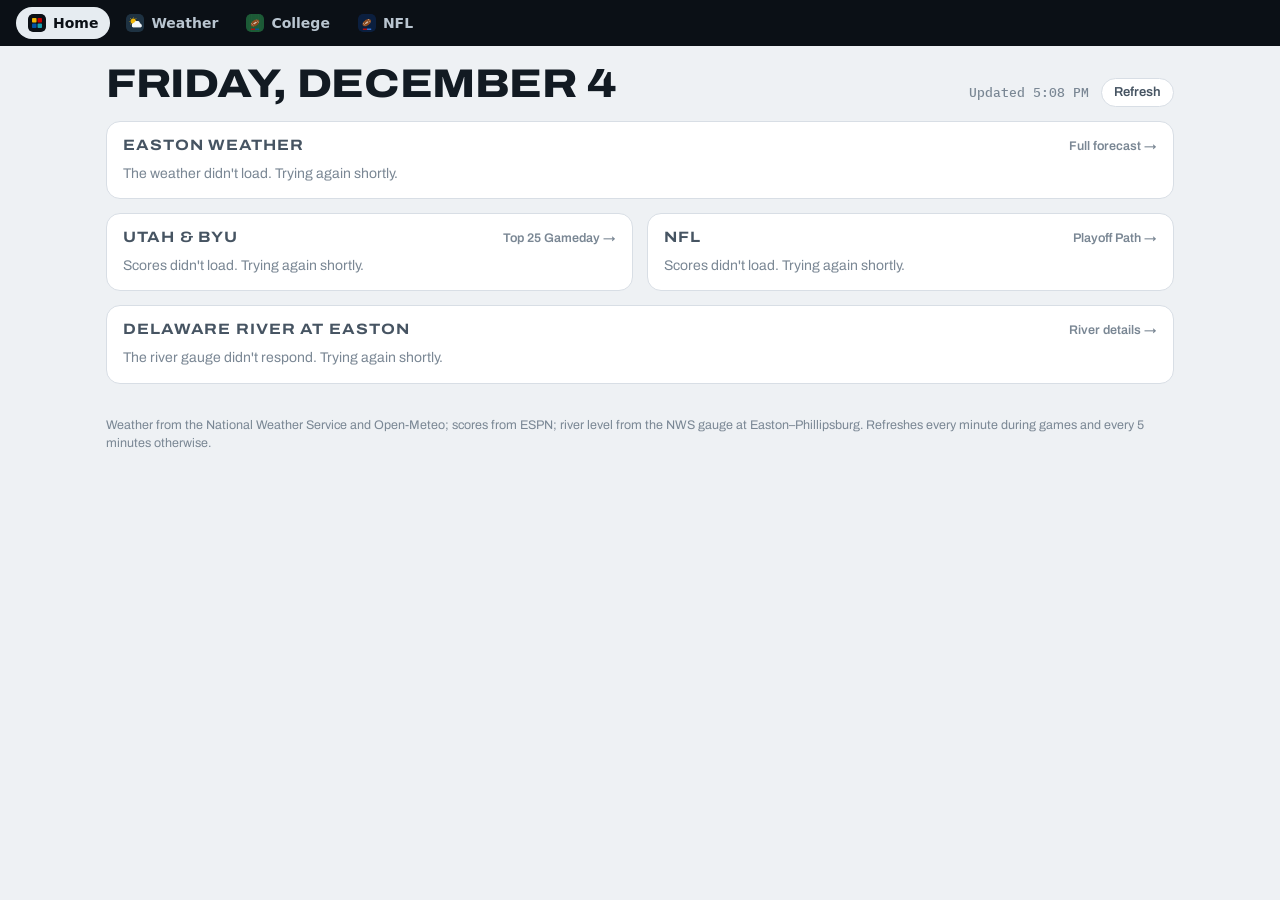
<file: index.html>
<!doctype html>
<html lang="en">
<head>
<meta charset="utf-8">
<meta name="viewport" content="width=device-width,initial-scale=1,viewport-fit=cover">
<title>Dashboards</title>
<link rel="manifest" href="index.webmanifest">
<meta name="theme-color" content="#0B1016">
<link rel="icon" type="image/png" href="icons/home-192.png">
<link rel="apple-touch-icon" href="icons/home-180.png">
<meta name="mobile-web-app-capable" content="yes">
<meta name="apple-mobile-web-app-capable" content="yes">
<meta name="apple-mobile-web-app-status-bar-style" content="black-translucent">
<meta name="apple-mobile-web-app-title" content="Dashboards">
<meta name="app-version" content="2026-11-08.3">
<link rel="stylesheet" href="assets/nav.css">
<link rel="preconnect" href="https://fonts.googleapis.com">
<link rel="preconnect" href="https://fonts.gstatic.com" crossorigin>
<link rel="stylesheet" href="https://fonts.googleapis.com/css2?family=Archivo:wdth,wght@62..125,300..800&family=IBM+Plex+Mono:wght@400;500;600&display=swap">
<style>
/* Layout: a date line, then four glance tiles (weather wide on top; college, NFL, river below).
   Each tile summarizes and links to its full page. */
:root{
  --bg:#EEF1F4; --surface:#FFFFFF; --surface-2:#F3F5F8; --ink:#121A22; --ink-2:#465462; --ink-3:#7A8794; --line:#D8DEE5;
  --warm:#D45A22; --cool:#2E6DB4; --live:#D24A0E; --live-bg:#FCE9DF; --win:#1F7A45; --loss:#B3261E; --warn:#C0392B; --river:#17707C;
  --utah:#C40000; --byu:#0054A6; --den:#E2470F; --phi:#00606B; --sf:#AA0000;
  --display:"Archivo","Helvetica Neue",Arial,sans-serif; --mono:"IBM Plex Mono",ui-monospace,Menlo,Consolas,monospace;
  color-scheme:light;
}
@media (prefers-color-scheme: dark){
  :root:not([data-theme="light"]){
    --bg:#0E141A; --surface:#151D25; --surface-2:#1B252F; --ink:#E5EBF0; --ink-2:#A5B1BC; --ink-3:#778490; --line:#25313C;
    --warm:#FF8A50; --cool:#79AEEA; --live:#FF7B42; --live-bg:#3A2117; --win:#5BCB8A; --loss:#FF7D6E; --warn:#FF6B5B; --river:#4FC1CF;
    --utah:#FF4B45; --byu:#6EA9EE; --den:#FF7A3D; --phi:#4FC1C9; --sf:#FF5A5A;
    color-scheme:dark;
  }
}
:root[data-theme="dark"]{
  --bg:#0E141A; --surface:#151D25; --surface-2:#1B252F; --ink:#E5EBF0; --ink-2:#A5B1BC; --ink-3:#778490; --line:#25313C;
  --warm:#FF8A50; --cool:#79AEEA; --live:#FF7B42; --live-bg:#3A2117; --win:#5BCB8A; --loss:#FF7D6E; --warn:#FF6B5B; --river:#4FC1CF;
  --utah:#FF4B45; --byu:#6EA9EE; --den:#FF7A3D; --phi:#4FC1C9; --sf:#FF5A5A;
  color-scheme:dark;
}
*{box-sizing:border-box}
html,body{margin:0}
body{background:var(--bg);color:var(--ink);font:15px/1.45 var(--display);font-variation-settings:"wdth" 100;-webkit-font-smoothing:antialiased;padding-bottom:env(safe-area-inset-bottom,0px)}
[hidden]{display:none!important}
a{color:inherit}
.wrap{max-width:1100px;margin:0 auto;padding-left:max(16px,env(safe-area-inset-left,0px));padding-right:max(16px,env(safe-area-inset-right,0px))}
main.wrap{padding-block:18px 32px;display:flex;flex-direction:column;gap:14px}
.dateline{display:flex;justify-content:space-between;align-items:baseline;gap:8px 16px;flex-wrap:wrap}
.dateline h1{margin:0;font:800 clamp(28px,5vw,40px)/1 var(--display);font-variation-settings:"wdth" 118;letter-spacing:-.01em;text-transform:uppercase}
.dateline .meta{font:500 12.5px/1.3 var(--mono);color:var(--ink-3);display:flex;gap:12px;align-items:center}
.dateline button{font:600 13px/1 var(--display);color:var(--ink-2);background:var(--surface);border:1px solid var(--line);border-radius:999px;padding:7px 12px;cursor:pointer}
.grid{display:grid;grid-template-columns:minmax(0,1fr);gap:14px}
@media (min-width:760px){.grid{grid-template-columns:repeat(2,minmax(0,1fr))}.tile.wide{grid-column:1/-1}}
.tile{background:var(--surface);border:1px solid var(--line);border-radius:14px;padding:14px 16px;display:flex;flex-direction:column;gap:10px;min-width:0;text-decoration:none;color:inherit;position:relative}
a.tile:hover{border-color:var(--ink-3)}
a.tile:focus-visible{outline:2px solid var(--cool);outline-offset:2px}
.th{display:flex;justify-content:space-between;align-items:baseline;gap:10px}
.th h2{margin:0;font:700 15px/1.2 var(--display);font-variation-settings:"wdth" 115;text-transform:uppercase;letter-spacing:.06em;color:var(--ink-2)}
.th .go{font:600 12.5px/1 var(--display);color:var(--ink-3);white-space:nowrap}
a.tile:hover .go{color:var(--ink)}
.fail{color:var(--ink-3);font-size:14px}
/* weather */
.wx{display:flex;flex-wrap:wrap;gap:12px 26px;align-items:center}
.wx .temp{font:200 64px/.9 var(--display);font-variation-settings:"wdth" 75;letter-spacing:-.02em}
.wx .temp sup{font-size:.35em;vertical-align:1.1em;color:var(--ink-3);font-weight:400;margin-left:2px}
.wx .cond{font:700 18px/1.2 var(--display)}
.wx .sub{color:var(--ink-2);font-size:14px}
.wx .hl{font:500 14px/1.3 var(--mono)} .wx .hl .h{color:var(--warm)} .wx .hl .l{color:var(--cool)}
.wx .next{flex:1 1 260px;min-width:0;border-left:1px solid var(--line);padding-left:18px;color:var(--ink-2);font-size:14px}
.wx .next b{color:var(--ink);display:block;font-size:13px;letter-spacing:.06em;text-transform:uppercase;margin-bottom:2px}
@media (max-width:560px){.wx .next{border-left:0;padding-left:0;border-top:1px solid var(--line);padding-top:10px}}
.alerts{display:flex;flex-direction:column;gap:6px}
.alert{border-left:5px solid var(--warn);background:var(--live-bg);border-radius:6px;padding:6px 10px;font-weight:700;font-size:14px;color:var(--ink)}
.alert span{font:500 12.5px/1.2 var(--mono);color:var(--ink-2);margin-left:6px}
.src{font:500 11.5px/1.3 var(--mono);color:var(--ink-3)}
/* games */
.rows{display:flex;flex-direction:column;gap:8px}
.row{--tc:var(--ink-3);display:grid;grid-template-columns:30px minmax(0,1fr) auto;gap:10px;align-items:center;padding:8px 10px;border-radius:10px;background:var(--surface-2);border-left:4px solid var(--tc)}
.row img{width:30px;height:30px;object-fit:contain}
.row .nm{font:700 16px/1.15 var(--display);min-width:0}
.row .nm small{display:block;font:500 12.5px/1.3 var(--mono);color:var(--ink-3);overflow:hidden;text-overflow:ellipsis;white-space:nowrap}
.row .st{text-align:right;font:500 13px/1.25 var(--mono);color:var(--ink-2);white-space:nowrap}
.row .st b{display:block;font:800 22px/1 var(--display);font-variation-settings:"wdth" 90;color:var(--ink);font-variant-numeric:tabular-nums}
.row .st.w b{color:var(--win)} .row .st.l b{color:var(--loss)}
.row .st.live{color:var(--live)}
.row.minor .nm{font-size:14.5px} .row.minor img{width:24px;height:24px} .row.minor{grid-template-columns:24px minmax(0,1fr) auto;padding:6px 10px}
.row.minor .st b{font-size:18px}
.dot{display:inline-block;width:7px;height:7px;border-radius:50%;background:var(--live);margin-right:5px;vertical-align:1px;animation:blink 1.2s infinite}
@keyframes blink{50%{opacity:.25}}
/* river */
.riv{display:flex;align-items:baseline;gap:10px;flex-wrap:wrap}
.riv .v{font:300 44px/1 var(--display);font-variation-settings:"wdth" 80;font-variant-numeric:tabular-nums}
.riv .v small{font:500 14px/1 var(--mono);color:var(--ink-3);margin-left:4px}
.riv .cat{font:600 13px/1 var(--mono)}
.bar{position:relative;height:10px;border-radius:5px;background:var(--surface-2);border:1px solid var(--line);overflow:hidden}
.bar i{position:absolute;left:0;top:0;bottom:0;background:var(--river)}
.bar s{position:absolute;top:0;bottom:0;width:2px;background:var(--warn);text-decoration:none}
footer.small{color:var(--ink-3);font-size:12.5px;padding-bottom:28px}
@media (prefers-reduced-motion:reduce){*{animation:none!important}}
</style>
</head>
<body>
<nav class="sitenav" aria-label="Dashboards"><div class="sitenav-in"><a href="./" aria-current="page"><img src="icons/home-64.png" alt="">Home</a><a href="weather.html"><img src="icons/weather-64.png" alt="">Weather</a><a href="college.html"><img src="icons/college-64.png" alt="">College</a><a href="nfl.html"><img src="icons/nfl-64.png" alt="">NFL</a></div></nav>

<main class="wrap">
  <div class="dateline">
    <h1 id="today">At a glance</h1>
    <div class="meta"><span id="updated">Loading…</span><button id="refresh" type="button">Refresh</button></div>
  </div>

  <div class="grid">
    <a class="tile wide" href="weather.html" id="t-wx">
      <div class="th"><h2>Easton weather</h2><span class="go">Full forecast →</span></div>
      <div id="wx"><div class="fail">Loading the weather…</div></div>
    </a>
    <a class="tile" href="college.html" id="t-cfb">
      <div class="th"><h2>Utah &amp; BYU</h2><span class="go">Top 25 Gameday →</span></div>
      <div class="rows" id="cfb"><div class="fail">Loading games…</div></div>
    </a>
    <a class="tile" href="nfl.html" id="t-nfl">
      <div class="th"><h2>NFL</h2><span class="go">Playoff Path →</span></div>
      <div class="rows" id="nfl"><div class="fail">Loading games…</div></div>
    </a>
    <a class="tile wide" href="weather.html#riv-h" id="t-riv">
      <div class="th"><h2>Delaware River at Easton</h2><span class="go">River details →</span></div>
      <div id="riv"><div class="fail">Loading the gauge…</div></div>
    </a>
  </div>
</main>
<footer class="wrap small">Weather from the National Weather Service and Open-Meteo; scores from ESPN; river level from the NWS gauge at Easton–Phillipsburg. Refreshes every minute during games and every 5 minutes otherwise.</footer>

<script>
(() => {
  "use strict";
  const LAT = 40.6910, LON = -75.2100, TZ = "America/New_York";
  const ESPN = "https://site.api.espn.com/apis/site/v2/sports/football";
  // ESPN team ids: Utah 254, BYU 252 (Big 12); Broncos 7, Eagles 21, 49ers 25.
  const CFB = [{ id: "254", name: "Utah", c: "--utah" }, { id: "252", name: "BYU", c: "--byu" }];
  const NFL = [{ id: "7", name: "Broncos", c: "--den", main: true }, { id: "21", name: "Eagles", c: "--phi" }, { id: "25", name: "49ers", c: "--sf" }];
  const $ = id => document.getElementById(id);
  const esc = s => String(s ?? "").replace(/[&<>"']/g, c => ({ "&": "&amp;", "<": "&lt;", ">": "&gt;", '"': "&quot;", "'": "&#39;" }[c]));
  const fmt = o => new Intl.DateTimeFormat("en-US", Object.assign({ timeZone: TZ }, o));
  const fDay = fmt({ weekday: "long", month: "long", day: "numeric" }), fTime = fmt({ hour: "numeric", minute: "2-digit" }),
        fKick = fmt({ weekday: "short", hour: "numeric", minute: "2-digit" }), fShort = fmt({ weekday: "short", month: "short", day: "numeric" });
  let anyLive = false, timer = null;

  async function getJSON(url, ms = 15000) {
    const c = new AbortController(); const t = setTimeout(() => c.abort(), ms);
    try { const r = await fetch(url, { signal: c.signal, headers: url.includes("weather.gov") ? { Accept: "application/geo+json" } : {} }); if (!r.ok) throw new Error("HTTP " + r.status); return await r.json(); }
    finally { clearTimeout(t); }
  }
  const WMO = c => c == null ? "" : c === 0 ? "Clear" : c <= 2 ? "Partly cloudy" : c === 3 ? "Cloudy" : c <= 48 ? "Fog"
    : c <= 57 ? "Drizzle" : c <= 67 ? "Rain" : c <= 77 ? "Snow" : c <= 82 ? "Rain showers" : c <= 86 ? "Snow showers" : "Thunderstorms";

  /* ---------- weather ---------- */
  let pointsP = null;
  async function loadWx() {
    const [om, fc, al] = await Promise.allSettled([
      getJSON(`https://api.open-meteo.com/v1/forecast?latitude=${LAT}&longitude=${LON}&current=temperature_2m,apparent_temperature,weather_code&daily=temperature_2m_max,temperature_2m_min&temperature_unit=fahrenheit&timezone=${encodeURIComponent(TZ)}&forecast_days=1`),
      (pointsP = pointsP || getJSON(`https://api.weather.gov/points/${LAT},${LON}`)).then(p => getJSON(p.properties.forecast)),
      getJSON(`https://api.weather.gov/alerts/active?point=${LAT},${LON}`)
    ]);
    if (fc.status === "rejected") pointsP = null;
    const cur = om.status === "fulfilled" ? om.value.current : null;
    const daily = om.status === "fulfilled" ? om.value.daily : null;
    const periods = fc.status === "fulfilled" ? fc.value.properties.periods || [] : [];
    const alerts = al.status === "fulfilled" ? (al.value.features || []).map(f => f.properties) : [];
    if (!cur && !periods.length) { $("wx").innerHTML = `<div class="fail">The weather didn't load. Trying again shortly.</div>`; return; }
    const p0 = periods[0], p1 = periods[1];
    const hi = p0?.isDaytime ? p0.temperature : daily ? Math.round(daily.temperature_2m_max[0]) : null;
    const lo = p0 && !p0.isDaytime ? p0.temperature : p1 && !p1.isDaytime ? p1.temperature : daily ? Math.round(daily.temperature_2m_min[0]) : null;
    const feels = cur && Math.abs(cur.apparent_temperature - cur.temperature_2m) >= 2 ? `Feels like ${Math.round(cur.apparent_temperature)}°` : "";
    $("wx").innerHTML = `
      ${alerts.length ? `<div class="alerts">${alerts.slice(0, 3).map(a => `<div class="alert">${esc(a.event)}${a.ends || a.expires ? `<span>until ${esc(fShort.format(new Date(a.ends || a.expires)))} ${esc(fTime.format(new Date(a.ends || a.expires)))}</span>` : ""}</div>`).join("")}</div>` : ""}
      <div class="wx">
        ${cur ? `<div class="temp">${Math.round(cur.temperature_2m)}<sup>°F</sup></div>
        <div><div class="cond">${esc(WMO(cur.weather_code))}</div><div class="sub">${esc(feels)}</div>
          <div class="hl">${hi != null ? `<span class="h">H ${hi}°</span>` : ""}${hi != null && lo != null ? " · " : ""}${lo != null ? `<span class="l">L ${lo}°</span>` : ""}</div></div>` : ""}
        ${p0 ? `<div class="next"><b>${esc(p0.name)}</b>${esc(p0.detailedForecast)}</div>` : ""}
      </div>
      ${cur ? `<div class="src">Current conditions: Open-Meteo model estimate for Easton. Forecast and alerts: National Weather Service.</div>` : ""}`;
  }

  /* ---------- games ---------- */
  function norm(ev) {
    const c = ev.competitions?.[0] || {}; const ty = (c.status || ev.status || {}).type || {};
    const cs = (c.competitors || []).map(x => ({
      id: String(x.team?.id ?? x.id), abbr: x.team?.abbreviation || "", name: x.team?.shortDisplayName || x.team?.location || "", logo: x.team?.logo || x.team?.logos?.[0]?.href || "",
      score: x.score == null ? null : typeof x.score === "object" ? (x.score.displayValue ?? x.score.value) : x.score, ha: x.homeAway, winner: x.winner === true,
      rank: x.curatedRank?.current && x.curatedRank.current <= 25 ? x.curatedRank.current : null,
      rec: (x.records || []).find(r => r.type === "total")?.summary || x.records?.[0]?.summary || ""
    }));
    return { id: ev.id, date: new Date(ev.date), state: ty.state || "pre", detail: ty.shortDetail || "", cs, neutral: !!c.neutralSite, tv: c.broadcasts?.[0]?.names?.[0] || "" };
  }
  function row(team, events, minor) {
    const g = events.find(e => e.cs.some(x => x.id === team.id));
    if (!g) return `<div class="row${minor ? " minor" : ""}" style="--tc:var(${team.c})"><span></span><span class="nm">${esc(team.name)}<small>No game this week</small></span><span class="st">Bye</span></div>`;
    const me = g.cs.find(x => x.id === team.id), op = g.cs.find(x => x.id !== team.id) || {};
    const vs = me.ha === "home" || g.neutral ? "vs" : "at";
    const opTxt = `${vs} ${op.rank ? "#" + op.rank + " " : ""}${op.name || op.abbr}`;
    let st;
    if (g.state === "in") { anyLive = true; st = `<span class="st live"><b>${esc(me.score)}–${esc(op.score)}</b><span class="dot"></span>${esc(g.detail)}</span>`; }
    else if (g.state === "post") { const w = me.winner, l = op.winner; st = `<span class="st ${w ? "w" : l ? "l" : ""}"><b>${w ? "W" : l ? "L" : "T"} ${esc(me.score)}–${esc(op.score)}</b>${esc(g.detail || "Final")}</span>`; }
    else st = `<span class="st"><b style="font-size:16px">${esc(fKick.format(g.date))}</b>${esc(g.tv)}</span>`;
    return `<div class="row${minor ? " minor" : ""}" style="--tc:var(${team.c})">${me.logo ? `<img src="${esc(me.logo)}" alt="" loading="lazy">` : "<span></span>"}
      <span class="nm">${me.rank ? `<span style="color:var(--ink-3);font-size:.8em">#${me.rank}</span> ` : ""}${esc(team.name)}<small>${esc(me.rec)} · ${esc(opTxt)}</small></span>${st}</div>`;
  }
  async function loadGames() {
    const [cf, nf] = await Promise.allSettled([
      getJSON(`${ESPN}/college-football/scoreboard?groups=4`),   // Big 12 games this week (small; covers Utah and BYU)
      getJSON(`${ESPN}/nfl/scoreboard`)
    ]);
    if (cf.status === "fulfilled") { const evs = (cf.value.events || []).map(norm); $("cfb").innerHTML = CFB.map(t => row(t, evs)).join(""); }
    else $("cfb").innerHTML = `<div class="fail">Scores didn't load. Trying again shortly.</div>`;
    if (nf.status === "fulfilled") { const evs = (nf.value.events || []).map(norm); $("nfl").innerHTML = NFL.map(t => row(t, evs, !t.main)).join(""); }
    else $("nfl").innerHTML = `<div class="fail">Scores didn't load. Trying again shortly.</div>`;
  }

  /* ---------- river ---------- */
  async function loadRiver() {
    try {
      const g = await getJSON("https://api.water.noaa.gov/nwps/v1/gauges/ESTN4");
      const o = g.status?.observed, f = g.status?.forecast, cats = g.flood?.categories || {};
      if (o?.primary == null || o.primary < -900) throw new Error("no reading");
      const minor = cats.minor?.stage ?? 22, major = cats.major?.stage ?? 30, max = Math.max(major + 2, o.primary + 1);
      const catTxt = { no_flooding: "Normal", action: "Near flood stage", minor: "Minor flooding", moderate: "Moderate flooding", major: "Major flooding" }[o.floodCategory] || "Normal";
      $("riv").innerHTML = `<div class="riv"><span class="v">${o.primary.toFixed(2)}<small>ft</small></span><span class="cat" style="color:${o.floodCategory && o.floodCategory !== "no_flooding" ? "var(--warn)" : "var(--win)"}">${catTxt}</span>
          <span class="src">Reading at ${esc(fTime.format(new Date(o.validTime)))}${f?.primary != null && f.primary > -900 ? ` · forecast ${f.primary.toFixed(1)} ft by ${esc(fShort.format(new Date(f.validTime)))}` : ""} · flood stage ${minor} ft</span></div>
        <div class="bar" aria-hidden="true"><i style="width:${Math.min(100, o.primary / max * 100).toFixed(1)}%"></i><s style="left:${(minor / max * 100).toFixed(1)}%"></s></div>`;
    } catch (e) { $("riv").innerHTML = `<div class="fail">The river gauge didn't respond. Trying again shortly.</div>`; }
  }

  async function loadAll() {
    anyLive = false;
    $("refresh").textContent = "Refreshing…";
    $("today").textContent = fDay.format(new Date());
    await Promise.allSettled([loadWx(), loadGames(), loadRiver()]);
    $("refresh").textContent = "Refresh";
    $("updated").textContent = "Updated " + fTime.format(new Date());
    clearTimeout(timer);
    timer = setTimeout(() => { if (!document.hidden) loadAll(); }, anyLive ? 60e3 : 5 * 60e3);
  }
  document.addEventListener("visibilitychange", () => { if (!document.hidden) loadAll(); });
  $("refresh").addEventListener("click", e => { e.preventDefault(); loadAll(); });
  loadAll();
})();
</script>
<script src="assets/update.js" defer></script>
</body>
</html>
</file>
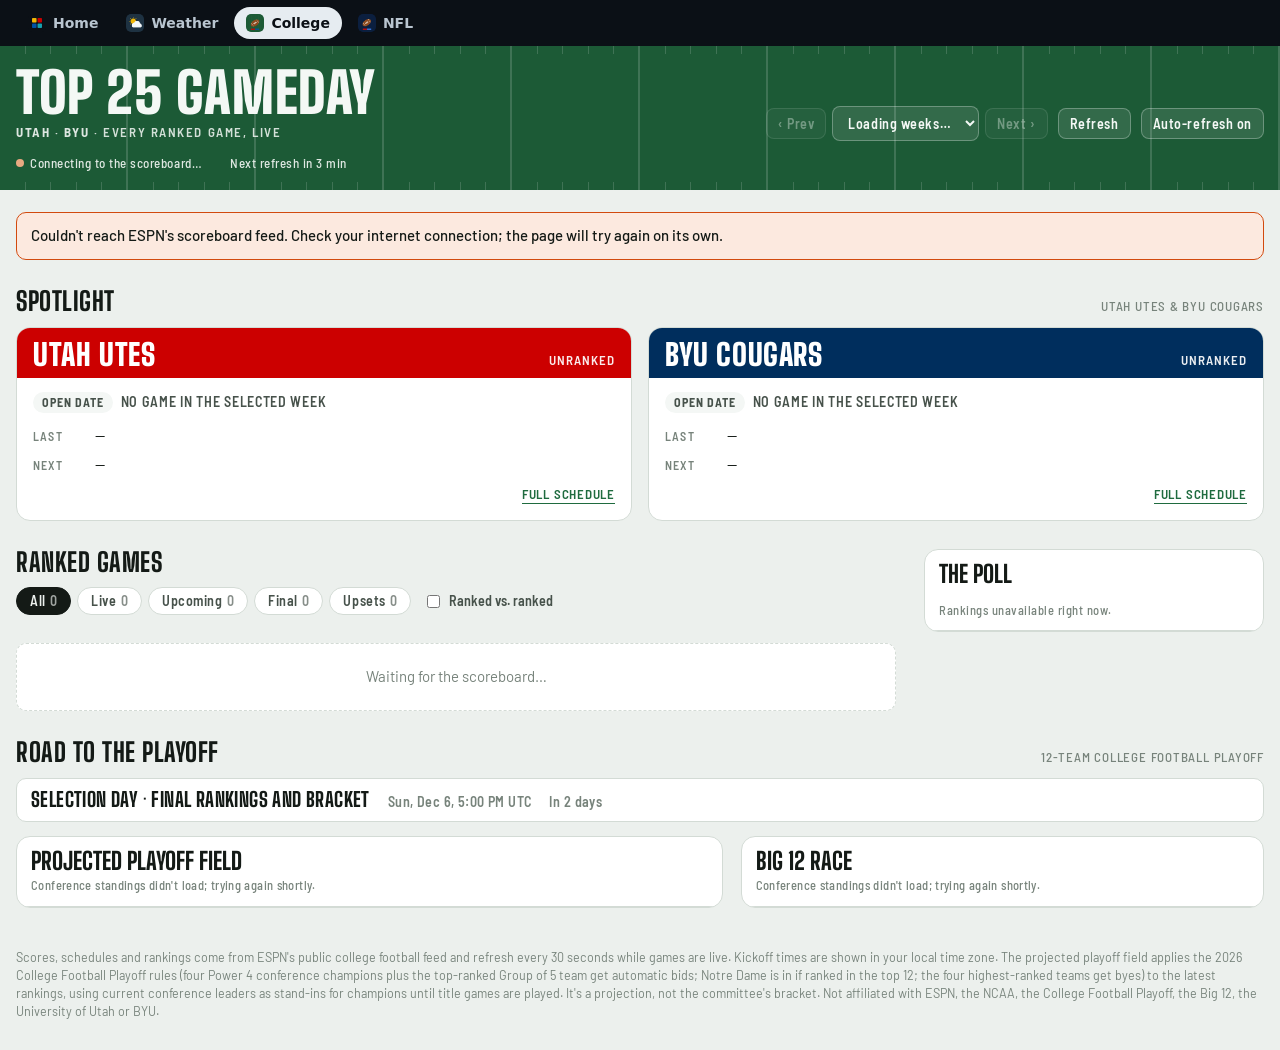
<file: college.html>
<!doctype html>
<html lang="en">
<head>
<meta charset="utf-8">
<meta name="viewport" content="width=device-width,initial-scale=1,viewport-fit=cover">
<title>Top 25 Gameday</title>
<link rel="manifest" href="college.webmanifest">
<meta name="theme-color" content="#0B1016">
<link rel="icon" type="image/png" href="icons/college-192.png">
<link rel="apple-touch-icon" href="icons/college-180.png">
<meta name="mobile-web-app-capable" content="yes">
<meta name="apple-mobile-web-app-capable" content="yes">
<meta name="apple-mobile-web-app-status-bar-style" content="black-translucent">
<meta name="apple-mobile-web-app-title" content="College">
<meta name="app-version" content="2026-11-08.3">
<link rel="stylesheet" href="assets/nav.css">
<link rel="preconnect" href="https://fonts.googleapis.com">
<link rel="preconnect" href="https://fonts.gstatic.com" crossorigin>
<link rel="stylesheet" href="https://fonts.googleapis.com/css2?family=Big+Shoulders+Display:wght@700;800;900&family=Barlow:wght@400;500;600;700&family=Barlow+Semi+Condensed:wght@500;600;700&display=swap">
<style>
/* Layout: turf-green header band with yard lines, then the Utah/BYU spotlight pair,
   then a two-column field: ranked games grid (left) and the poll (right). */
:root{
  --bg:#ECF0ED; --surface:#FFFFFF; --surface-2:#F4F7F5; --ink:#141A16; --ink-2:#47524B; --ink-3:#77837B;
  --line:#D3DBD5; --field:#1C5A36; --field-2:#174C2E; --chalk:#F4F8F5;
  --accent:#1F6B3F; --live:#D24A0E; --live-bg:#FCE9DF; --win:#1D7443; --loss:#A8281C; --gold:#9A6A00; --gold-bg:#FBF0D3;
  --utah:#C40000; --utah-band:#CC0000; --utah-soft:#FBE7E7;
  --byu:#0054A6; --byu-band:#002E5D; --byu-soft:#E3EDF8;
  --display:"Big Shoulders Display","Barlow Semi Condensed","Arial Narrow",Impact,sans-serif;
  --body:"Barlow",system-ui,-apple-system,"Segoe UI",Roboto,sans-serif;
  --label:"Barlow Semi Condensed","Barlow","Arial Narrow",system-ui,sans-serif;
  --r:10px;
  color-scheme:light;
}
@media (prefers-color-scheme: dark){
  :root:not([data-theme="light"]){
    --bg:#0D1310; --surface:#151D18; --surface-2:#1B241F; --ink:#E6ECE8; --ink-2:#A6B2AA; --ink-3:#7A877F;
    --line:#29342D; --field:#123C25; --field-2:#0E301D; --chalk:#E9F1EC;
    --accent:#56C487; --live:#FF7B42; --live-bg:#3A2117; --win:#5BCB8A; --loss:#FF7D6E; --gold:#E9B949; --gold-bg:#33290F;
    --utah:#FF4B45; --utah-band:#B30000; --utah-soft:#2E1717;
    --byu:#6EA9EE; --byu-band:#123F73; --byu-soft:#14243A;
    color-scheme:dark;
  }
}
:root[data-theme="dark"]{
  --bg:#0D1310; --surface:#151D18; --surface-2:#1B241F; --ink:#E6ECE8; --ink-2:#A6B2AA; --ink-3:#7A877F;
  --line:#29342D; --field:#123C25; --field-2:#0E301D; --chalk:#E9F1EC;
  --accent:#56C487; --live:#FF7B42; --live-bg:#3A2117; --win:#5BCB8A; --loss:#FF7D6E; --gold:#E9B949; --gold-bg:#33290F;
  --utah:#FF4B45; --utah-band:#B30000; --utah-soft:#2E1717;
  --byu:#6EA9EE; --byu-band:#123F73; --byu-soft:#14243A;
  color-scheme:dark;
}
*{box-sizing:border-box}
html,body{margin:0}
body{background:var(--bg);color:var(--ink);font:15px/1.45 var(--body);-webkit-font-smoothing:antialiased;
  padding-top:env(safe-area-inset-top,0px);padding-bottom:env(safe-area-inset-bottom,0px)}
img{max-width:100%}
[hidden]{display:none!important}
a{color:inherit}
button,select,input{font:inherit;color:inherit}
:focus-visible{outline:2px solid var(--accent);outline-offset:2px;border-radius:4px}
.wrap{max-width:1280px;margin:0 auto;padding-left:max(16px,env(safe-area-inset-left,0px));padding-right:max(16px,env(safe-area-inset-right,0px))}
.num{font-variant-numeric:tabular-nums}

/* ---------- Header band ---------- */
.band{background:var(--field);color:var(--chalk);position:relative;overflow:hidden}
.band::before{content:"";position:absolute;inset:0;pointer-events:none;opacity:.16;
  background:
   repeating-linear-gradient(90deg, transparent 0 calc(10% - 2px), var(--chalk) calc(10% - 2px) 10%),
   repeating-linear-gradient(90deg, transparent 0 calc(2% - 1px), var(--chalk) calc(2% - 1px) 2%) bottom/100% 8px no-repeat,
   repeating-linear-gradient(90deg, transparent 0 calc(2% - 1px), var(--chalk) calc(2% - 1px) 2%) top/100% 8px no-repeat}
.band .wrap{position:relative;padding-block:22px 18px;display:flex;flex-wrap:wrap;gap:14px 28px;align-items:end;justify-content:space-between}
.brand h1{margin:0;font:900 clamp(34px,6vw,56px)/.9 var(--display);letter-spacing:.01em;text-transform:uppercase;text-wrap:balance}
.brand p{margin:6px 0 0;font:600 13px/1.3 var(--label);letter-spacing:.12em;text-transform:uppercase;opacity:.85}
.brand p b{color:#fff}
.controls{display:flex;flex-wrap:wrap;gap:10px;align-items:center}
.ctl{background:rgba(255,255,255,.1);border:1px solid rgba(255,255,255,.28);color:var(--chalk);border-radius:8px;padding:7px 11px;
  font:600 14px/1.1 var(--label);letter-spacing:.04em;cursor:pointer}
.ctl:hover{background:rgba(255,255,255,.18)}
select.ctl option{color:#141A16}
.wknav{display:inline-flex;gap:6px;align-items:center;min-width:0;max-width:100%}
.wknav select{min-width:0;max-width:min(240px,48vw)}
.ctl:disabled{opacity:.4;cursor:default}
.ctl.toggle[aria-pressed="false"]{opacity:.65}
.meta{font:500 13px/1.3 var(--label);letter-spacing:.04em;opacity:.9;display:flex;gap:6px 14px;flex-wrap:wrap;width:100%}
.meta .dot{display:inline-block;width:8px;height:8px;border-radius:50%;background:#FFB28A;margin-right:6px;vertical-align:1px}
.meta .dot.on{background:#FF6A2B;box-shadow:0 0 0 0 rgba(255,106,43,.7);animation:pulse 1.6s infinite}
@keyframes pulse{0%{box-shadow:0 0 0 0 rgba(255,106,43,.6)}70%{box-shadow:0 0 0 8px rgba(255,106,43,0)}100%{box-shadow:0 0 0 0 rgba(255,106,43,0)}}

main.wrap{padding-block:22px 40px;display:flex;flex-direction:column;gap:28px}
.err{background:var(--live-bg);color:var(--ink);border:1px solid var(--live);border-radius:var(--r);padding:12px 14px;font-weight:500}
.sec-h{display:flex;align-items:baseline;justify-content:space-between;gap:10px;flex-wrap:wrap;margin:0 0 12px}
.sec-h h2{margin:0;font:800 26px/1 var(--display);text-transform:uppercase;letter-spacing:.02em}
.sec-h .sub{color:var(--ink-3);font:500 13px/1.3 var(--label);letter-spacing:.06em;text-transform:uppercase}

/* ---------- Spotlight ---------- */
.spots{display:grid;grid-template-columns:repeat(auto-fit,minmax(min(100%,460px),1fr));gap:16px}
.spot{--team:var(--ink);--team-band:var(--ink);--team-soft:var(--surface-2);background:var(--surface);border-radius:14px;overflow:hidden;
  border:1px solid var(--line);display:flex;flex-direction:column;min-width:0}
.spot.utah{--team:var(--utah);--team-band:var(--utah-band);--team-soft:var(--utah-soft)}
.spot.byu{--team:var(--byu);--team-band:var(--byu-band);--team-soft:var(--byu-soft)}
.spot.both{grid-column:1/-1}
.spot-band{background:var(--team-band);color:#fff;padding:12px 16px 10px;display:flex;justify-content:space-between;align-items:end;gap:10px;flex-wrap:wrap}
.spot.both .spot-band{background:linear-gradient(100deg,var(--utah-band) 0 49.5%,var(--byu-band) 50.5% 100%)}
.spot-band .nm{font:900 30px/.95 var(--display);text-transform:uppercase;letter-spacing:.02em}
.spot-band .tag{font:600 13px/1.2 var(--label);letter-spacing:.08em;text-transform:uppercase;opacity:.92}
.spot-body{padding:14px 16px 16px;display:flex;flex-direction:column;gap:12px;flex:1}
.spot-status{display:flex;gap:8px;align-items:center;flex-wrap:wrap;font:600 14px/1.2 var(--label);letter-spacing:.05em;text-transform:uppercase;color:var(--ink-2)}
.bug{display:flex;flex-direction:column;gap:6px}
.bug-row{display:grid;grid-template-columns:40px minmax(0,1fr) auto;gap:12px;align-items:center;padding:6px 10px;border-radius:8px}
.bug-row.fav{background:var(--team-soft)}
.spot.both .bug-row.fav.u{background:var(--utah-soft)}
.spot.both .bug-row.fav.b{background:var(--byu-soft)}
.bug-row img{width:40px;height:40px;object-fit:contain}
.bug-row .tn{font:700 19px/1.15 var(--body);min-width:0;overflow-wrap:anywhere}
.bug-row .tn small{display:block;font:500 13px/1.2 var(--label);color:var(--ink-3);letter-spacing:.03em}
.bug-row .rk{font:700 13px/1 var(--label);color:var(--ink-3);margin-right:5px}
.bug-row .big{font:800 46px/1 var(--display);font-variant-numeric:tabular-nums;min-width:2ch;text-align:right}
.bug-row.lose .big,.bug-row.lose .tn{color:var(--ink-3)}
.lines{overflow-x:auto}
.lines table{border-collapse:collapse;width:100%;font:600 14px/1 var(--label);font-variant-numeric:tabular-nums;min-width:280px}
.lines th,.lines td{padding:6px 8px;text-align:center;border-bottom:1px solid var(--line)}
.lines th{color:var(--ink-3);font-weight:600;font-size:12px;letter-spacing:.08em}
.lines td:first-child,.lines th:first-child{text-align:left}
.lines td.t{font-weight:700;color:var(--ink)}
.play{background:var(--surface-2);border-radius:8px;padding:10px 12px;font-size:14px;color:var(--ink-2)}
.play b{display:block;font:600 12px/1 var(--label);letter-spacing:.1em;text-transform:uppercase;color:var(--ink-3);margin-bottom:5px}
.spot-foot{margin-top:auto;display:flex;justify-content:space-between;gap:8px 14px;flex-wrap:wrap;font-size:13px;color:var(--ink-3);align-items:center}
.gc{font:600 13px/1 var(--label);letter-spacing:.06em;text-transform:uppercase;color:var(--accent);text-decoration:none;border-bottom:1px solid currentColor;padding-bottom:2px}
.gc:hover{color:var(--ink)}
.offweek{display:grid;gap:8px}
.offweek .ln{display:grid;grid-template-columns:52px minmax(0,1fr);gap:10px;align-items:baseline;font-size:15px}
.offweek .ln b{font:600 12px/1 var(--label);letter-spacing:.1em;text-transform:uppercase;color:var(--ink-3)}

/* mini field */
.fieldbar{position:relative;height:34px;border-radius:6px;overflow:hidden;background:var(--field);
  background-image:repeating-linear-gradient(90deg,transparent 0 calc(10% - 1px),rgba(255,255,255,.35) calc(10% - 1px) 10%);
  margin-inline:0}
.fieldbar .ez{position:absolute;top:0;bottom:0;width:8%;display:grid;place-items:center;color:#fff;font:800 11px/1 var(--label);letter-spacing:.08em;writing-mode:vertical-rl;transform:rotate(180deg)}
.fieldbar .ez.r{right:0;transform:none}
.fieldbar .play-area{position:absolute;left:8%;right:8%;top:0;bottom:0}
.fieldbar .ball{position:absolute;top:50%;width:16px;height:10px;margin:-5px 0 0 -8px;background:#8B4A1E;border:1.5px solid #fff;border-radius:50%;transition:left .6s ease}
.fieldbar .arrow{position:absolute;top:50%;height:2px;background:#FFD24A;margin-top:-1px;transition:left .6s ease,width .6s ease}
.fieldbar .rz{position:absolute;top:0;bottom:0;background:rgba(220,40,40,.28)}
.fieldcap{display:flex;justify-content:space-between;gap:8px;font:600 13px/1.2 var(--label);letter-spacing:.04em;color:var(--ink-2);margin-top:6px;flex-wrap:wrap}
.fieldcap .rzt{color:var(--loss)}

/* ---------- Pills & chips ---------- */
.pill{display:inline-flex;align-items:center;gap:6px;border-radius:999px;padding:3px 9px;font:700 12px/1.2 var(--label);letter-spacing:.08em;text-transform:uppercase;background:var(--surface-2);color:var(--ink-2);white-space:nowrap}
.pill.live{background:var(--live-bg);color:var(--live)}
.pill.live::before{content:"";width:7px;height:7px;border-radius:50%;background:currentColor;animation:blink 1.2s infinite}
@keyframes blink{50%{opacity:.25}}
.pill.final{background:transparent;border:1px solid var(--line);color:var(--ink-2)}
.chip{display:inline-block;border-radius:4px;padding:2px 6px;font:700 11px/1.2 var(--label);letter-spacing:.08em;text-transform:uppercase;background:var(--gold-bg);color:var(--gold)}
.chip.rr{background:var(--surface-2);color:var(--ink-2);border:1px solid var(--line)}

/* ---------- Main columns ---------- */
.cols{display:grid;grid-template-columns:minmax(0,1fr);gap:28px}
@media (min-width:1060px){.cols{grid-template-columns:minmax(0,1fr) 340px}}
.tabs{display:flex;flex-wrap:wrap;gap:6px;align-items:center}
.tab{background:var(--surface);border:1px solid var(--line);border-radius:999px;padding:6px 13px;cursor:pointer;font:600 14px/1 var(--label);letter-spacing:.04em;color:var(--ink-2)}
.tab[aria-pressed="true"]{background:var(--ink);color:var(--bg);border-color:var(--ink)}
.tab .c{opacity:.65;margin-left:4px;font-variant-numeric:tabular-nums}
.chk{display:inline-flex;gap:6px;align-items:center;font:600 14px/1 var(--label);color:var(--ink-2);margin-left:6px;cursor:pointer}
.games{display:grid;grid-template-columns:repeat(auto-fill,minmax(min(100%,290px),1fr));gap:12px;margin-top:14px}
.game{background:var(--surface);border:1px solid var(--line);border-radius:var(--r);padding:10px 12px 10px;display:flex;flex-direction:column;gap:6px;min-width:0}
.game.live{border-color:color-mix(in srgb,var(--live) 45%,var(--line))}
.game.utah{box-shadow:inset 4px 0 0 var(--utah)}
.game.byu{box-shadow:inset 4px 0 0 var(--byu)}
.game.utah.byu{box-shadow:inset 4px 0 0 var(--utah),inset -4px 0 0 var(--byu)}
.g-top{display:flex;justify-content:space-between;align-items:center;gap:8px;flex-wrap:wrap;min-height:22px}
.g-top .tv{font:600 12px/1 var(--label);letter-spacing:.06em;color:var(--ink-3);text-transform:uppercase}
.trow{display:grid;grid-template-columns:24px 26px minmax(0,1fr) auto;gap:8px;align-items:center}
.trow img{width:26px;height:26px;object-fit:contain}
.trow .rk{font:700 13px/1 var(--label);color:var(--ink-3);text-align:right;font-variant-numeric:tabular-nums}
.trow .tn{font-weight:600;font-size:15.5px;min-width:0;overflow:hidden;text-overflow:ellipsis;white-space:nowrap}
.trow .tn small{font:500 12.5px/1 var(--label);color:var(--ink-3);margin-left:6px;letter-spacing:.02em}
.trow .sc{font:800 26px/1 var(--display);font-variant-numeric:tabular-nums;min-width:2ch;text-align:right;display:flex;align-items:center;gap:6px}
.trow.lose .tn,.trow.lose .sc{color:var(--ink-3)}
.trow.fav-utah .tn{color:var(--utah)}
.trow.fav-byu .tn{color:var(--byu)}
.ballico{width:12px;height:8px;flex:none;color:var(--live)}
.g-foot{display:flex;justify-content:space-between;align-items:center;gap:6px 10px;flex-wrap:wrap;border-top:1px solid var(--line);padding-top:7px;margin-top:2px;font-size:13px;color:var(--ink-3)}
.g-foot .dd{color:var(--ink-2);font-weight:600}
.g-foot .dd.rz{color:var(--loss)}
.empty{background:var(--surface);border:1px dashed var(--line);border-radius:var(--r);padding:22px;color:var(--ink-3);text-align:center;margin-top:14px}

/* ---------- Poll ---------- */
.poll{background:var(--surface);border:1px solid var(--line);border-radius:14px;overflow:hidden;align-self:start}
@media (min-width:1060px){.poll{position:sticky;top:12px}}
.poll-h{padding:12px 14px;border-bottom:1px solid var(--line);display:flex;flex-direction:column;gap:8px}
.poll-h h2{margin:0;font:800 24px/1 var(--display);text-transform:uppercase}
.poll-h .sub{font:500 12.5px/1.3 var(--label);color:var(--ink-3);letter-spacing:.04em}
.poll ol{list-style:none;margin:0;padding:0}
.poll li{display:grid;grid-template-columns:26px 28px 22px minmax(0,1fr) auto;gap:8px;align-items:center;padding:7px 14px;border-bottom:1px solid var(--line);font-size:14.5px}
.poll li:last-child{border-bottom:0}
.poll li.utah{background:var(--utah-soft)}
.poll li.byu{background:var(--byu-soft)}
.poll .pr{font:800 20px/1 var(--display);text-align:right;font-variant-numeric:tabular-nums}
.poll .tr{font:600 11px/1 var(--label);text-align:center;color:var(--ink-3)}
.poll .tr.up{color:var(--win)} .poll .tr.dn{color:var(--loss)}
.poll img{width:22px;height:22px;object-fit:contain}
.poll .pt{min-width:0;font-weight:600;overflow:hidden;text-overflow:ellipsis;white-space:nowrap}
.poll .pt small{font:500 12px/1 var(--label);color:var(--ink-3);margin-left:5px}
.poll .ws{font:600 12.5px/1.15 var(--label);letter-spacing:.02em;text-align:right;white-space:nowrap;font-variant-numeric:tabular-nums;color:var(--ink-3)}
.poll .ws.w{color:var(--win)} .poll .ws.l{color:var(--loss)} .poll .ws.lv{color:var(--live)}
.rv{padding:10px 14px;border-top:1px solid var(--line);font-size:13.5px;color:var(--ink-2)}
.rv b{font:600 12px/1 var(--label);letter-spacing:.1em;text-transform:uppercase;color:var(--ink-3);display:block;margin-bottom:4px}
.pollsel{display:flex;gap:6px;flex-wrap:wrap}
.pollsel .tab{padding:4px 10px;font-size:13px}

/* ---------- Road to the Playoff ---------- */
.cfp-next{display:flex;flex-wrap:wrap;gap:6px 18px;align-items:baseline;background:var(--surface);border:1px solid var(--line);border-radius:10px;padding:10px 14px;margin-bottom:14px;font:600 14px/1.3 var(--label);letter-spacing:.03em}
.cfp-next b{font:800 20px/1 var(--display);text-transform:uppercase;letter-spacing:.02em}
.cfp-next span{color:var(--ink-3)}
.road{display:grid;grid-template-columns:minmax(0,1fr);gap:18px}
@media (min-width:1060px){.road{grid-template-columns:minmax(0,1.35fr) minmax(0,1fr)}}
.rcard{background:var(--surface);border:1px solid var(--line);border-radius:14px;overflow:hidden;min-width:0;align-self:start}
.rcard-h{padding:12px 14px;border-bottom:1px solid var(--line);display:flex;flex-direction:column;gap:4px}
.rcard-h h3{margin:0;font:800 24px/1 var(--display);text-transform:uppercase}
.rcard-h .sub{font:500 12.5px/1.35 var(--label);color:var(--ink-3);letter-spacing:.03em}
.favpath{display:grid;gap:6px;padding:10px 14px;border-bottom:1px solid var(--line)}
.favpath div{font-size:14px;color:var(--ink-2);padding:7px 10px;border-radius:8px}
.favpath .utah{background:var(--utah-soft)} .favpath .byu{background:var(--byu-soft)}
.favpath b{color:var(--ink)}
.quads{display:grid;grid-template-columns:minmax(0,1fr);gap:0}
.semi{font:600 11.5px/1 var(--label);letter-spacing:.12em;text-transform:uppercase;color:var(--ink-3);padding:10px 14px 4px}
.quad{display:grid;grid-template-columns:minmax(0,1fr) minmax(0,1.25fr);gap:10px;align-items:center;padding:8px 14px;border-bottom:1px solid var(--line)}
.quad .vs{font:600 11px/1 var(--label);color:var(--ink-3);text-transform:uppercase;letter-spacing:.08em;margin-bottom:4px}
.bt{display:grid;grid-template-columns:24px 22px minmax(0,1fr);gap:7px;align-items:center;font-size:14px;padding:3px 0}
.bt .sd{font:800 18px/1 var(--display);text-align:right;font-variant-numeric:tabular-nums}
.bt img{width:22px;height:22px;object-fit:contain}
.bt .nm{min-width:0;overflow:hidden;text-overflow:ellipsis;white-space:nowrap;font-weight:600}
.bt .nm small{font:500 11.5px/1 var(--label);color:var(--ink-3);margin-left:5px;font-weight:500;letter-spacing:.02em}
.bt.utah .nm{color:var(--utah)} .bt.byu .nm{color:var(--byu)}
.bt.bye .nm::after{content:"Bye";font:700 10.5px/1 var(--label);letter-spacing:.08em;text-transform:uppercase;color:var(--win);margin-left:6px}
.fr{border-left:2px solid var(--line);padding-left:10px}
.fr .host{font:500 11.5px/1.2 var(--label);color:var(--ink-3);letter-spacing:.02em}
.outs{padding:10px 14px 14px;display:grid;gap:4px}
.outs .bt .sd{font-size:14px;color:var(--ink-3)}
.rnote{padding:10px 14px 14px;font-size:12.5px;color:var(--ink-3);line-height:1.45}
.b12 table{width:100%;border-collapse:collapse;font-size:14px}
.b12 th{font:600 11px/1 var(--label);letter-spacing:.08em;text-transform:uppercase;color:var(--ink-3);padding:7px 10px;text-align:right}
.b12 th:first-child,.b12 td:first-child{text-align:left}
.b12 td{padding:6px 10px;border-top:1px solid var(--line);text-align:right;font-variant-numeric:tabular-nums;white-space:nowrap}
.b12 td:first-child{display:flex;gap:8px;align-items:center;font-weight:600;white-space:nowrap}
.b12 td:first-child img{width:20px;height:20px;object-fit:contain}
.b12 td:first-child .rk{font:700 12px/1 var(--label);color:var(--ink-3);min-width:18px;text-align:right}
.b12 tr.utah td{background:var(--utah-soft)} .b12 tr.byu td{background:var(--byu-soft)}
.b12 tr.line td{border-top:2px dashed var(--ink-3)}
.b12 td.tline{display:table-cell;font:600 11px/1 var(--label);letter-spacing:.1em;text-transform:uppercase;color:var(--ink-3);padding:6px 10px;text-align:center !important;background:var(--surface-2)}
.remain{padding:10px 14px 14px;display:grid;gap:10px}
.remain h4{margin:0 0 4px;font:800 17px/1 var(--display);text-transform:uppercase}
.remain h4.utah{color:var(--utah)} .remain h4.byu{color:var(--byu)}
.remain ul{list-style:none;margin:0;padding:0;display:grid;gap:3px;font-size:13.5px}
.remain li{display:flex;justify-content:space-between;gap:10px}
.remain li span:last-child{color:var(--ink-3);font:500 12.5px/1.3 var(--label);white-space:nowrap}
.remain li.hw{font-weight:700}
.rounds{display:grid;grid-template-columns:repeat(auto-fit,minmax(min(100%,260px),1fr));gap:12px;padding:12px 14px}
.rounds h4{margin:0 0 8px;font:800 18px/1 var(--display);text-transform:uppercase}
.rounds .games{margin-top:0;grid-template-columns:minmax(0,1fr)}
@media (max-width:560px){.quad{grid-template-columns:minmax(0,1fr);gap:6px}.fr{margin-left:16px}}
.chip.cfp{background:var(--surface-2);color:var(--ink);border:1px solid var(--line)}
footer.small{color:var(--ink-3);font-size:12.5px;padding-block:0 30px}
.skel{height:180px;border-radius:14px;background:linear-gradient(90deg,var(--surface) 0%,var(--surface-2) 50%,var(--surface) 100%);background-size:200% 100%;animation:sh 1.4s infinite;border:1px solid var(--line)}
@keyframes sh{to{background-position:-200% 0}}
@media (prefers-reduced-motion:reduce){*{animation:none!important;transition:none!important}}
@media (max-width:520px){
  .bug-row{grid-template-columns:32px minmax(0,1fr) auto;gap:10px}
  .bug-row img{width:32px;height:32px}
  .bug-row .big{font-size:38px}
  .spot-band .nm{font-size:26px}
}
</style>
</head>
<body>
<nav class="sitenav" aria-label="Dashboards"><div class="sitenav-in"><a href="./"><img src="icons/home-64.png" alt="">Home</a><a href="weather.html"><img src="icons/weather-64.png" alt="">Weather</a><a href="college.html" aria-current="page"><img src="icons/college-64.png" alt="">College</a><a href="nfl.html"><img src="icons/nfl-64.png" alt="">NFL</a></div></nav>

<div class="band">
  <div class="wrap">
    <div class="brand">
      <h1>Top 25 Gameday</h1>
      <p><b>Utah</b> · <b>BYU</b> · every ranked game, live</p>
    </div>
    <div class="controls">
      <span class="wknav">
        <button id="prevwk" class="ctl" type="button" aria-label="Previous week" disabled>‹ Prev</button>
        <select id="week" class="ctl" aria-label="Week"><option>Loading weeks…</option></select>
        <button id="nextwk" class="ctl" type="button" aria-label="Next week" disabled>Next ›</button>
      </span>
      <button id="refresh" class="ctl" type="button">Refresh</button>
      <button id="auto" class="ctl toggle" type="button" aria-pressed="true">Auto-refresh on</button>
    </div>
    <div class="meta" aria-live="polite">
      <span><span id="dot" class="dot"></span><span id="livecount">Connecting to the scoreboard…</span></span>
      <span id="updated"></span>
      <span id="next"></span>
    </div>
  </div>
</div>

<main class="wrap">
  <div id="err" class="err" hidden></div>

  <section aria-labelledby="spot-h">
    <div class="sec-h"><h2 id="spot-h">Spotlight</h2><span class="sub" id="spot-sub">Utah Utes &amp; BYU Cougars</span></div>
    <div id="spots" class="spots"><div class="skel"></div><div class="skel"></div></div>
  </section>

  <div class="cols">
    <section aria-labelledby="games-h">
      <div class="sec-h"><h2 id="games-h">Ranked games</h2><span class="sub" id="games-sub"></span></div>
      <div class="tabs" role="group" aria-label="Filter games">
        <button class="tab" type="button" data-f="all" aria-pressed="true">All<span class="c" id="c-all"></span></button>
        <button class="tab" type="button" data-f="in" aria-pressed="false">Live<span class="c" id="c-in"></span></button>
        <button class="tab" type="button" data-f="pre" aria-pressed="false">Upcoming<span class="c" id="c-pre"></span></button>
        <button class="tab" type="button" data-f="post" aria-pressed="false">Final<span class="c" id="c-post"></span></button>
        <button class="tab" type="button" data-f="upset" aria-pressed="false">Upsets<span class="c" id="c-upset"></span></button>
        <label class="chk"><input type="checkbox" id="rr"> Ranked vs. ranked</label>
      </div>
      <div id="games" class="games"></div>
    </section>

    <aside class="poll" aria-labelledby="poll-h">
      <div class="poll-h">
        <h2 id="poll-h">The Poll</h2>
        <div class="pollsel" id="pollsel" role="group" aria-label="Choose poll"></div>
        <div class="sub" id="poll-sub">Loading rankings…</div>
      </div>
      <ol id="poll"></ol>
      <div class="rv" id="rv" hidden></div>
    </aside>
  </div>

  <section aria-labelledby="road-h" id="roadsec">
    <div class="sec-h"><h2 id="road-h">Road to the Playoff</h2><span class="sub" id="road-sub">12-team College Football Playoff</span></div>
    <div class="cfp-next" id="cfp-next" hidden></div>
    <div class="road">
      <div class="rcard" id="bracket"><div class="skel" style="border:0"></div></div>
      <div class="rcard b12" id="b12"><div class="skel" style="border:0"></div></div>
    </div>
  </section>
</main>

<footer class="wrap small">
  Scores, schedules and rankings come from ESPN's public college football feed and refresh every 30 seconds while games are live.
  Kickoff times are shown in your local time zone. The projected playoff field applies the 2026 College Football Playoff rules (four Power 4 conference champions plus the top-ranked Group of 5 team get automatic bids; Notre Dame is in if ranked in the top 12; the four highest-ranked teams get byes) to the latest rankings, using current conference leaders as stand-ins for champions until title games are played. It's a projection, not the committee's bracket. Not affiliated with ESPN, the NCAA, the College Football Playoff, the Big 12, the University of Utah or BYU.
</footer>

<script>
(() => {
  "use strict";
  const API = "https://site.api.espn.com/apis/site/v2/sports/football/college-football";
  // Teams pinned to the spotlight. ESPN team ids: Utah 254, BYU 252.
  const FAVS = [
    { id: "254", abbr: "UTAH", key: "utah", name: "Utah Utes", short: "Utah" },
    { id: "252", abbr: "BYU",  key: "byu",  name: "BYU Cougars", short: "BYU" }
  ];
  const favById = Object.fromEntries(FAVS.map(f => [f.id, f]));

  const S = {
    week: null,            // {type, week} or null for current
    current: null,         // {type, week} reported by ESPN for the default call
    calendar: [],
    events: [],
    polls: [],
    pollKey: null,
    filter: "all",
    rrOnly: false,
    auto: true,
    sched: {},             // favId -> {at, last, next, record}
    lastOk: null,
    nextAt: null,
    timer: null,
    loading: false
  };
  try {
    const saved = JSON.parse(localStorage.getItem("t25g") || "{}");
    if (saved.filter) S.filter = saved.filter;
    if (typeof saved.rrOnly === "boolean") S.rrOnly = saved.rrOnly;
    if (typeof saved.auto === "boolean") S.auto = saved.auto;
    // Only a poll the viewer actually clicked is remembered; cfpSeen marks that CFP was already offered.
    if (saved.pollPick) S.pollPick = saved.pollPick;
    if (saved.cfpSeen) S.cfpSeen = true;
  } catch (e) {}
  const save = () => { try { localStorage.setItem("t25g", JSON.stringify({ filter: S.filter, rrOnly: S.rrOnly, auto: S.auto, pollPick: S.pollPick || null, cfpSeen: !!S.cfpSeen })); } catch (e) {} };

  const $ = id => document.getElementById(id);
  const esc = s => String(s ?? "").replace(/[&<>"']/g, c => ({ "&": "&amp;", "<": "&lt;", ">": "&gt;", '"': "&quot;", "'": "&#39;" }[c]));
  const fmtKick = new Intl.DateTimeFormat(undefined, { weekday: "short", hour: "numeric", minute: "2-digit" });
  const fmtDate = new Intl.DateTimeFormat(undefined, { weekday: "short", month: "short", day: "numeric" });
  const fmtClock = new Intl.DateTimeFormat(undefined, { hour: "numeric", minute: "2-digit", second: "2-digit" });
  const BALL = '<svg class="ballico" viewBox="0 0 16 10" aria-label="Has the ball" role="img"><ellipse cx="8" cy="5" rx="7.5" ry="4.5" fill="currentColor"/><path d="M5 5h6M6.5 3.8v2.4M8 3.8v2.4M9.5 3.8v2.4" stroke="#fff" stroke-width="1"/></svg>';

  async function getJSON(url, ms = 12000) {
    const ctrl = new AbortController();
    const t = setTimeout(() => ctrl.abort(), ms);
    try {
      const r = await fetch(url, { signal: ctrl.signal, cache: "no-store" });
      if (!r.ok) throw new Error("HTTP " + r.status);
      return await r.json();
    } finally { clearTimeout(t); }
  }

  /* ---------- Normalizing ESPN shapes ---------- */
  function scoreOf(x) {
    const s = x.score;
    if (s == null) return null;
    if (typeof s === "object") return s.displayValue ?? (s.value != null ? String(s.value) : null);
    return String(s);
  }
  function normTeam(x) {
    const t = x.team || {};
    const rank = x.curatedRank?.current ?? x.rank;
    const recs = x.records || x.record || [];
    const rec = (recs.find?.(r => r.type === "total" || r.name === "overall") || recs[0] || {});
    return {
      id: String(t.id ?? x.id ?? ""),
      homeAway: x.homeAway,
      abbr: t.abbreviation || "",
      name: t.shortDisplayName || t.location || t.displayName || t.abbreviation || "TBD",
      full: t.displayName || t.name || "",
      logo: t.logo || t.logos?.[0]?.href || "",
      score: scoreOf(x),
      rank: rank && rank >= 1 && rank <= 25 ? rank : null,
      record: rec.summary || rec.displayValue || "",
      lines: (x.linescores || []).map(l => l.displayValue ?? l.value),
      winner: x.winner === true
    };
  }
  function norm(ev) {
    const c = ev.competitions?.[0] || {};
    const st = (c.status || ev.status || {});
    const type = st.type || {};
    const comps = (c.competitors || []).map(normTeam);
    const away = comps.find(t => t.homeAway === "away") || comps[0] || normTeam({});
    const home = comps.find(t => t.homeAway === "home") || comps[1] || normTeam({});
    const bc = c.broadcasts?.[0]?.names?.join(" / ") || c.broadcast || c.geoBroadcasts?.[0]?.media?.shortName || "";
    const addr = c.venue?.address || {};
    const link = (ev.links || []).find(l => (l.rel || []).includes("summary") || (l.rel || []).includes("gamecast"))?.href
      || `https://www.espn.com/college-football/game/_/gameId/${ev.id}`;
    return {
      id: String(ev.id),
      date: new Date(ev.date),
      tbd: ev.timeValid === false || /TBD/i.test(type.shortDetail || ""),
      state: type.state || "pre",
      detail: type.shortDetail || type.detail || "",
      longDetail: type.detail || "",
      period: st.period || 0,
      away, home,
      sit: c.situation || null,
      tv: bc,
      venue: c.venue?.fullName || "",
      city: [addr.city, addr.state].filter(Boolean).join(", "),
      neutral: !!c.neutralSite,
      note: c.notes?.[0]?.headline || "",
      link
    };
  }
  const isFav = t => !!favById[t.id] || FAVS.some(f => f.abbr === t.abbr);
  const favOf = t => favById[t.id] || FAVS.find(f => f.abbr === t.abbr) || null;
  const bestRank = g => Math.min(g.away.rank || 99, g.home.rank || 99);
  const hasFav = g => isFav(g.away) || isFav(g.home);
  const ranked = g => g.away.rank || g.home.rank || hasFav(g);
  const rr = g => g.away.rank && g.home.rank;

  function upset(g) {
    if (g.state === "pre") return null;
    const a = +g.away.score, h = +g.home.score;
    if (isNaN(a) || isNaN(h) || a === h) return null;
    const lead = a > h ? g.away : g.home, trail = a > h ? g.home : g.away;
    if (!trail.rank) return null;
    if (lead.rank && lead.rank < trail.rank) return null;
    return g.state === "post" ? "Upset" : "Upset watch";
  }

  function statusPill(g) {
    if (g.state === "in") return `<span class="pill live">${esc(g.detail || "Live")}</span>`;
    if (g.state === "post") return `<span class="pill final">${esc(g.detail || "Final")}</span>`;
    if (/postponed|canceled|cancelled|delayed/i.test(g.detail)) return `<span class="pill">${esc(g.detail)}</span>`;
    return `<span class="pill">${esc(g.tbd ? fmtDate.format(g.date) + " · TBD" : fmtKick.format(g.date))}</span>`;
  }

  /* ---------- Field position from the down-and-distance text ---------- */
  function fieldPos(g) {
    const s = g.sit;
    if (!s || g.state !== "in") return null;
    const txt = s.downDistanceText || s.shortDownDistanceText || "";
    const posTxt = s.possessionText || "";
    let m = txt.match(/at\s+([A-Z&]{2,6})\s+(\d{1,2})\b/) || posTxt.match(/^([A-Z&]{2,6})\s+(\d{1,2})$/);
    let x = null;
    if (m) {
      const side = m[1], yd = +m[2];
      if (side === g.away.abbr) x = yd; else if (side === g.home.abbr) x = 100 - yd;
    } else if (/at\s+50\b/.test(txt) || /^50$/.test(posTxt)) x = 50;
    if (x == null && typeof s.yardLine === "number") return null;
    if (x == null) return null;
    const poss = s.possession ? String(s.possession) : null;
    const dir = poss === g.away.id ? 1 : poss === g.home.id ? -1 : 0;
    const dist = (txt.match(/&\s*(\d+|Goal)/i) || [])[1];
    const toGo = dist && /goal/i.test(dist) ? (dir === 1 ? 100 - x : x) : +dist || 0;
    return { x, dir, toGo, txt, red: !!s.isRedZone };
  }
  function fieldBar(g) {
    const f = fieldPos(g);
    if (!f) return "";
    const left = f.x, arrowFrom = f.dir === -1 ? Math.max(0, f.x - f.toGo) : f.x;
    const arrowW = f.dir ? Math.min(f.toGo, f.dir === 1 ? 100 - f.x : f.x) : 0;
    const rz = f.dir === 1 ? `<div class="rz" style="left:80%;right:0"></div>` : f.dir === -1 ? `<div class="rz" style="left:0;width:20%"></div>` : "";
    return `<div>
      <div class="fieldbar" role="img" aria-label="Ball on the field: ${esc(f.txt)}">
        <div class="ez" style="background:${'var(--surface-2)'};color:var(--ink-2)">${esc(g.away.abbr)}</div>
        <div class="play-area">${f.red ? rz : ""}
          ${arrowW ? `<div class="arrow" style="left:${arrowFrom}%;width:${arrowW}%"></div>` : ""}
          <div class="ball" style="left:${left}%"></div>
        </div>
        <div class="ez r" style="background:${'var(--surface-2)'};color:var(--ink-2)">${esc(g.home.abbr)}</div>
      </div>
      <div class="fieldcap"><span>${esc(f.txt)}</span>${f.red ? '<span class="rzt">Red zone</span>' : ""}</div>
    </div>`;
  }

  /* ---------- Game card ---------- */
  function teamRow(g, t, other) {
    const fav = favOf(t);
    const lose = g.state === "post" && other.winner && !t.winner;
    const poss = g.state === "in" && g.sit?.possession && String(g.sit.possession) === t.id;
    const sc = g.state === "pre" ? "" : esc(t.score ?? "");
    return `<div class="trow${lose ? " lose" : ""}${fav ? " fav-" + fav.key : ""}">
      <span class="rk">${t.rank || ""}</span>
      ${t.logo ? `<img src="${esc(t.logo)}" alt="" loading="lazy" onerror="this.style.visibility='hidden'">` : "<span></span>"}
      <span class="tn" title="${esc(t.full)}">${esc(t.name)}<small>${esc(t.record)}</small></span>
      <span class="sc">${poss ? BALL : ""}${sc}</span>
    </div>`;
  }
  function gameCard(g) {
    const favKeys = [g.away, g.home].map(favOf).filter(Boolean).map(f => f.key);
    const up = upset(g);
    const rnd = cfpRound(g);
    const chips = [rnd ? `<span class="chip cfp">CFP · ${rnd}</span>` : "", rr(g) && !rnd ? '<span class="chip rr">Ranked vs. ranked</span>' : "", up ? `<span class="chip">${up}</span>` : ""].join("");
    const dd = g.state === "in" ? (g.sit?.downDistanceText || g.sit?.shortDownDistanceText || "") : "";
    const where = g.note || (g.venue ? g.venue : "");
    return `<article class="game${g.state === "in" ? " live" : ""} ${favKeys.join(" ")}">
      <div class="g-top">${statusPill(g)}<span>${chips}</span><span class="tv">${esc(g.tv)}</span></div>
      ${teamRow(g, g.away, g.home)}
      ${teamRow(g, g.home, g.away)}
      <div class="g-foot">
        ${dd ? `<span class="dd${g.sit?.isRedZone ? " rz" : ""}">${esc(dd)}</span>` : `<span>${esc(where)}</span>`}
        <a class="gc" href="${esc(g.link)}" target="_blank" rel="noopener">Gamecast</a>
      </div>
    </article>`;
  }

  /* ---------- Spotlight ---------- */
  function bugRow(g, t, other, favCls) {
    const fav = favOf(t);
    const lose = g.state === "post" && other.winner && !t.winner;
    const poss = g.state === "in" && g.sit?.possession && String(g.sit.possession) === t.id;
    const extra = fav ? (fav.key === "utah" ? " u" : " b") : "";
    return `<div class="bug-row${fav ? " fav" + extra : ""}${lose ? " lose" : ""}">
      ${t.logo ? `<img src="${esc(t.logo)}" alt="" onerror="this.style.visibility='hidden'">` : "<span></span>"}
      <div class="tn">${t.rank ? `<span class="rk">#${t.rank}</span>` : ""}${esc(t.full || t.name)}<small>${esc(t.record)}${t.homeAway === "home" && !g.neutral ? " · Home" : ""}</small></div>
      <div class="big">${poss ? BALL : ""}${g.state === "pre" ? "" : esc(t.score ?? "0")}</div>
    </div>`;
  }
  function lineTable(g) {
    if (g.state === "pre") return "";
    const n = Math.max(4, g.away.lines.length, g.home.lines.length);
    if (!g.away.lines.length && !g.home.lines.length) return "";
    const hd = Array.from({ length: n }, (_, i) => `<th>${i < 4 ? i + 1 : (n - 4 > 1 ? i - 3 + "OT" : "OT")}</th>`).join("");
    const row = t => `<tr><td>${esc(t.abbr || t.name)}</td>${Array.from({ length: n }, (_, i) => `<td>${t.lines[i] ?? (i < g.period ? "0" : "–")}</td>`).join("")}<td class="t">${esc(t.score ?? "")}</td></tr>`;
    return `<div class="lines"><table><thead><tr><th>Team</th>${hd}<th>T</th></tr></thead><tbody>${row(g.away)}${row(g.home)}</tbody></table></div>`;
  }
  function spotGame(g) {
    const lp = g.state === "in" && g.sit?.lastPlay?.text ? `<div class="play"><b>Last play</b>${esc(g.sit.lastPlay.text)}</div>` : "";
    const up = upset(g);
    return `<div class="spot-status">${statusPill(g)}${g.tv ? `<span>${esc(g.tv)}</span>` : ""}${up ? `<span class="chip">${up}</span>` : ""}${g.note ? `<span>${esc(g.note)}</span>` : ""}</div>
      <div class="bug">${bugRow(g, g.away, g.home)}${bugRow(g, g.home, g.away)}</div>
      ${fieldBar(g)}
      ${lineTable(g)}
      ${lp}
      <div class="spot-foot"><span>${esc([g.venue, g.city].filter(Boolean).join(" · "))}</span><a class="gc" href="${esc(g.link)}" target="_blank" rel="noopener">Open Gamecast</a></div>`;
  }
  function describeSched(fav, g) {
    if (!g) return "—";
    const me = g.away.id === fav.id || favOf(g.away) === fav ? g.away : g.home;
    const opp = me === g.away ? g.home : g.away;
    const vs = me.homeAway === "home" && !g.neutral ? "vs" : g.neutral ? "vs" : "at";
    const oppTxt = `${vs} ${opp.rank ? "#" + opp.rank + " " : ""}${opp.name}`;
    if (g.state === "post") {
      const res = me.winner ? "W" : opp.winner ? "L" : "";
      return `<strong>${res} ${esc(me.score)}–${esc(opp.score)}</strong> ${esc(oppTxt)} <span style="color:var(--ink-3)">· ${fmtDate.format(g.date)}</span>`;
    }
    return `${esc(oppTxt)} <span style="color:var(--ink-3)">· ${g.tbd ? fmtDate.format(g.date) + ", time TBD" : fmtDate.format(g.date) + ", " + new Intl.DateTimeFormat(undefined, { hour: "numeric", minute: "2-digit" }).format(g.date)}${g.tv ? " · " + esc(g.tv) : ""}</span>`;
  }
  function favMeta(fav, g) {
    const pollRank = currentPoll()?.ranks?.find(r => String(r.team?.id) === fav.id);
    let rec = "", rk = "";
    if (g) { const me = favOf(g.away) === fav ? g.away : g.home; rec = me.record; rk = me.rank ? "#" + me.rank : ""; }
    if (!rec) rec = S.sched[fav.id]?.record || pollRank?.recordSummary || "";
    if (!rk && pollRank) rk = "#" + pollRank.current;
    const poll = currentPoll();
    return [rk ? `${rk} ${poll?.shortName || "AP"}` : "Unranked", rec].filter(Boolean).join(" · ");
  }
  function renderSpots() {
    const el = $("spots");
    const found = FAVS.map(f => S.events.find(g => favOf(g.away) === f || favOf(g.home) === f) || null);
    let html = "";
    if (found[0] && found[1] && found[0].id === found[1].id) {
      const g = found[0];
      html = `<section class="spot both">
        <div class="spot-band"><span class="nm">The Holy War</span><span class="tag">Utah ${esc(favMeta(FAVS[0], g))} &nbsp;|&nbsp; BYU ${esc(favMeta(FAVS[1], g))}</span></div>
        <div class="spot-body">${spotGame(g)}</div></section>`;
    } else {
      html = FAVS.map((f, i) => {
        const g = found[i];
        let body;
        if (g) body = spotGame(g);
        else {
          const sc = S.sched[f.id];
          body = `<div class="spot-status"><span class="pill">Open date</span><span>No game in the selected week</span></div>
            <div class="offweek">
              <div class="ln"><b>Last</b><span>${sc && !sc.pending ? describeSched(f, sc.last) : "Loading…"}</span></div>
              <div class="ln"><b>Next</b><span>${sc && !sc.pending ? describeSched(f, sc.next) : "Loading…"}</span></div>
            </div>
            <div class="spot-foot"><span></span><a class="gc" href="https://www.espn.com/college-football/team/schedule/_/id/${f.id}" target="_blank" rel="noopener">Full schedule</a></div>`;
          ensureSched(f);
        }
        return `<section class="spot ${f.key}">
          <div class="spot-band"><span class="nm">${esc(f.name)}</span><span class="tag">${esc(favMeta(f, g))}</span></div>
          <div class="spot-body">${body}</div></section>`;
      }).join("");
    }
    el.innerHTML = html;
  }

  async function ensureSched(f, force) {
    const cur = S.sched[f.id];
    if (cur && !force && Date.now() - cur.at < 10 * 60 * 1000) return;
    if (cur?.pending) return;
    S.sched[f.id] = Object.assign(cur || {}, { pending: true, at: cur?.at || 0 });
    try {
      const d = await getJSON(`${API}/teams/${f.id}/schedule`);
      const evs = (d.events || []).map(norm).sort((a, b) => a.date - b.date);
      const now = Date.now();
      const last = [...evs].reverse().find(g => g.state === "post") || null;
      const next = evs.find(g => g.state !== "post" && g.date.getTime() > now - 6 * 3600e3) || null;
      S.sched[f.id] = { at: Date.now(), last, next, events: evs, record: d.team?.recordSummary || "" };
    } catch (e) {
      S.sched[f.id] = { at: Date.now() - 9 * 60 * 1000, last: null, next: null, record: "" };
    }
    applyPollRanks();
    renderSpots();
    renderB12();
  }

  /* ---------- Games grid ---------- */
  function sorted(list) {
    const order = { in: 0, pre: 1, post: 2 };
    return list.slice().sort((a, b) => {
      const fa = hasFav(a) ? 0 : 1, fb = hasFav(b) ? 0 : 1;
      if (order[a.state] !== order[b.state]) return (order[a.state] ?? 3) - (order[b.state] ?? 3);
      if (fa !== fb) return fa - fb;
      if (a.state === "pre") return (a.date - b.date) || (bestRank(a) - bestRank(b));
      return bestRank(a) - bestRank(b);
    });
  }
  const isPost = () => String((S.week || S.current)?.type) === "3";
  function renderGames() {
    const post = isPost();
    $("games-h").textContent = post ? "Bowl games" : "Ranked games";
    const base = (post ? S.events : S.events.filter(ranked)).filter(g => !S.rrOnly || rr(g));
    const counts = { all: base.length, in: 0, pre: 0, post: 0, upset: 0 };
    base.forEach(g => { counts[g.state] = (counts[g.state] || 0) + 1; if (upset(g)) counts.upset++; });
    ["all", "in", "pre", "post", "upset"].forEach(k => $("c-" + k).textContent = counts[k] || 0);
    document.querySelectorAll(".tab[data-f]").forEach(b => b.setAttribute("aria-pressed", String(b.dataset.f === S.filter)));
    $("rr").checked = S.rrOnly;
    const list = sorted(base.filter(g => S.filter === "all" || (S.filter === "upset" ? !!upset(g) : g.state === S.filter)));
    const sub = S.events.length ? (post ? `${S.events.length} postseason games` : `${S.events.filter(ranked).length} games with a ranked team, Utah or BYU`) : "";
    $("games-sub").textContent = sub;
    $("games").innerHTML = list.length ? list.map(gameCard).join("")
      : `<div class="empty" style="grid-column:1/-1">${S.events.length ? (S.filter === "in" ? "No ranked games are in progress right now." : S.filter === "upset" ? "No upsets or upset scares in the selected week so far." : "No games match this filter.") : "Waiting for the scoreboard…"}</div>`;
  }

  /* ---------- Poll ---------- */
  function currentPoll() {
    if (!S.polls.length) return null;
    return S.polls.find(p => p.key === S.pollKey) || S.polls[0];
  }
  function weekStatus(teamId) {
    const g = S.events.find(e => e.away.id === teamId || e.home.id === teamId);
    if (!g) return { cls: "", txt: "Open date" };
    const me = g.away.id === teamId ? g.away : g.home, opp = me === g.away ? g.home : g.away;
    const pre = me.homeAway === "home" && !g.neutral ? "vs" : g.neutral ? "vs" : "at";
    if (g.state === "post") {
      const w = me.winner, l = opp.winner;
      return { cls: w ? "w" : l ? "l" : "", txt: `${w ? "W" : l ? "L" : "T"} ${me.score}–${opp.score} ${pre} ${opp.abbr}` };
    }
    if (g.state === "in") return { cls: "lv", txt: `${me.score}–${opp.score} ${pre} ${opp.abbr} · ${g.detail}` };
    return { cls: "", txt: `${pre} ${opp.abbr} · ${g.tbd ? "TBD" : fmtKick.format(g.date)}` };
  }
  function renderPoll() {
    const p = currentPoll();
    $("pollsel").innerHTML = S.polls.length > 1 ? S.polls.map(x => `<button class="tab" type="button" data-poll="${esc(x.key)}" aria-pressed="${x === p}">${esc(x.shortName)}</button>`).join("") : "";
    if (!p) { $("poll-sub").textContent = "Rankings unavailable right now."; $("poll").innerHTML = ""; $("rv").hidden = true; return; }
    const sel = S.week || S.current;
    const latestWk = pollWeek(S.latestPolls || []);
    const newer = sel && sel.type === "2" && latestWk && p.week && +latestWk > +p.week;
    if (p.carried) {
      const nx = CFP_DATES.find(d => d.t > new Date());
      const fmtD = d => new Intl.DateTimeFormat(undefined, { weekday: "short", month: "short", day: "numeric" }).format(d);
      $("poll-sub").innerHTML = `${esc(p.headline || p.name)} · <span style="color:var(--ink-2)">the committee's most recent rankings${p.date ? `, released ${esc(fmtD(p.date))}` : ""}${nx ? `; next release ${esc(fmtD(nx.t))}` : ""}</span>`;
    } else {
      $("poll-sub").innerHTML = `${esc(p.headline || p.name)}${p.week && sel?.type === "2" && !S.pollNote ? ` · <span style="color:var(--ink-2)">the rankings going into these games</span>` : ""}${S.pollNote ? `<br><span style="color:var(--live)">${esc(S.pollNote)}</span>` : ""}${newer && !S.pollNote ? `<br>Newer poll out: Week ${esc(latestWk)}. Use Next › to see it with that week's games.` : ""}`;
    }
    // ESPN scores an unranked team as if it were #26, so new entries look like big jumps. Show "NEW" instead,
    // and no movement at all on a first-ever release (the first CFP rankings).
    const firstRelease = (p.ranks || []).every(r => !r.previous);
    $("poll").innerHTML = (p.ranks || []).slice(0, 25).map(r => {
      const t = r.team || {};
      const id = String(t.id);
      const fav = favById[id];
      const tr = String(r.trend ?? "-");
      const trCls = tr.startsWith("+") ? "up" : tr.startsWith("-") && tr !== "-" ? "dn" : "";
      const isNew = !r.previous;
      const trTxt = isNew ? (firstRelease ? "—" : "NEW") : tr.startsWith("+") ? "▲" + tr.slice(1) : tr !== "-" && tr.startsWith("-") ? "▼" + tr.slice(1) : "—";
      const ws = weekStatus(id);
      const logo = t.logo || t.logos?.[0]?.href || "";
      const nm = t.nickname || t.location || t.shortDisplayName || t.name || t.abbreviation;
      return `<li class="${fav ? fav.key : ""}">
        <span class="pr">${r.current}</span>
        <span class="tr ${isNew ? (firstRelease ? "" : "up") : trCls}" title="${firstRelease ? "First rankings of the season" : `Previous: ${esc(r.previous || "unranked")}`}">${trTxt}</span>
        ${logo ? `<img src="${esc(logo)}" alt="" loading="lazy" onerror="this.style.visibility='hidden'">` : "<span></span>"}
        <span class="pt" title="${esc(r.firstPlaceVotes ? r.firstPlaceVotes + " first-place votes" : "")}">${esc(nm)}<small>${esc(r.recordSummary || "")}</small></span>
        <span class="ws ${ws.cls}">${esc(ws.txt)}</span>
      </li>`;
    }).join("");
    const inPoll = new Set((p.ranks || []).map(r => String(r.team?.id)));
    const others = (p.others || []);
    const favNotes = FAVS.filter(f => !inPoll.has(f.id)).map(f => {
      const o = others.find(x => String(x.team?.id) === f.id);
      return o ? `${f.short}: receiving votes (${o.points} pts)` : `${f.short}: unranked`;
    });
    $("rv").hidden = !favNotes.length;
    $("rv").innerHTML = favNotes.length ? `<b>Outside the Top 25</b>${favNotes.map(esc).join("<br>")}` : "";
  }

  /* ---------- Road to the Playoff ---------- */
  const STANDINGS = "https://site.api.espn.com/apis/v2/sports/football/college-football/standings?group=80";
  const P4 = [["ACC", /atlantic coast|^acc$/i], ["Big Ten", /big ten/i], ["Big 12", /big 12/i], ["SEC", /southeastern|^sec$/i]];
  const G5 = /american|conference usa|c-usa|mid-american|^mac$|mountain west|pac-12|pac 12|sun belt/i;
  const ND = "87";
  // CFP ranking releases for the 2026 season (Eastern time). First and final dates are announced;
  // the weekly Tuesday releases in between follow the usual pattern.
  const CFP_DATES = [
    ["2026-11-04T00:00:00Z", "First CFP rankings", true], ["2026-11-11T00:00:00Z", "CFP rankings", false],
    ["2026-11-18T00:00:00Z", "CFP rankings", false], ["2026-11-25T00:00:00Z", "CFP rankings", false],
    ["2026-12-02T00:00:00Z", "CFP rankings", false], ["2026-12-06T17:00:00Z", "Selection Day · final rankings and bracket", true]
  ].map(([d, l, firm]) => ({ t: new Date(d), label: l, firm }));
  const B12_TITLE = "Big 12 Championship · Fri, Dec. 4 · AT&T Stadium, Arlington · top two in the conference standings";

  function cfpRound(g) {
    const n = g.note || "";
    if (!/playoff|cfp/i.test(n)) return "";
    if (/first round/i.test(n)) return "First Round";
    if (/quarter/i.test(n)) return "Quarterfinal";
    if (/semi/i.test(n)) return "Semifinal";
    if (/championship/i.test(n)) return "National Championship";
    return "Playoff";
  }

  function parseConfs(d) {
    const confs = [];
    const walk = (node, conf) => {
      const isConf = node.isConference || (!conf && node.standings);
      const c = isConf ? { id: String(node.id), name: node.name || "", abbr: node.abbreviation || node.shortName || "", teams: [] } : conf;
      if (isConf) confs.push(c);
      for (const e of node.standings?.entries || []) {
        const st = e.stats || [];
        const recOf = test => { const x = st.find(test); const v = x && (x.summary || x.displayValue); return v && /^\d+-\d+(-\d+)?$/.test(v) ? v : ""; };
        const confRec = recOf(x => (x.type || "").toLowerCase() === "vsconf" || /vs\.?\s*conf/i.test(x.name || "") || /vs\.?\s*conf/i.test(x.displayName || ""));
        const overall = recOf(x => (x.type || "").toLowerCase() === "total" || (x.name || "").toLowerCase() === "overall");
        const [cw, cl] = (confRec || "0-0").split("-").map(Number);
        const t = e.team || {};
        c && c.teams.push({ id: String(t.id), name: t.shortDisplayName || t.location || t.displayName, full: t.displayName, abbr: t.abbreviation, logo: t.logos?.[0]?.href || "", confRec, overall, cw, cl, cpct: cw + cl ? cw / (cw + cl) : 0, order: c.teams.length });
      }
      (node.children || []).forEach(ch => walk(ch, isConf ? c : conf));
    };
    walk(d, null);
    // Merge any division-level nodes back into their conference, keep standings order.
    return confs.filter(c => c.teams.length);
  }
  async function loadConfs(force) {
    // The conference standings file is large (~2.5 MB) and only changes when games finish,
    // so refresh it every 20 minutes while games are live and hourly otherwise.
    const ttl = S.events.some(g => g.state === "in") ? 20 * 60e3 : 60 * 60e3;
    if (!force && S.confs && Date.now() - S.confsAt < ttl) return;
    try { S.confs = parseConfs(await getJSON(STANDINGS, 20000)); S.confsAt = Date.now(); }
    catch (e) { if (!S.confs) S.confs = null; S.confsAt = Date.now() - ttl + 5 * 60e3; }
    renderRoad();
  }
  const confOfTeam = id => (S.confs || []).find(c => c.teams.some(t => t.id === id));
  const leaderOf = c => c.teams.slice().sort((a, b) => b.cpct - a.cpct || (b.cw - a.cw) || a.order - b.order)[0];
  const teamInfo = id => { for (const c of S.confs || []) { const t = c.teams.find(x => x.id === id); if (t) return t; } return null; };

  function rankingSource() {
    const L = S.latestPolls && S.latestPolls.length ? S.latestPolls : S.polls;
    const cfp = L.find(p => /cfp|playoff/i.test(p.key + p.name)) || S.lastCfp;
    const ap = L.find(p => /^ap$/i.test(p.key) || /AP/.test(p.name));
    return cfp ? { poll: cfp, isCfp: true } : ap ? { poll: ap, isCfp: false } : null;
  }

  function project() {
    const src = rankingSource();
    if (!src || !S.confs) return null;
    const ranks = (src.poll.ranks || []).map(r => ({ id: String(r.team?.id), rank: r.current, team: r.team, rec: r.recordSummary }));
    const rankOf = id => ranks.find(r => r.id === id)?.rank ?? null;
    const auto = [];
    for (const [label, re] of P4) {
      const c = S.confs.find(x => re.test(x.name) || re.test(x.abbr));
      if (!c) continue;
      const l = leaderOf(c);
      auto.push({ id: l.id, why: `${label} champion*`, conf: label });
    }
    const g5ids = new Set((S.confs || []).filter(c => G5.test(c.name) || G5.test(c.abbr)).flatMap(c => c.teams.map(t => t.id)));
    let g5 = ranks.find(r => g5ids.has(r.id));
    if (g5) auto.push({ id: g5.id, why: "Top-ranked Group of 5", conf: confOfTeam(g5.id)?.abbr || "" });
    else {
      const others = (src.poll.others || []).map(o => String(o.team?.id));
      const oid = others.find(id => g5ids.has(id));
      if (oid) auto.push({ id: oid, why: "Top Group of 5 (receiving votes)", conf: confOfTeam(oid)?.abbr || "" });
    }
    if ((rankOf(ND) ?? 99) <= 12) auto.push({ id: ND, why: "Notre Dame (top 12)", conf: "Independent" });
    const field = [];
    for (const a of auto) if (!field.some(f => f.id === a.id)) field.push(a);
    for (const r of ranks) { if (field.length >= 12) break; if (!field.some(f => f.id === r.id)) field.push({ id: r.id, why: "At-large" }); }
    // If automatic bids pushed the field past 12, drop the lowest-ranked at-large teams.
    while (field.length > 12) {
      const idx = field.map((f, i) => [f, i]).filter(([f]) => f.why === "At-large").sort((a, b) => (rankOf(b[0].id) ?? 99) - (rankOf(a[0].id) ?? 99))[0]?.[1];
      if (idx == null) break; field.splice(idx, 1);
    }
    field.forEach(f => { f.rank = rankOf(f.id); const r = ranks.find(x => x.id === f.id); const ti = teamInfo(f.id);
      f.name = r?.team?.nickname || r?.team?.location || ti?.name || "TBD"; f.logo = r?.team?.logos?.[0]?.href || r?.team?.logo || ti?.logo || ""; f.rec = r?.rec || ti?.overall || ""; });
    field.sort((a, b) => (a.rank ?? 99) - (b.rank ?? 99));
    field.forEach((f, i) => f.seed = i + 1);
    const out = ranks.filter(r => !field.some(f => f.id === r.id)).slice(0, 4).map(r => ({ id: r.id, rank: r.rank, name: r.team?.nickname || r.team?.location, logo: r.team?.logos?.[0]?.href || r.team?.logo || "", rec: r.rec }));
    return { field, out, src, rankOf };
  }

  function bt(f, extra = "", note = "") {
    const fav = favById[f.id];
    return `<div class="bt ${fav ? fav.key : ""} ${extra}"><span class="sd">${f.seed ?? (f.rank ? "#" + f.rank : "")}</span>${f.logo ? `<img src="${esc(f.logo)}" alt="" loading="lazy" onerror="this.style.visibility='hidden'">` : "<span></span>"}<span class="nm">${esc(f.name)}<small>${f.rank ? "#" + f.rank : "NR"}${note ? " · " + esc(note) : f.rec ? " · " + esc(f.rec) : ""}</small></span></div>`;
  }

  function favPathLine(f, P, b12) {
    const inF = P.field.find(x => x.id === f.id);
    const rk = P.rankOf(f.id);
    const me = b12?.teams.find(t => t.id === f.id);
    const pos = me ? b12.sorted.indexOf(me) + 1 : null;
    const second = b12?.sorted[1];
    const parts = [];
    if (inF) {
      const how = inF.why.startsWith("Big 12") ? "as the projected Big 12 champion" : inF.why === "At-large" ? "as an at-large team" : "via " + inF.why.toLowerCase();
      parts.push(`<b>${f.short}: in the field</b> ${how}, <b>#${inF.seed} seed</b>${inF.seed <= 4 ? " with a first-round bye" : ""}.`);
    } else {
      const fo = P.out.findIndex(o => o.id === f.id);
      parts.push(`<b>${f.short}: ${fo >= 0 ? ["first", "second", "third", "fourth"][fo] + " team out" : rk ? `#${rk}, outside the field` : "unranked, outside the field"}.</b>`);
    }
    if (me) {
      const ord = pos ? `${pos}${["st", "nd", "rd"][pos - 1] || "th"}` : "";
      let line = `${me.confRec || "0-0"} in the Big 12${ord ? `, ${ord} in the standings` : ""}`;
      if (!inF || !inF.why.startsWith("Big 12")) {
        if (pos && pos <= 2) line += "; in position for the Big 12 title game, and winning it brings an automatic bid";
        else if (second) { const g = ((me.cl - second.cl) + (second.cw - me.cw)) / 2; line += `; ${g > 0 ? fmtG(g) + " game" + (g === 1 ? "" : "s") + " behind" : "tied with"} ${esc(second.name)} for a title-game spot, the surest path in`; }
      }
      parts.push(line + ".");
    }
    return parts.join(" ");
  }
  const fmtG = g => g % 1 ? g.toFixed(1) : String(g);

  function b12Data() {
    const c = (S.confs || []).find(x => /big 12/i.test(x.name) || /big 12/i.test(x.abbr));
    if (!c) return null;
    const sorted = c.teams.slice().sort((a, b) => b.cpct - a.cpct || (b.cw - a.cw) || a.order - b.order);
    return { conf: c, teams: c.teams, sorted };
  }

  function renderBracket() {
    const el = $("bracket");
    // Live bracket once playoff games exist
    const cfpGames = (S.post || []).filter(g => cfpRound(g));
    if (cfpGames.length) {
      const order = ["First Round", "Quarterfinal", "Semifinal", "National Championship"];
      const by = order.map(r => [r, cfpGames.filter(g => cfpRound(g) === r).sort((a, b) => a.date - b.date)]).filter(x => x[1].length);
      el.innerHTML = `<div class="rcard-h"><h3>Playoff bracket</h3><span class="sub">Live results as games are played</span></div>
        <div class="rounds">${by.map(([r, gs]) => `<div><h4>${r}</h4><div class="games">${gs.map(gameCard).join("")}</div></div>`).join("")}</div>`;
      return;
    }
    const P = project();
    if (!P) { el.innerHTML = `<div class="rcard-h"><h3>Projected playoff field</h3><span class="sub">${S.confs === null ? "Conference standings didn't load; trying again shortly." : "Waiting for rankings and conference standings…"}</span></div>`; return; }
    const b12 = b12Data();
    const seed = n => P.field.find(f => f.seed === n);
    const host = (a, b) => a && b ? `<div class="host">First round at ${esc(a.name)}</div>` : "";
    const quad = (top, a, b) => `<div class="quad"><div>${top ? bt(top, "bye") : ""}</div><div class="fr"><div class="vs">Winner of</div>${a ? bt(a) : ""}${b ? bt(b) : ""}${host(a, b)}</div></div>`;
    const autos = P.field.filter(f => f.why !== "At-large");
    el.innerHTML = `<div class="rcard-h"><h3>Projected playoff field</h3>
        <span class="sub">${P.src.isCfp ? `Built from the latest CFP rankings` : `Built from the AP poll until the first CFP rankings come out`} · *conference leaders stand in for champions until title games are played</span></div>
      <div class="favpath">${FAVS.map(f => `<div class="${f.key}">${favPathLine(f, P, b12)}</div>`).join("")}</div>
      <div class="semi">Semifinal side A</div>
      ${quad(seed(1), seed(8), seed(9))}${quad(seed(4), seed(5), seed(12))}
      <div class="semi">Semifinal side B</div>
      ${quad(seed(2), seed(7), seed(10))}${quad(seed(3), seed(6), seed(11))}
      <div class="semi">Automatic bids</div>
      <div class="outs">${autos.map(f => bt(f, "", f.why)).join("")}</div>
      <div class="semi">First four out</div>
      <div class="outs">${P.out.map(o => bt({ ...o, seed: null })).join("") || '<span class="rnote" style="padding:0">—</span>'}</div>
      <div class="rnote">First round Dec. 18–19 at the higher seed. Quarterfinals: Fiesta (Dec. 30), Cotton, Rose and Peach (Jan. 1); the committee assigns bowls on Selection Day. Semifinals: Orange (Jan. 14) and Sugar (Jan. 15). National championship: Jan. 25 in Las Vegas.</div>`;
  }

  function renderB12() {
    const el = $("b12");
    const d = b12Data();
    if (!d) { el.innerHTML = `<div class="rcard-h"><h3>Big 12 race</h3><span class="sub">${S.confs === null ? "Conference standings didn't load; trying again shortly." : "Loading conference standings…"}</span></div>`; return; }
    const src = rankingSource();
    const rk = id => src?.poll.ranks?.find(r => String(r.team?.id) === id)?.current;
    const second = d.sorted[1];
    const rows = d.sorted.map((t, i) => {
      const fav = favById[t.id];
      const gb = i < 2 ? "—" : (() => { const g = ((t.cl - second.cl) + (second.cw - t.cw)) / 2; return g <= 0 ? "Tied" : fmtG(g); })();
      return `${i === 2 ? `<tr><td colspan="4" class="tline">Title game line</td></tr>` : ""}<tr class="${fav ? fav.key : ""}">
        <td><span class="rk">${rk(t.id) ? rk(t.id) : ""}</span>${t.logo ? `<img src="${esc(t.logo)}" alt="" loading="lazy" onerror="this.style.visibility='hidden'">` : ""}${esc(t.name)}</td>
        <td>${esc(t.confRec || "0-0")}</td><td>${esc(t.overall || "–")}</td><td>${gb}</td></tr>`;
    }).join("");
    const ids = new Set(d.teams.map(t => t.id));
    const remain = FAVS.map(f => {
      const sc = S.sched[f.id];
      if (!sc?.events) { ensureSched(f); return `<div><h4 class="${f.key}">${f.short}</h4><p class="rnote" style="padding:0">Loading schedule…</p></div>`; }
      const left = sc.events.filter(g => g.state !== "post" && [g.away, g.home].some(t => t.id !== f.id && ids.has(t.id)));
      return `<div><h4 class="${f.key}">${f.short} · ${left.length} Big 12 game${left.length === 1 ? "" : "s"} left</h4><ul>${left.map(g => {
        const home = g.home.id === f.id; const opp = home ? g.away : g.home; const ot = d.teams.find(t => t.id === opp.id);
        const hw = FAVS.some(x => x.id === opp.id);
        return `<li class="${hw ? "hw" : ""}"><span>${home ? "vs" : "at"} ${esc(ot?.name || opp.name)}${ot?.confRec ? ` (${esc(ot.confRec)})` : ""}${hw ? " · Holy War" : ""}</span><span>${fmtDate.format(g.date)}</span></li>`;
      }).join("") || "<li><span>Big 12 schedule complete</span><span></span></li>"}</ul></div>`;
    }).join("");
    el.innerHTML = `<div class="rcard-h"><h3>Big 12 race</h3><span class="sub">${esc(B12_TITLE)}. The champion gets an automatic playoff bid.</span></div>
      <table><thead><tr><th>Team</th><th>Big 12</th><th>Overall</th><th>GB of #2</th></tr></thead><tbody>${rows}</tbody></table>
      <div class="remain">${remain}</div>
      <div class="rnote">Order follows ESPN's conference standings; the Big 12's tiebreakers start with head-to-head, then record against common opponents.</div>`;
  }

  function renderCfpNext() {
    const el = $("cfp-next");
    const now = Date.now();
    const nxt = CFP_DATES.find(d => d.t.getTime() > now - 2 * 3600e3);
    if (!nxt || (S.seasonYear && S.seasonYear !== 2026)) { el.hidden = true; return; }
    const days = Math.ceil((nxt.t.getTime() - now) / 86400e3);
    const when = new Intl.DateTimeFormat(undefined, { weekday: "short", month: "short", day: "numeric", hour: "numeric", minute: "2-digit", timeZoneName: "short" }).format(nxt.t);
    el.hidden = false;
    el.innerHTML = `<b>${esc(nxt.label)}</b><span>${esc(when)}${nxt.firm ? "" : " (expected)"}</span><span>${nxt.t.getTime() <= now ? "Out now" : days <= 1 ? "Within a day" : `In ${days} days`}</span>`;
  }

  async function loadPost() {
    // Pull the full postseason slate once bowl season is near, so the live bracket can fill in.
    const now = new Date();
    if (!(String(S.current?.type) === "3" || now >= new Date("2026-12-06T17:00:00Z"))) return;
    if (S.postAt && Date.now() - S.postAt < (S.post?.some(g => g.state === "in") ? 30e3 : 5 * 60e3)) return;
    try { const d = await getJSON(`${API}/scoreboard?groups=80&limit=400&seasontype=3&week=1`); S.post = (d.events || []).map(norm); S.postAt = Date.now(); applyPollRanks(); renderBracket(); }
    catch (e) { S.postAt = Date.now(); }
  }

  function renderRoad() { renderCfpNext(); renderBracket(); renderB12(); }

  /* ---------- Week selector ---------- */
  function renderWeeks() {
    const sel = $("week");
    if (!S.calendar.length) return;
    const cur = S.week || S.current;
    sel.innerHTML = S.calendar.map(grp => `<optgroup label="${esc(grp.label)}">${grp.entries.map(e => {
      const v = grp.type + ":" + e.value;
      const isCur = S.current && S.current.type === grp.type && String(S.current.week) === String(e.value);
      return `<option value="${esc(v)}"${cur && cur.type === grp.type && String(cur.week) === String(e.value) ? " selected" : ""}>${esc(e.label)}${e.detail ? " · " + esc(e.detail) : ""}${isCur ? " (this week)" : ""}</option>`;
    }).join("")}</optgroup>`).join("");
    const opts = [...sel.options], i = sel.selectedIndex;
    $("prevwk").disabled = i <= 0;
    $("nextwk").disabled = i < 0 || i >= opts.length - 1;
  }

  /* ---------- Rankings by week ---------- */
  // ESPN's "Week N" poll is the one released before Week N's games, so it lines up with that week's scoreboard.
  function parsePolls(d) {
    return (d?.rankings || []).filter(r => Array.isArray(r.ranks) && r.ranks.length).map(r => ({
      key: r.type || r.shortName || r.name, name: r.name, shortName: r.shortName || r.name,
      headline: r.headline || r.name, ranks: r.ranks, others: r.others || [],
      week: r.occurrence?.number != null ? String(r.occurrence.number) : null,
      stype: String(r.season?.type?.type ?? r.season?.type ?? ""), final: !!r.occurrence?.last,
      label: r.occurrence?.displayValue || "", date: r.date ? new Date(r.date) : null
    }));
  }
  const pollWeek = list => list.find(p => p.week)?.week || null;
  const isCfpPoll = p => /cfp|playoff/i.test((p.key || "") + (p.name || ""));
  // ESPN's "latest" feed drops the CFP rankings from Sunday (new AP poll) until the committee's next Tuesday release.
  // Keep the committee's most recent rankings on hand so the CFP tab and the projected bracket don't disappear.
  async function ensureLastCfp() {
    const inLatest = (S.latestPolls || []).find(isCfpPoll);
    if (inLatest) { S.lastCfp = inLatest; return; }
    const lw = +pollWeek(S.latestPolls || []);
    if (!lw || new Date() < new Date("2026-11-03T00:00:00Z")) return;
    if (S.lastCfp && +S.lastCfp.week >= lw - 1) return;
    for (let w = lw - 1; w >= Math.max(1, lw - 2); w--) {
      try {
        const list = parsePolls(await getJSON(`${API}/rankings?${S.seasonYear ? `seasons=${S.seasonYear}&` : ""}weeks=${w}&types=2`));
        const c = list.find(isCfpPoll);
        if (c) { S.lastCfp = c; return; }
      } catch (e) { return; }
    }
  }
  function withCfp(list, sel) {
    if (!sel || sel.type !== "2" || list.some(isCfpPoll) || !S.lastCfp) return list;
    if (+S.lastCfp.week > +sel.week) return list;
    return list.concat([{ ...S.lastCfp, carried: true }]);
  }
  function choosePoll() {
    // The first time CFP rankings appear, switch to them even if AP was picked earlier.
    const cfpNow = S.polls.find(p => /cfp|playoff/i.test(p.key + p.name)) || (S.latestPolls || []).find(p => /cfp|playoff/i.test(p.key + p.name));
    if (cfpNow && !S.cfpSeen) { S.cfpSeen = true; S.pollPick = null; save(); }
    if (S.pollPick && S.polls.some(p => p.key === S.pollPick)) S.pollKey = S.pollPick;
    else {
      const cfp = S.polls.find(p => /cfp|playoff/i.test(p.key + p.name));
      const ap = S.polls.find(p => /^ap$/i.test(p.key) || /AP/.test(p.name));
      S.pollKey = (cfp || ap || S.polls[0] || {}).key || null;
    }
  }
  async function pollsForWeek(sel) {
    // Postseason: show the latest (final) rankings.
    if (!sel || sel.type !== "2") return { polls: S.latestPolls || [], asked: null };
    const latestWk = pollWeek(S.latestPolls || []);
    if (latestWk === String(sel.week)) return { polls: withCfp(S.latestPolls, sel), asked: sel.week };
    const key = `${S.seasonYear || ""}:${sel.type}:${sel.week}`;
    S.pollCache = S.pollCache || {};
    if (!S.pollCache[key]) {
      try {
        const d = await getJSON(`${API}/rankings?${S.seasonYear ? `seasons=${S.seasonYear}&` : ""}weeks=${sel.week}&types=2`);
        const list = parsePolls(d);
        // Past weeks never change, so keep them; recheck future weeks later.
        if (list.length && pollWeek(list) === String(sel.week)) {
          if (latestWk && +sel.week < +latestWk) S.pollCache[key] = list;   // older weeks never change
          else return { polls: withCfp(list, sel), asked: sel.week };
        }
        else return { polls: withCfp(list.length ? list : (S.latestPolls || []), sel), asked: sel.week, missing: true };
      } catch (e) { return { polls: S.latestPolls || [], asked: sel.week, missing: true, failed: true }; }
    }
    return { polls: withCfp(S.pollCache[key], sel), asked: sel.week };
  }

  /* ---------- Loading & refresh ---------- */
  async function load() {
    const req = (S.req = (S.req || 0) + 1);
    S.loading = true;
    $("refresh").textContent = "Refreshing…";
    const wk = S.week ? `&week=${S.week.week}&seasontype=${S.week.type}` : "";
    const [sb, rk] = await Promise.allSettled([
      getJSON(`${API}/scoreboard?groups=80&limit=400${wk}`),
      getJSON(`${API}/rankings`)
    ]);
    if (req !== S.req) return;   // a newer load (e.g. another week) superseded this one
    S.loading = false;
    $("refresh").textContent = "Refresh";
    let problems = [];
    if (sb.status === "fulfilled") {
      const d = sb.value;
      S.events = (d.events || []).map(norm);
      if (d.season?.year) S.seasonYear = +d.season.year;
      if (!S.week && d.week?.number) S.current = { type: String(d.season?.type ?? 2), week: String(d.week.number) };
      const cal = d.leagues?.[0]?.calendar;
      if (Array.isArray(cal) && cal.length && typeof cal[0] === "object") {
        S.calendar = cal.filter(g => Array.isArray(g.entries) && g.entries.length).map(g => ({
          type: String(g.value), label: g.label,
          entries: g.entries.map(e => ({ value: e.value, label: e.label, detail: e.detail || "" }))
        }));
      }
      S.lastOk = new Date();
    } else problems.push("scores");
    if (rk.status === "fulfilled") S.latestPolls = parsePolls(rk.value);
    else if (!S.latestPolls) problems.push("rankings");
    await ensureLastCfp();
    // Line the poll up with the week being viewed.
    const sel = S.week || S.current;
    const pw = await pollsForWeek(sel);
    if (req !== S.req) return;
    S.polls = pw.polls || [];
    S.pollNote = pw.missing ? `The Week ${pw.asked} poll ${pw.failed ? "didn't load" : "isn't out yet"}; showing ${S.polls[0]?.label || "the latest"} instead.` : "";
    choosePoll();

    const err = $("err");
    if (problems.length === 2) {
      err.hidden = false;
      err.textContent = `Couldn't reach ESPN's scoreboard feed. Check your internet connection; the page will try again on its own${S.auto ? "" : " when you press Refresh"}.`;
    } else if (problems.length) {
      err.hidden = false;
      err.textContent = `Couldn't load the latest ${problems[0]} just now. Showing what loaded; trying again shortly.`;
    } else err.hidden = true;

    renderAll();
    plan();
    loadConfs();
    loadPost();
    FAVS.forEach(f => ensureSched(f));
  }
  // Game data from ESPN carries the CFP ranking once it exists (AP before that). Re-stamp every team's rank
  // from the poll selected in the panel so cards, spotlight and poll always agree.
  function applyPollRanks() {
    const p = currentPoll();
    const map = p ? new Map((p.ranks || []).map(r => [String(r.team?.id), r.current])) : null;
    const lists = [S.events, S.post || [], ...Object.values(S.sched || {}).map(x => x?.events || [])];
    for (const evs of lists) for (const g of evs) for (const t of [g.away, g.home]) {
      if (!t) continue;
      if (!("gameRank" in t)) t.gameRank = t.rank;
      t.rank = map ? (map.get(t.id) ?? null) : t.gameRank;
    }
  }
  function renderAll() {
    applyPollRanks();
    renderWeeks();
    renderSpots();
    renderGames();
    renderPoll();
    renderRoad();
    const live = S.events.filter(g => g.state === "in" && ranked(g)).length;
    const liveAll = S.events.filter(g => g.state === "in").length;
    $("dot").classList.toggle("on", liveAll > 0);
    const wkLabel = (() => {
      const w = S.week || S.current;
      if (!w) return "";
      const grp = S.calendar.find(g => g.type === w.type);
      return grp?.entries.find(e => String(e.value) === String(w.week))?.label || `Week ${w.week}`;
    })();
    $("livecount").textContent = S.events.length
      ? `${wkLabel ? wkLabel + " · " : ""}${live} ranked game${live === 1 ? "" : "s"} live${liveAll > live ? ` (${liveAll} FBS total)` : ""}`
      : (S.lastOk ? `${wkLabel || "This week"} · no FBS games scheduled` : "Connecting to the scoreboard…");
    $("updated").textContent = S.lastOk ? "Updated " + fmtClock.format(S.lastOk) : "";
  }
  function plan() {
    clearTimeout(S.timer);
    S.nextAt = null;
    if (!S.auto) { tick(); return; }
    const now = Date.now();
    const live = S.events.some(g => g.state === "in");
    const soon = S.events.some(g => g.state === "pre" && g.date - now < 45 * 60e3 && g.date - now > -3 * 3600e3);
    const ms = live || soon ? 30e3 : 3 * 60e3;
    S.nextAt = now + ms;
    S.timer = setTimeout(() => { if (!document.hidden) load(); else S.nextAt = null; }, ms);
    tick();
  }
  function tick() {
    const el = $("next");
    if (!S.auto) { el.textContent = "Auto-refresh paused"; return; }
    if (!S.nextAt) { el.textContent = ""; return; }
    const s = Math.max(0, Math.round((S.nextAt - Date.now()) / 1000));
    el.textContent = `Next refresh in ${s >= 60 ? Math.round(s / 60) + " min" : s + "s"}`;
  }
  setInterval(tick, 1000);
  document.addEventListener("visibilitychange", () => {
    if (!document.hidden && S.auto && (!S.nextAt || Date.now() >= S.nextAt)) load();
  });

  /* ---------- Controls ---------- */
  $("refresh").addEventListener("click", () => { FAVS.forEach(f => { if (S.sched[f.id]) S.sched[f.id].at = 0; }); load(); });
  const autoBtn = $("auto");
  const paintAuto = () => { autoBtn.setAttribute("aria-pressed", String(S.auto)); autoBtn.textContent = S.auto ? "Auto-refresh on" : "Auto-refresh off"; };
  paintAuto();
  autoBtn.addEventListener("click", () => { S.auto = !S.auto; save(); paintAuto(); plan(); });
  function setWeek(v) {
    const [type, week] = v.split(":");
    S.week = S.current && S.current.type === type && String(S.current.week) === week ? null : { type, week };
    S.events = [];
    renderWeeks();
    renderGames();
    renderSpots();
    load();
  }
  $("week").addEventListener("change", e => setWeek(e.target.value));
  const stepWeek = d => {
    const sel = $("week"), i = sel.selectedIndex + d;
    if (i < 0 || i >= sel.options.length) return;
    sel.selectedIndex = i;
    setWeek(sel.value);
  };
  $("prevwk").addEventListener("click", () => stepWeek(-1));
  $("nextwk").addEventListener("click", () => stepWeek(1));
  document.querySelectorAll(".tab[data-f]").forEach(b => b.addEventListener("click", () => { S.filter = b.dataset.f; save(); renderGames(); }));
  $("rr").addEventListener("change", e => { S.rrOnly = e.target.checked; save(); renderGames(); });
  $("pollsel").addEventListener("click", e => {
    const b = e.target.closest("[data-poll]"); if (!b) return;
    S.pollKey = S.pollPick = b.dataset.poll; save(); renderAll();
  });

  load();
})();
</script>
<script src="assets/update.js" defer></script>
</body>
</html>
</file>
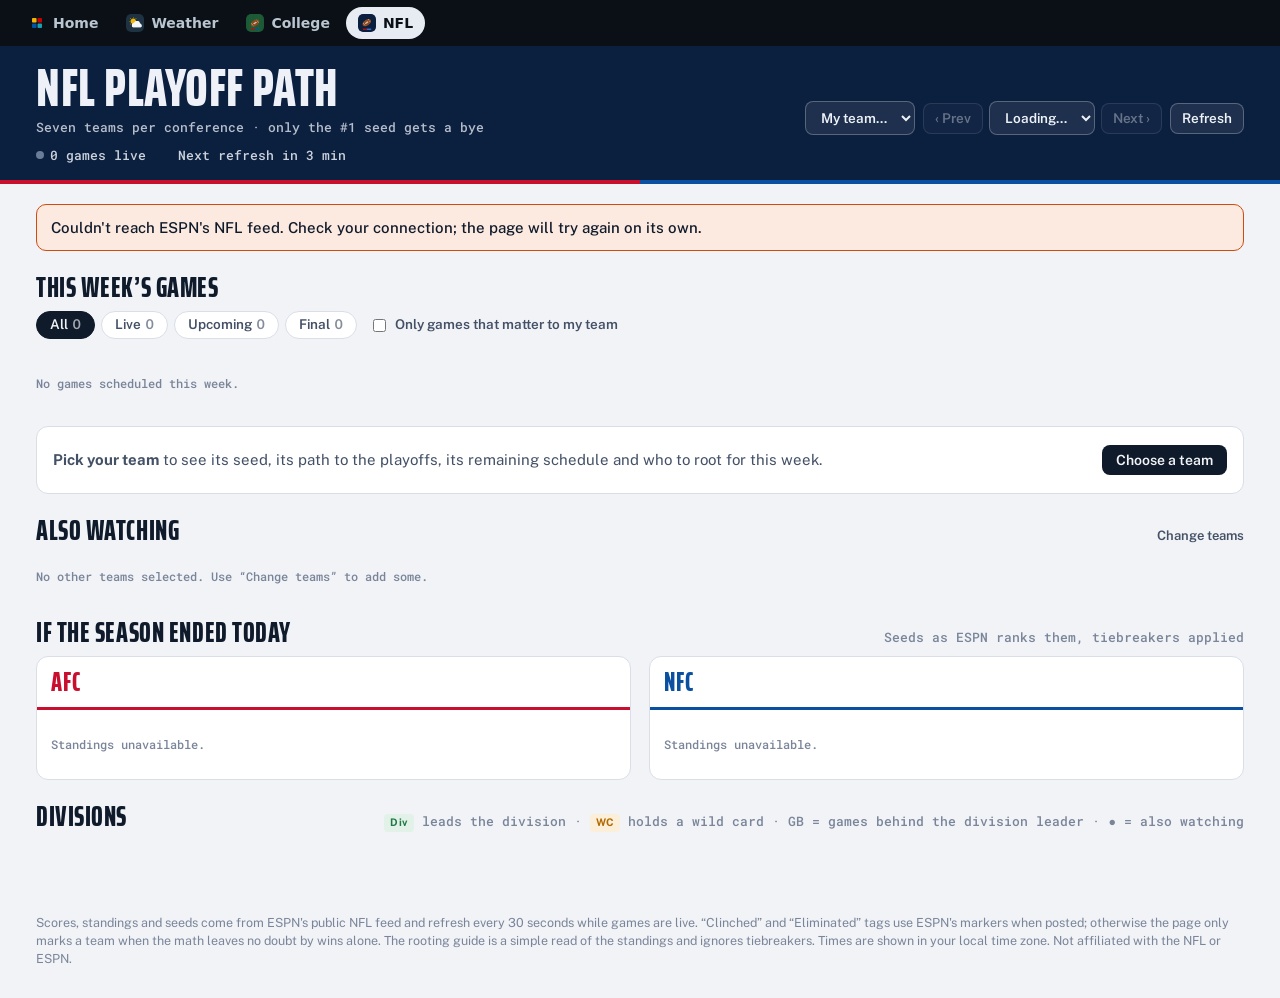
<file: nfl.html>
<!doctype html>
<html lang="en">
<head>
<meta charset="utf-8">
<meta name="viewport" content="width=device-width,initial-scale=1,viewport-fit=cover">
<title>NFL Playoff Path</title>
<link rel="manifest" href="nfl.webmanifest">
<meta name="theme-color" content="#0B1016">
<link rel="icon" type="image/png" href="icons/nfl-192.png">
<link rel="apple-touch-icon" href="icons/nfl-180.png">
<meta name="mobile-web-app-capable" content="yes">
<meta name="apple-mobile-web-app-capable" content="yes">
<meta name="apple-mobile-web-app-status-bar-style" content="black-translucent">
<meta name="apple-mobile-web-app-title" content="NFL">
<meta name="app-version" content="2026-11-11.1">
<link rel="stylesheet" href="assets/nav.css">
<link rel="preconnect" href="https://fonts.googleapis.com">
<link rel="preconnect" href="https://fonts.gstatic.com" crossorigin>
<link rel="stylesheet" href="https://fonts.googleapis.com/css2?family=Saira+Extra+Condensed:wght@600;700;800&family=Public+Sans:wght@400;500;600;700&family=Roboto+Mono:wght@400;500;600&display=swap">
<style>
/* Layout: navy header with team picker; "my team" path card; AFC | NFC playoff picture
   (seeds 1–7, the bubble, wild-card matchups); this week's games; division tables. */
:root{
  --bg:#F1F3F7; --surface:#FFFFFF; --surface-2:#F5F7FA; --ink:#0F1A2B; --ink-2:#435066; --ink-3:#7A8599; --line:#D9DEE7;
  --head:#0B1F3F; --head-ink:#EEF2F8;
  --afc:#C8102E; --afc-soft:#FBE6E9; --nfc:#0B4FA0; --nfc-soft:#E3ECF8;
  --in:#1F7A45; --in-soft:#E2F2E8; --bubble:#B26A00; --bubble-soft:#FBEFD9; --out:#8A93A3;
  --live:#D24A0E; --live-bg:#FCE9DF;
  --good:#1F7A45; --good-bg:#E2F2E8; --bad:#C0292B; --bad-bg:#FBE5E5;
  --display:"Saira Extra Condensed","Arial Narrow",Impact,sans-serif;
  --body:"Public Sans",system-ui,-apple-system,"Segoe UI",Roboto,sans-serif;
  --mono:"Roboto Mono",ui-monospace,"SF Mono",Menlo,Consolas,monospace;
  color-scheme:light;
}
@media (prefers-color-scheme: dark){
  :root:not([data-theme="light"]){
    --bg:#0B111B; --surface:#121A27; --surface-2:#182233; --ink:#E6EBF3; --ink-2:#A6B1C3; --ink-3:#77839A; --line:#243045;
    --head:#060D19; --head-ink:#E6EBF3;
    --afc:#FF5A6E; --afc-soft:#311820; --nfc:#6FA5F0; --nfc-soft:#15243A;
    --in:#5CC98A; --in-soft:#13291D; --bubble:#F0B048; --bubble-soft:#30250F; --out:#6C778B;
    --live:#FF7B42; --live-bg:#3A2117;
    --good:#5CC98A; --good-bg:#13291D; --bad:#FF6B6B; --bad-bg:#371719;
    color-scheme:dark;
  }
}
:root[data-theme="dark"]{
  --bg:#0B111B; --surface:#121A27; --surface-2:#182233; --ink:#E6EBF3; --ink-2:#A6B1C3; --ink-3:#77839A; --line:#243045;
  --head:#060D19; --head-ink:#E6EBF3;
  --afc:#FF5A6E; --afc-soft:#311820; --nfc:#6FA5F0; --nfc-soft:#15243A;
  --in:#5CC98A; --in-soft:#13291D; --bubble:#F0B048; --bubble-soft:#30250F; --out:#6C778B;
  --live:#FF7B42; --live-bg:#3A2117;
  --good:#5CC98A; --good-bg:#13291D; --bad:#FF6B6B; --bad-bg:#371719;
  color-scheme:dark;
}
*{box-sizing:border-box}
html,body{margin:0}
body{background:var(--bg);color:var(--ink);font:15px/1.45 var(--body);-webkit-font-smoothing:antialiased;
  padding-top:env(safe-area-inset-top,0px);padding-bottom:env(safe-area-inset-bottom,0px)}
[hidden]{display:none!important}
a{color:inherit}
button,select{font:inherit;color:inherit}
:focus-visible{outline:2px solid var(--nfc);outline-offset:2px;border-radius:4px}
.wrap{max-width:1240px;margin:0 auto;padding-left:max(16px,env(safe-area-inset-left,0px));padding-right:max(16px,env(safe-area-inset-right,0px))}
.num{font-family:var(--mono);font-variant-numeric:tabular-nums}
.lbl{font:600 11px/1.2 var(--body);letter-spacing:.12em;text-transform:uppercase;color:var(--ink-3)}

/* header */
.head{background:var(--head);color:var(--head-ink);border-bottom:4px solid;border-image:linear-gradient(90deg,var(--afc) 0 50%,var(--nfc) 50% 100%) 1}
.head .wrap{padding-block:18px 16px;display:flex;flex-wrap:wrap;gap:12px 28px;align-items:end;justify-content:space-between}
.head h1{margin:0;font:800 clamp(36px,6vw,54px)/.9 var(--display);text-transform:uppercase;letter-spacing:.01em}
.head .sub{margin-top:6px;font:500 13px/1.3 var(--mono);opacity:.75}
.ctls{display:flex;flex-wrap:wrap;gap:8px;align-items:center}
.ctl{background:rgba(255,255,255,.08);border:1px solid rgba(255,255,255,.26);color:var(--head-ink);border-radius:8px;padding:7px 11px;font:600 13.5px/1.1 var(--body);cursor:pointer}
.ctl:hover{background:rgba(255,255,255,.15)}
.ctl:disabled{opacity:.4;cursor:default}
select.ctl option,select.ctl optgroup{color:#0F1A2B}
.wknav{display:inline-flex;gap:6px;align-items:center;max-width:100%}
.wknav select{max-width:min(220px,46vw)}
.meta{width:100%;display:flex;flex-wrap:wrap;gap:4px 16px;font:500 12.5px/1.3 var(--mono);opacity:.85}
.dot{display:inline-block;width:8px;height:8px;border-radius:50%;background:#7B8DA8;margin-right:6px;vertical-align:1px}
.dot.on{background:#FF6A2B;animation:pulse 1.6s infinite}
@keyframes pulse{0%{box-shadow:0 0 0 0 rgba(255,106,43,.6)}70%{box-shadow:0 0 0 8px rgba(255,106,43,0)}100%{box-shadow:0 0 0 0 rgba(255,106,43,0)}}

main.wrap{padding-block:20px 36px;display:flex;flex-direction:column;gap:22px}
.err{background:var(--live-bg);border:1px solid var(--live);border-radius:10px;padding:12px 14px;font-weight:500}
.card{background:var(--surface);border:1px solid var(--line);border-radius:12px;min-width:0}
.sec-h{display:flex;justify-content:space-between;align-items:baseline;gap:8px 14px;flex-wrap:wrap;margin:0 0 10px}
.sec-h h2{margin:0;font:800 28px/1 var(--display);text-transform:uppercase;letter-spacing:.02em}
.sec-h .sub{font:500 12.5px/1.3 var(--mono);color:var(--ink-3)}

/* my team */
.mine{overflow:hidden}
.mine-band{--tc:#333;--tt:#fff;background:var(--tc);color:var(--tt);padding:14px 16px;display:flex;align-items:center;gap:14px;flex-wrap:wrap}
.mine-band img{width:56px;height:56px;object-fit:contain;filter:drop-shadow(0 1px 1px rgba(0,0,0,.25))}
.mine-band .nm{font:800 34px/.95 var(--display);text-transform:uppercase;letter-spacing:.01em}
.mine-band .rec{font:500 14px/1.3 var(--mono);opacity:.9}
.mine-band .status{margin-left:auto;text-align:right}
.mine-band .status b{display:block;font:800 26px/1 var(--display);text-transform:uppercase}
.mine-band .status span{font:500 12.5px/1.2 var(--mono);opacity:.9}
.mine-body{display:grid;grid-template-columns:minmax(0,1fr);gap:0}
@media (min-width:900px){.mine-body{grid-template-columns:minmax(0,1.1fr) minmax(0,1fr)}}
.mine-col{padding:14px 16px;display:flex;flex-direction:column;gap:12px;min-width:0}
.mine-col + .mine-col{border-top:1px solid var(--line)}
@media (min-width:900px){.mine-col + .mine-col{border-top:0;border-left:1px solid var(--line)}}
.path{margin:0;font-size:15.5px;max-width:62ch}
.path b{font-weight:700}
.stats{display:grid;grid-template-columns:repeat(4,minmax(0,1fr));gap:1px;background:var(--line);border:1px solid var(--line);border-radius:10px;overflow:hidden}
.stats div{background:var(--surface);padding:9px 10px;display:flex;flex-direction:column;gap:3px}
.stats .v{font:600 17px/1.1 var(--mono);font-variant-numeric:tabular-nums}
@media (max-width:520px){.stats{grid-template-columns:repeat(2,minmax(0,1fr))}}
.h3{margin:0;font:700 19px/1 var(--display);text-transform:uppercase;letter-spacing:.03em}
.sched{list-style:none;margin:0;padding:0;font-size:14px}
.sched li{display:grid;grid-template-columns:62px 22px minmax(0,1fr) auto;gap:8px;align-items:center;padding:6px 0;border-bottom:1px solid var(--line)}
.sched li:last-child{border-bottom:0}
.sched img{width:22px;height:22px;object-fit:contain}
.sched .wk{font:500 12px/1.2 var(--mono);color:var(--ink-3)}
.sched .r{font:600 13px/1 var(--mono);text-align:right;white-space:nowrap}
.sched .r.w{color:var(--in)} .sched .r.l{color:var(--afc)}
.sched .op{min-width:0;overflow:hidden;text-overflow:ellipsis;white-space:nowrap}
.sched .op small{color:var(--ink-3);font:500 12px/1 var(--mono);margin-left:4px}
.root{list-style:none;margin:0;padding:0;display:flex;flex-direction:column;gap:6px}
.root li{display:grid;grid-template-columns:minmax(0,1fr) auto;gap:4px 10px;align-items:center;padding:8px 10px;background:var(--surface-2);border-radius:8px;font-size:14px}
.root .why{grid-column:1/-1;font-size:12.5px;color:var(--ink-3)}
.pick{font:700 12px/1 var(--body);letter-spacing:.06em;text-transform:uppercase;padding:5px 8px;border-radius:999px;background:var(--in-soft);color:var(--in);white-space:nowrap}
.note{font:500 12px/1.4 var(--mono);color:var(--ink-3)}
.pickprompt{padding:18px 16px;display:flex;flex-wrap:wrap;gap:10px;align-items:center;justify-content:space-between}
.pickprompt p{margin:0;color:var(--ink-2)}
.btn{background:var(--ink);color:var(--bg);border:0;border-radius:8px;padding:8px 14px;font:600 14px/1 var(--body);cursor:pointer}

/* also watching */
.watch{display:grid;grid-template-columns:repeat(auto-fill,minmax(min(100%,300px),1fr));gap:12px}
.wcard{--tc:#333;background:var(--surface);border:1px solid var(--line);border-top:5px solid var(--tc);border-radius:12px;padding:12px 14px;display:flex;flex-direction:column;gap:8px;min-width:0}
.wcard .top{display:grid;grid-template-columns:36px minmax(0,1fr) auto;gap:10px;align-items:center}
.wcard img{width:36px;height:36px;object-fit:contain}
.wcard .nm{font:800 22px/1 var(--display);text-transform:uppercase}
.wcard .nm small{display:block;font:500 12px/1.3 var(--mono);color:var(--ink-3);text-transform:none;margin-top:2px}
.wcard .st{font:800 20px/1 var(--display);text-transform:uppercase;text-align:right}
.wcard .st small{display:block;font:500 11.5px/1.2 var(--mono);color:var(--ink-3);text-transform:none}
.wcard p{margin:0;font-size:14px;color:var(--ink-2)}
.wcard .gl{display:flex;justify-content:space-between;gap:8px;flex-wrap:wrap;font:500 13px/1.3 var(--mono);color:var(--ink-2);border-top:1px solid var(--line);padding-top:8px}
.wcard .gl a{font-family:var(--body);font-weight:600}
.wedit{position:relative;font-size:13px}
.wedit summary{cursor:pointer;color:var(--ink-2);font-weight:600;list-style:none}
.wedit summary::-webkit-details-marker{display:none}
.wgrid{position:absolute;right:0;top:26px;z-index:5;background:var(--surface);border:1px solid var(--line);border-radius:10px;padding:10px;display:grid;grid-template-columns:repeat(4,minmax(64px,1fr));gap:4px 10px;width:min(92vw,420px);box-shadow:0 10px 30px rgba(0,0,0,.18)}
.wgrid label{display:flex;gap:5px;align-items:center;font:500 12.5px/1.3 var(--mono);cursor:pointer}
.seed.watching .tn::after{content:"watching";font:600 9.5px/1 var(--body);letter-spacing:.06em;text-transform:uppercase;color:var(--ink-3);border:1px solid var(--line);border-radius:3px;padding:2px 4px;margin-left:6px;vertical-align:2px}
.div tr.watching td:first-child::after{content:"";width:7px;height:7px;border-radius:50%;background:var(--ink-3);flex:none;margin-left:2px}

/* playoff picture */
.confs{display:grid;grid-template-columns:minmax(0,1fr);gap:18px}
@media (min-width:980px){.confs{grid-template-columns:repeat(2,minmax(0,1fr))}}
.conf{--cc:var(--afc);--cs:var(--afc-soft);overflow:hidden}
.conf.nfc{--cc:var(--nfc);--cs:var(--nfc-soft)}
.conf-h{display:flex;justify-content:space-between;align-items:baseline;padding:12px 14px;border-bottom:3px solid var(--cc)}
.conf-h h3{margin:0;font:800 26px/1 var(--display);color:var(--cc);letter-spacing:.04em}
.seeds{list-style:none;margin:0;padding:0}
.seed{display:grid;grid-template-columns:30px 26px minmax(0,1fr) auto auto;gap:8px;align-items:center;padding:7px 14px;border-bottom:1px solid var(--line);font-size:14.5px}
.seed.me{background:var(--cs)}
.seed .sn{font:800 22px/1 var(--display);text-align:center;color:var(--cc)}
.seed img{width:26px;height:26px;object-fit:contain}
.seed .tn{min-width:0;overflow:hidden;text-overflow:ellipsis;white-space:nowrap;font-weight:600}
.seed .tn small{font:500 12px/1 var(--mono);color:var(--ink-3);margin-left:6px;font-weight:400}
.seed .wl{font:600 14px/1 var(--mono);font-variant-numeric:tabular-nums}
.seed .tag{font:600 11px/1.1 var(--body);letter-spacing:.05em;text-transform:uppercase;color:var(--ink-3);text-align:right;min-width:74px}
.seed .tag.bye{color:var(--in)}
.cut{display:flex;align-items:center;gap:8px;padding:5px 14px;background:var(--surface-2);font:600 11px/1 var(--body);letter-spacing:.1em;text-transform:uppercase;color:var(--ink-3)}
.cut::before,.cut::after{content:"";flex:1;height:1px;background:var(--line)}
.seed.hunt .sn{color:var(--ink-3);font-size:18px}
.seed.out{opacity:.55}
.mark{display:inline-block;font:700 10px/1.3 var(--body);letter-spacing:.05em;border-radius:3px;padding:1px 4px;margin-left:6px;vertical-align:1px}
.mark.cl{background:var(--in-soft);color:var(--in)}
.mark.el{background:var(--surface-2);color:var(--out);border:1px solid var(--line)}
.wc{padding:10px 14px 14px;display:flex;flex-direction:column;gap:6px}
.wc .lbl{margin-bottom:2px}
.mu{display:grid;grid-template-columns:minmax(0,1fr) auto minmax(0,1fr);gap:8px;align-items:center;font-size:13.5px;padding:6px 10px;border-radius:8px;background:var(--surface-2)}
.mu .vs{font:600 11px/1 var(--mono);color:var(--ink-3)}
.mu span:last-child{text-align:right}
.mu b{font:800 15px/1 var(--display);color:var(--cc);margin-right:4px}
.mu span:last-child b{margin:0 0 0 4px}
.toggle-hunt{background:none;border:0;color:var(--ink-2);font:600 12.5px/1 var(--body);cursor:pointer;padding:8px 14px;text-align:left;width:100%;border-bottom:1px solid var(--line)}

/* games */
.games{display:grid;grid-template-columns:repeat(auto-fill,minmax(min(100%,280px),1fr));gap:10px}
.game{background:var(--surface);border:1px solid var(--line);border-radius:10px;padding:9px 12px;display:flex;flex-direction:column;gap:5px;min-width:0}
.game.live{border-color:color-mix(in srgb,var(--live) 50%,var(--line))}
.game.mine-g{box-shadow:inset 4px 0 0 var(--ink)}
.g-top{display:flex;justify-content:space-between;align-items:center;gap:6px;flex-wrap:nowrap;min-width:0}
.g-top .tv{min-width:0;overflow:hidden;text-overflow:ellipsis;white-space:nowrap}
.pill{display:inline-flex;align-items:center;gap:6px;border-radius:999px;padding:3px 9px;font:700 11.5px/1.2 var(--body);letter-spacing:.06em;text-transform:uppercase;background:var(--surface-2);color:var(--ink-2);white-space:nowrap}
.pill.live{background:var(--live-bg);color:var(--live)}
.pill.live::before{content:"";width:7px;height:7px;border-radius:50%;background:currentColor;animation:blink 1.2s infinite}
@keyframes blink{50%{opacity:.25}}
.pill.final{background:transparent;border:1px solid var(--line)}
.tv{font:500 11.5px/1 var(--mono);color:var(--ink-3)}
.trow{display:grid;grid-template-columns:18px 24px minmax(0,1fr) auto;gap:8px;align-items:center}
.thumb{width:18px;height:18px;display:block}
.thumb.up{color:var(--good)} .thumb.down{color:var(--bad)} .thumb.watch{color:var(--ink-3)}
.verdict{font:700 10.5px/1.3 var(--body);letter-spacing:.06em;text-transform:uppercase;border-radius:4px;padding:2px 6px;display:inline-flex;gap:4px;align-items:center}
.verdict.good{color:var(--good);background:var(--good-bg)} .verdict.bad{color:var(--bad);background:var(--bad-bg)}
.why{font-size:12.5px;color:var(--ink-2);line-height:1.35}
.legend{display:flex;flex-wrap:wrap;gap:4px 16px;font:500 12.5px/1.3 var(--body);color:var(--ink-2);align-items:center}
.legend span{display:inline-flex;gap:5px;align-items:center}
.legend .thumb{width:16px;height:16px}
.ftabs{display:flex;flex-wrap:wrap;gap:6px;align-items:center;margin:0 0 12px}
.ftab{background:var(--surface);border:1px solid var(--line);border-radius:999px;padding:6px 13px;cursor:pointer;font:600 13.5px/1 var(--body);color:var(--ink-2)}
.ftab[aria-pressed="true"]{background:var(--ink);color:var(--bg);border-color:var(--ink)}
.ftab .c{opacity:.65;margin-left:4px;font-variant-numeric:tabular-nums}
.fchk{display:inline-flex;gap:6px;align-items:center;font:600 13.5px/1 var(--body);color:var(--ink-2);margin-left:6px;cursor:pointer}
.trow img{width:24px;height:24px;object-fit:contain}
.trow .tn{font-weight:600;min-width:0;overflow:hidden;text-overflow:ellipsis;white-space:nowrap}
.trow .tn small{font:500 12px/1 var(--mono);color:var(--ink-3);margin-left:6px;font-weight:400}
.trow .sc{font:800 24px/1 var(--display);font-variant-numeric:tabular-nums;display:flex;align-items:center;gap:6px}
.trow.lose .tn,.trow.lose .sc{color:var(--ink-3)}
.ballico{width:12px;height:8px;color:var(--live)}
.g-foot{display:flex;justify-content:space-between;gap:6px 10px;flex-wrap:wrap;border-top:1px solid var(--line);padding-top:6px;font-size:12.5px;color:var(--ink-3)}
.g-foot .dd{color:var(--ink-2);font-weight:600}
.g-foot a{font-weight:600;color:var(--ink-2)}
.impact{font:700 10.5px/1.3 var(--body);letter-spacing:.06em;text-transform:uppercase;color:var(--bubble);background:var(--bubble-soft);border-radius:4px;padding:2px 6px}

/* divisions */
.divs{display:grid;grid-template-columns:minmax(0,1fr);gap:12px}
@media (min-width:600px){.divs{grid-template-columns:repeat(2,minmax(0,1fr));grid-template-rows:repeat(4,auto);grid-auto-flow:column}}
.spot{display:inline-block;font:700 10.5px/1.3 var(--body);letter-spacing:.04em;border-radius:4px;padding:2px 6px;white-space:nowrap}
.spot.dv{background:var(--in-soft);color:var(--in)}
.spot.wc{background:var(--bubble-soft);color:var(--bubble)}
.spot.out{background:var(--surface-2);color:var(--out);border:1px solid var(--line)}
.div td.sp{text-align:left}
@media (max-width:520px){.div th:last-child,.div td:last-child{display:none}}
.div{overflow:hidden}
.div h4{margin:0;padding:9px 12px;font:800 18px/1 var(--display);text-transform:uppercase;letter-spacing:.04em;border-bottom:2px solid var(--cc,var(--line))}
.div.afc{--cc:var(--afc)} .div.nfc{--cc:var(--nfc)}
.div .tw{overflow-x:auto}
.div table{width:100%;border-collapse:collapse;font-size:13.5px}
.div th{font:600 10.5px/1 var(--body);letter-spacing:.08em;text-transform:uppercase;color:var(--ink-3);text-align:right;padding:6px 7px}
.div th:first-child{text-align:left}
.div td{padding:6px 7px;border-top:1px solid var(--line);text-align:right;font-family:var(--mono);font-variant-numeric:tabular-nums;white-space:nowrap}
.div td:first-child{text-align:left;font-family:var(--body);font-weight:600;display:flex;gap:7px;align-items:center}
.div td img{width:18px;height:18px;object-fit:contain}
.div tr.me td{background:var(--cs,var(--surface-2))}
.div.afc tr.me td{background:var(--afc-soft)} .div.nfc tr.me td{background:var(--nfc-soft)}

footer.small{color:var(--ink-3);font-size:12.5px;padding-block:0 30px}
.skel{height:160px;border-radius:12px;background:linear-gradient(90deg,var(--surface) 0%,var(--surface-2) 50%,var(--surface) 100%);background-size:200% 100%;animation:sh 1.4s infinite;border:1px solid var(--line)}
@keyframes sh{to{background-position:-200% 0}}
@media (prefers-reduced-motion:reduce){*{animation:none!important}}
@media (max-width:520px){
  .mine-band .status{margin-left:0;text-align:left;width:100%}
  .seed{grid-template-columns:26px 22px minmax(0,1fr) auto;padding:7px 10px}
  .seed .tag{grid-column:3/-1;text-align:left;min-width:0;margin-top:-2px}
  .seed img{width:22px;height:22px}
}
</style>
</head>
<body>
<nav class="sitenav" aria-label="Dashboards"><div class="sitenav-in"><a href="./"><img src="icons/home-64.png" alt="">Home</a><a href="weather.html"><img src="icons/weather-64.png" alt="">Weather</a><a href="college.html"><img src="icons/college-64.png" alt="">College</a><a href="nfl.html" aria-current="page"><img src="icons/nfl-64.png" alt="">NFL</a></div></nav>

<div class="head">
  <div class="wrap">
    <div>
      <h1>NFL Playoff Path</h1>
      <div class="sub" id="season">Seven teams per conference · only the #1 seed gets a bye</div>
    </div>
    <div class="ctls">
      <select id="team" class="ctl" aria-label="My team"><option value="">My team…</option></select>
      <span class="wknav">
        <button id="prevwk" class="ctl" type="button" aria-label="Previous week" disabled>‹ Prev</button>
        <select id="week" class="ctl" aria-label="Week"><option>Loading…</option></select>
        <button id="nextwk" class="ctl" type="button" aria-label="Next week" disabled>Next ›</button>
      </span>
      <button id="refresh" class="ctl" type="button">Refresh</button>
    </div>
    <div class="meta" aria-live="polite"><span><span id="dot" class="dot"></span><span id="livecount">Connecting…</span></span><span id="updated"></span><span id="next"></span></div>
  </div>
</div>

<main class="wrap">
  <div id="err" class="err" hidden></div>

  <section aria-labelledby="gm-h">
    <div class="sec-h"><h2 id="gm-h">This week’s games</h2><span class="sub" id="gm-sub"></span></div>
    <div class="ftabs" role="group" aria-label="Filter games">
      <button class="ftab" type="button" data-gf="all" aria-pressed="true">All<span class="c" id="gc-all"></span></button>
      <button class="ftab" type="button" data-gf="in" aria-pressed="false">Live<span class="c" id="gc-in"></span></button>
      <button class="ftab" type="button" data-gf="pre" aria-pressed="false">Upcoming<span class="c" id="gc-pre"></span></button>
      <button class="ftab" type="button" data-gf="post" aria-pressed="false">Final<span class="c" id="gc-post"></span></button>
      <label class="fchk"><input type="checkbox" id="raceonly"> <span id="raceonly-l">Only games that matter to my team</span></label>
    </div>
    <div class="legend" id="legend" style="margin-bottom:12px"></div>
    <div class="games" id="games"><div class="skel"></div></div>
  </section>

  <section id="mine" class="card mine"><div class="skel" style="border:0"></div></section>
  <section aria-labelledby="w-h" id="watchsec">
    <div class="sec-h"><h2 id="w-h">Also watching</h2>
      <details class="wedit" id="wedit"><summary>Change teams</summary><div class="wgrid" id="wgrid"></div></details>
    </div>
    <div class="watch" id="watch"></div>
  </section>

  <section aria-labelledby="pic-h">
    <div class="sec-h"><h2 id="pic-h">If the season ended today</h2><span class="sub">Seeds as ESPN ranks them, tiebreakers applied</span></div>
    <div class="confs" id="confs"><div class="skel"></div><div class="skel"></div></div>
  </section>


  <section aria-labelledby="dv-h">
    <div class="sec-h"><h2 id="dv-h">Divisions</h2><span class="sub"><span class="spot dv">Div</span> leads the division · <span class="spot wc">WC</span> holds a wild card · GB = games behind the division leader · ● = also watching</span></div>
    <div class="divs" id="divs"></div>
  </section>
</main>

<footer class="wrap small">
  Scores, standings and seeds come from ESPN's public NFL feed and refresh every 30 seconds while games are live. “Clinched” and “Eliminated” tags use ESPN's markers when posted; otherwise the page only marks a team when the math leaves no doubt by wins alone. The rooting guide is a simple read of the standings and ignores tiebreakers. Times are shown in your local time zone. Not affiliated with the NFL or ESPN.
</footer>

<script>
(() => {
  "use strict";
  const API = "https://site.api.espn.com/apis/site/v2/sports/football/nfl";
  const STAND = "https://site.api.espn.com/apis/v2/sports/football/nfl/standings";
  const GAMES = 17, SPOTS = 7;
  const DIVS = {
    "AFC East": ["BUF", "MIA", "NE", "NYJ"], "AFC North": ["BAL", "CIN", "CLE", "PIT"],
    "AFC South": ["HOU", "IND", "JAX", "TEN"], "AFC West": ["DEN", "KC", "LV", "LAC"],
    "NFC East": ["DAL", "NYG", "PHI", "WSH"], "NFC North": ["CHI", "DET", "GB", "MIN"],
    "NFC South": ["ATL", "CAR", "NO", "TB"], "NFC West": ["ARI", "LAR", "SF", "SEA"]
  };
  const ALIAS = { WAS: "WSH", LA: "LAR", JAC: "JAX", OAK: "LV", SD: "LAC", STL: "LAR" };
  const DIV_OF = {}; Object.entries(DIVS).forEach(([d, ts]) => ts.forEach(t => DIV_OF[t] = d));
  const ab = a => ALIAS[a] || a;

  // Defaults: Broncos as "my team", Eagles and 49ers as "also watching". Both are changeable on the page.
  const DEFAULT_MY = "DEN", DEFAULT_WATCH = ["PHI", "SF"];
  const S = { teams: [], byId: {}, colors: {}, events: [], week: null, current: null, calendar: [], my: "", myChosen: false, watch: DEFAULT_WATCH.slice(), sched: null, auto: true, timer: null, nextAt: null, showHunt: { AFC: false, NFC: false } };
  try {
    const v = JSON.parse(localStorage.getItem("nflpath") || "{}");
    if ("my" in v) { S.my = v.my || ""; S.myChosen = true; }
    if (Array.isArray(v.watch)) S.watch = v.watch;
    if (v.showHunt) S.showHunt = v.showHunt;
    if (v.gFilter) S.gFilter = v.gFilter;
    if (typeof v.raceOnly === "boolean") S.raceOnly = v.raceOnly;
  } catch (e) {}
  const save = () => { try { localStorage.setItem("nflpath", JSON.stringify({ my: S.my, watch: S.watch, showHunt: S.showHunt, gFilter: S.gFilter, raceOnly: S.raceOnly })); } catch (e) {} };
  const watched = t => !!t && S.watch.includes(t.abbr) && t.id !== S.my;

  const $ = id => document.getElementById(id);
  const esc = s => String(s ?? "").replace(/[&<>"']/g, c => ({ "&": "&amp;", "<": "&lt;", ">": "&gt;", '"': "&quot;", "'": "&#39;" }[c]));
  const fKick = new Intl.DateTimeFormat(undefined, { weekday: "short", hour: "numeric", minute: "2-digit" });
  const fDate = new Intl.DateTimeFormat(undefined, { month: "short", day: "numeric" });
  const fClock = new Intl.DateTimeFormat(undefined, { hour: "numeric", minute: "2-digit", second: "2-digit" });
  const BALL = '<svg class="ballico" viewBox="0 0 16 10" aria-label="Has the ball" role="img"><ellipse cx="8" cy="5" rx="7.5" ry="4.5" fill="currentColor"/><path d="M5 5h6M6.5 3.8v2.4M8 3.8v2.4M9.5 3.8v2.4" stroke="#fff" stroke-width="1"/></svg>';

  async function getJSON(url, ms = 12000) {
    const c = new AbortController(); const t = setTimeout(() => c.abort(), ms);
    try { const r = await fetch(url, { signal: c.signal, cache: "no-store" }); if (!r.ok) throw new Error("HTTP " + r.status); return await r.json(); }
    finally { clearTimeout(t); }
  }

  /* ---------- standings ---------- */
  function parseStandings(d) {
    const out = [];
    const walk = node => {
      if (node.standings?.entries?.length) {
        for (const e of node.standings.entries) {
          const st = e.stats || [];
          const get = k => st.find(s => s.name === k || s.type === k);
          const num = k => { const s = get(k); if (!s) return null; const v = s.value ?? parseFloat(s.displayValue); return isNaN(v) ? null : v; };
          const rec = re => { const s = st.find(x => re.test(x.name || "") || re.test(x.displayName || "") || re.test(x.type || "") || re.test(x.shortDisplayName || "")); return s && /^\d+-\d+(-\d+)?$/.test(s.displayValue || s.summary || "") ? (s.displayValue || s.summary) : ""; };
          const t = e.team || {};
          const a = ab(t.abbreviation);
          const w = num("wins") || 0, l = num("losses") || 0, ti = num("ties") || 0;
          out.push({
            id: String(t.id), abbr: a, name: t.shortDisplayName || t.name, full: t.displayName, loc: t.location,
            logo: t.logos?.[0]?.href || "", div: DIV_OF[a] || "", conf: (DIV_OF[a] || "").slice(0, 3),
            w, l, t: ti, gp: w + l + ti, pct: w + l + ti ? (w + ti / 2) / (w + l + ti) : 0,
            seed: num("playoffSeed"), pf: num("pointsFor"), pa: num("pointsAgainst"),
            diff: num("pointDifferential") ?? num("differential"), streak: get("streak")?.displayValue || "",
            clincher: (get("clincher")?.displayValue || "").trim(),
            divRec: get("divisionRecord")?.displayValue || rec(/vs\.?\s*div|division/i), confRec: rec(/vs\.?\s*conf|conference/i)
          });
        }
      }
      (node.children || []).forEach(walk);
    };
    walk(d);
    return out;
  }
  const W = t => t.w + t.t / 2, L = t => t.l + t.t / 2;
  const gb = (a, b) => ((W(b) - W(a)) + (L(a) - L(b))) / 2;   // games a is behind b
  const rec = t => `${t.w}-${t.l}${t.t ? "-" + t.t : ""}`;
  const fmtGB = g => g === 0 ? "—" : (g % 1 ? g.toFixed(1) : String(g));

  function seedsFor(conf) {
    const ts = S.teams.filter(t => t.conf === conf);
    if (ts.every(t => t.seed)) return ts.slice().sort((a, b) => a.seed - b.seed);
    // Fallback if seeds are missing: division leaders by record, then the rest.
    const leaders = Object.keys(DIVS).filter(d => d.startsWith(conf)).map(d => ts.filter(t => t.div === d).sort((a, b) => b.pct - a.pct)[0]).filter(Boolean);
    const rest = ts.filter(t => !leaders.includes(t)).sort((a, b) => b.pct - a.pct);
    return leaders.sort((a, b) => b.pct - a.pct).concat(rest);
  }
  function divTable(d) {
    // Order by record; break ties the way ESPN's playoff seeding does (it applies the NFL tiebreakers).
    const sd = S.teams.length ? seedsFor(d.slice(0, 3)) : [];
    return S.teams.filter(t => t.div === d).sort((a, b) => b.pct - a.pct || (sd.indexOf(a) - sd.indexOf(b)));
  }
  const leaderOf = d => { const sd = seedsFor(d.slice(0, 3)); return sd.find(t => t.div === d) || divTable(d)[0]; };

  // Conservative status: ESPN's clincher marker first, otherwise only certain-by-wins cases.
  function status(t) {
    const c = t.clincher.toLowerCase();
    if (c === "e") return "out";
    if (["x", "y", "z", "*"].includes(c)) return c === "z" ? "bye" : c === "y" || c === "*" ? "div" : "in";
    const conf = S.teams.filter(o => o.conf === t.conf && o !== t);
    const maxW = o => W(o) + (GAMES - o.gp);
    const myMax = maxW(t);
    const rivalAbove = conf.some(o => o.div === t.div && W(o) > myMax);
    if (rivalAbove && conf.filter(o => W(o) > myMax).length >= SPOTS) return "out";
    if (conf.filter(o => o.div === t.div).every(o => maxW(o) < W(t))) return "div";
    if (conf.filter(o => maxW(o) >= W(t)).length <= SPOTS - 1) return "in";
    return "";
  }
  const markHTML = st => st === "out" ? '<span class="mark el">Out</span>' : st === "bye" ? '<span class="mark cl">Bye</span>' : st === "div" ? '<span class="mark cl">Div</span>' : st === "in" ? '<span class="mark cl">In</span>' : "";

  /* ---------- games ---------- */
  function normTeam(x) {
    const t = x.team || {};
    const s = x.score;
    return {
      id: String(t.id ?? x.id ?? ""), abbr: ab(t.abbreviation || ""), homeAway: x.homeAway,
      name: t.shortDisplayName || t.name || t.abbreviation || "TBD", logo: t.logo || t.logos?.[0]?.href || "",
      score: s == null ? null : typeof s === "object" ? (s.displayValue ?? s.value) : s,
      record: (x.records || x.record || []).find?.(r => r.type === "total")?.summary || (x.records || [])[0]?.summary || "",
      winner: x.winner === true
    };
  }
  function norm(ev) {
    const c = ev.competitions?.[0] || {}; const st = c.status || ev.status || {}; const ty = st.type || {};
    const cs = (c.competitors || []).map(normTeam);
    const away = cs.find(t => t.homeAway === "away") || cs[0], home = cs.find(t => t.homeAway === "home") || cs[1];
    return {
      id: String(ev.id), date: new Date(ev.date), state: ty.state || "pre", detail: ty.shortDetail || ty.detail || "",
      away, home, sit: c.situation || null, tv: c.broadcasts?.[0]?.names?.join(" / ") || c.broadcast || "",
      week: ev.week?.number, link: (ev.links || []).find(l => (l.rel || []).includes("summary"))?.href || `https://www.espn.com/nfl/game/_/gameId/${ev.id}`,
      note: c.notes?.[0]?.headline || ""
    };
  }
  const team = id => S.byId[id];
  function pill(g) {
    if (g.state === "in") return `<span class="pill live">${esc(g.detail || "Live")}</span>`;
    if (g.state === "post") return `<span class="pill final">${esc(g.detail || "Final")}</span>`;
    if (/postponed|canceled|delayed/i.test(g.detail)) return `<span class="pill">${esc(g.detail)}</span>`;
    return `<span class="pill">${esc(fKick.format(g.date))}</span>`;
  }

  /* ---------- rooting guide (simple, ignores tiebreakers) ---------- */
  // Who matters to "my team": the two ways into the playoffs.
  //  - div: rivals still within reach of the division lead (either direction)
  //  - wild: teams near the wild-card line. For a division leader this is the fallback if it loses the
  //    division, so only teams close in record count.
  function raceInfo(me) {
    const sd = seedsFor(me.conf);
    const seed7 = sd[SPOTS - 1], seed8 = sd[SPOTS];
    const myIdx = sd.indexOf(me);
    const lead = leaderOf(me.div);
    const isLeader = lead === me;
    const divGB = isLeader ? 0 : gb(me, lead);
    const left = GAMES - me.gp;
    const reach = Math.max(1.5, Math.min(3, left / 4 + 1));     // games of separation that can still change hands
    const wildReach = isLeader ? Math.min(2, reach) : reach;
    const roles = new Map();
    sd.forEach((t, i) => {
      if (t === me) return;
      const sep = Math.abs(gb(me, t));
      if (t.div === me.div) { if (sep <= reach) roles.set(t.id, "div"); return; }
      if (i >= 4 && i <= SPOTS + 3 && sep <= wildReach) roles.set(t.id, "wild");
    });
    return { sd, seed7, seed8, myIdx, lead, isLeader, divGB, left, roles, comps: new Set(roles.keys()) };
  }
  function threatLine(t, me, R) {
    const role = R.roles.get(t.id), ts = R.sd.indexOf(t) + 1, ms = R.myIdx + 1;
    const g = gb(me, t);                     // > 0: t is ahead of me; < 0: t is behind
    const games = x => { const v = Math.abs(x), w = Math.floor(v), h = v % 1 ? "½" : "";
      return v === 0.5 ? "half a game" : `${w}${h} game${v === 1 ? "" : "s"}`; };
    if (role === "div") {
      if (g > 0) return `The ${t.name} (${rec(t)}) lead the ${me.div}, ${games(g)} ahead of the ${me.name}.`;
      if (g < 0) return `The ${t.name} (${rec(t)}) are ${games(g)} behind the ${me.name} in the ${me.div}.`;
      return `The ${t.name} (${rec(t)}) are level with the ${me.name} in the ${me.div}.`;
    }
    if (R.isLeader) {
      return ts <= SPOTS
        ? `The ${t.name} (${rec(t)}) hold a wild card (#${ts}). That's the ${me.name}' fallback if they lose the ${me.div} lead.`
        : `The ${t.name} (${rec(t)}) are chasing a wild card, the ${me.name}' fallback if they lose the ${me.div} lead.`;
    }
    if (ts <= SPOTS && ts < ms) return `The ${t.name} (${rec(t)}) hold the #${ts} seed, a wild-card spot the ${me.name} are chasing.`;
    return `The ${t.name} (${rec(t)}) are chasing the ${me.name} for a wild-card spot.`;
  }
  function rootFor(g, me, R, includeFinal) {
    if (!me || (g.state === "post" && !includeFinal)) return null;
    const a = team(g.away.id), h = team(g.home.id);
    if (!a || !h || a === me || h === me) return null;
    const ra = R.roles.get(a.id), rh = R.roles.get(h.id);
    if (!ra && !rh) return null;
    let against;
    if (ra && rh) {
      // a division rival matters most; otherwise the team with the better record is the bigger threat
      if (ra === "div" && rh !== "div") against = a;
      else if (rh === "div" && ra !== "div") against = h;
      else against = a.pct > h.pct ? a : h.pct > a.pct ? h : (R.sd.indexOf(a) < R.sd.indexOf(h) ? a : h);
    } else against = ra ? a : h;
    const pick = against === a ? h : a;
    let why = threatLine(against, me, R);
    if (ra && rh) why += ` Both teams matter to the ${me.name}, but the ${against.name} are the bigger threat.`;
    return { pick, why };
  }

  /* ---------- rendering ---------- */
  function lum(hex) { const h = (hex || "").replace("#", ""); if (h.length !== 6) return 0; const [r, g, b] = [0, 2, 4].map(i => parseInt(h.slice(i, i + 2), 16) / 255).map(v => v <= .03928 ? v / 12.92 : Math.pow((v + .055) / 1.055, 2.4)); return .2126 * r + .7152 * g + .0722 * b; }

  function renderMine() {
    const el = $("mine");
    const me = team(S.my);
    if (!me) {
      el.innerHTML = `<div class="pickprompt"><p><b>Pick your team</b> to see its seed, its path to the playoffs, its remaining schedule and who to root for this week.</p><button class="btn" type="button" id="pickbtn">Choose a team</button></div>`;
      $("pickbtn").onclick = () => $("team").focus();
      return;
    }
    const R = raceInfo(me);
    const col = S.colors[me.id] || {};
    let tc = col.color ? "#" + col.color : "#333333";
    const tt = lum(tc) > .45 ? "#0F1A2B" : "#FFFFFF";
    const st = status(me);
    const seedNo = R.myIdx + 1;
    let headline, sub, path;
    const lead = R.lead, s7 = R.seed7, s8 = R.seed8;
    if (st === "out") { headline = "Eliminated"; sub = `${me.conf} · out of playoff contention`; }
    else if (seedNo <= SPOTS) { headline = `#${seedNo} seed`; sub = seedNo === 1 ? "First-round bye" : seedNo <= 4 ? `${me.div} leader` : "Wild card"; }
    else { headline = "In the hunt"; sub = gb(me, s7) ? `${fmtGB(gb(me, s7))} GB of the #7 seed` : "Tied with the #7 seed, behind on tiebreakers"; }

    if (st === "out") path = `The ${me.name} can no longer reach the playoffs.`;
    else if (lead === me) {
      const second = divTable(me.div).find(t => t !== me);
      const magic = second ? Math.max(0, GAMES + 1 - Math.round(W(me)) - Math.round(L(second))) : null;
      const lg = gb(second, me);
      path = `<b>${lg ? `Leads the ${me.div}` : `Tied for the ${me.div} lead`}</b> ${lg ? `by ${fmtGB(lg)} over` : "with"} the ${esc(second.name)}${lg ? "" : ", holding the tiebreaker for now"}. ${magic != null && magic > 0 ? `Magic number to clinch the division: <b>${magic}</b> (any combination of ${me.name} wins and ${second.name} losses).` : ""} ${s8 ? `Even without the division, they're ${gb(s8, me) > 0 ? `${fmtGB(gb(s8, me))} game${gb(s8, me) === 1 ? "" : "s"} clear of` : "level on record with"} the first team out of the playoffs (${esc(s8.name)}, ${rec(s8)}).` : ""}`;
    } else if (seedNo <= SPOTS) {
      path = `<b>Holds wild-card spot #${seedNo - 4}</b>, ${gb(s8, me) ? `${fmtGB(gb(s8, me))} game${gb(s8, me) === 1 ? "" : "s"} ahead of` : "tied on record with, but ahead on tiebreakers of,"} the first team out (${esc(s8.name)}, ${rec(s8)}). ${R.divGB ? `Trails the ${esc(lead.name)} by ${fmtGB(R.divGB)} in the ${me.div}.` : ""}`;
    } else {
      path = `<b>${gb(me, s7) ? `${fmtGB(gb(me, s7))} game${gb(me, s7) === 1 ? "" : "s"} behind` : "Tied on record (but behind on tiebreakers) with"}</b> the ${esc(s7.name)} (${rec(s7)}) for the last wild card, and ${fmtGB(R.divGB)} behind the ${esc(lead.name)} in the ${me.div}. ${R.left} game${R.left === 1 ? "" : "s"} left.`;
    }

    // remaining schedule from team schedule
    let schedHTML = `<p class="note">Loading schedule…</p>`, sosTxt = "";
    if (S.sched && S.sched.id === me.id) {
      const evs = S.sched.events;
      const remaining = evs.filter(g => g.state !== "post");
      const opps = remaining.map(g => team(g.away.id === me.id ? g.home.id : g.away.id)).filter(Boolean);
      if (opps.length) {
        const ow = opps.reduce((s, o) => s + W(o), 0), ol = opps.reduce((s, o) => s + L(o), 0);
        sosTxt = `Remaining opponents: ${Math.round(ow)}-${Math.round(ol)} combined (${(ow / Math.max(1, ow + ol)).toFixed(3).replace(/^0/, "")}).`;
      }
      const recent = evs.filter(g => g.state === "post").slice(-2);
      schedHTML = `<ul class="sched">${recent.concat(remaining).map(g => {
        const home = g.home.id === me.id; const opp = home ? g.away : g.home; const ot = team(opp.id); const mine = home ? g.home : g.away;
        let r = "";
        if (g.state === "post") { const won = +mine.score > +opp.score, tie = +mine.score === +opp.score; r = `<span class="r ${won ? "w" : tie ? "" : "l"}">${won ? "W" : tie ? "T" : "L"} ${esc(mine.score)}-${esc(opp.score)}</span>`; }
        else if (g.state === "in") r = `<span class="r" style="color:var(--live)">${esc(mine.score)}-${esc(opp.score)} live</span>`;
        else r = `<span class="r" style="color:var(--ink-3)">${fDate.format(g.date)}</span>`;
        return `<li><span class="wk">${g.week ? "Wk " + g.week : fDate.format(g.date)}</span>${opp.logo ? `<img src="${esc(opp.logo)}" alt="" loading="lazy">` : "<span></span>"}<span class="op">${home ? "vs" : "at"} ${esc(ot?.name || opp.name)}<small>${ot ? rec(ot) : ""}${ot && ot.div === me.div ? " · div" : ""}</small></span>${r}</li>`;
      }).join("")}</ul>`;
    } else if (S.sched && S.sched.error) schedHTML = `<p class="note">The schedule didn't load.</p>`;

    // rooting guide for this week
    const guide = S.events.map(g => ({ g, r: rootFor(g, me, R) })).filter(x => x.r);
    const myGame = S.events.find(g => g.away.id === me.id || g.home.id === me.id);
    const guideHTML = guide.length ? `<ul class="root">${guide.map(({ g, r }) => {
      const other = r.pick.id === g.away.id ? team(g.home.id) : team(g.away.id);
      return `<li><span>${esc(team(g.away.id).name)} at ${esc(team(g.home.id).name)} <span class="note">· ${g.state === "in" ? "live " + esc(g.away.score) + "-" + esc(g.home.score) : esc(fKick.format(g.date))}</span></span><span class="pick">Root for ${esc(r.pick.abbr)}</span><span class="why">${esc(r.why)}</span></li>`;
    }).join("")}</ul>` : `<p class="note">${S.events.every(g => g.state === "post") && S.events.length ? "This week's games are finished." : "No games this week directly involve teams in your race."}</p>`;

    el.innerHTML = `
      <div class="mine-band" style="--tc:${esc(tc)};--tt:${tt}">
        ${me.logo ? `<img src="${esc(me.logo)}" alt="">` : ""}
        <div><div class="nm">${esc(me.full)}</div><div class="rec">${rec(me)} · ${esc(me.div)}${me.streak ? " · " + esc(me.streak) : ""}</div></div>
        <div class="status"><b>${esc(headline)}</b><span>${esc(sub)}</span></div>
      </div>
      <div class="mine-body">
        <div class="mine-col">
          <p class="path">${path}</p>
          <div class="stats">
            <div><span class="lbl">Division</span><span class="v">${esc(me.divRec || "–")}</span></div>
            <div><span class="lbl">Conference</span><span class="v">${esc(me.confRec || "–")}</span></div>
            <div><span class="lbl">Point diff</span><span class="v">${me.diff != null ? (me.diff > 0 ? "+" : "") + me.diff : "–"}</span></div>
            <div><span class="lbl">Games left</span><span class="v">${R.left}</span></div>
          </div>
          <h3 class="h3">Schedule</h3>
          ${schedHTML}
          ${sosTxt ? `<p class="note">${sosTxt}</p>` : ""}
        </div>
        <div class="mine-col">
          <h3 class="h3">This week</h3>
          ${myGame ? gameCard(myGame) : `<p class="note">${S.events.length ? "Bye week." : "Loading…"}</p>`}
          <h3 class="h3">Rooting guide</h3>
          ${guideHTML}
          <p class="note">Based on current standings only; tiebreakers can change who matters most.</p>
        </div>
      </div>`;
  }

  function renderConfs() {
    const me = team(S.my);
    $("confs").innerHTML = ["AFC", "NFC"].map(conf => {
      const sd = seedsFor(conf);
      if (!sd.length) return `<div class="card conf ${conf.toLowerCase()}"><div class="conf-h"><h3>${conf}</h3></div><p class="note" style="padding:14px">Standings unavailable.</p></div>`;
      const s7 = sd[SPOTS - 1], s8 = sd[SPOTS];
      const row = (t, i) => {
        const st = status(t);
        const n = i + 1;
        let tag;
        if (n === 1) tag = '<span class="tag bye">Bye</span>';
        else if (n <= 4) tag = `<span class="tag">${esc(t.div.replace(conf + " ", ""))} leader</span>`;
        else if (n <= SPOTS) { const c = gb(s8, t); tag = `<span class="tag">${c ? "+" + fmtGB(c) + " on #8" : "Tied with #8"}</span>`; }
        else { const g = gb(t, s7); tag = `<span class="tag">${st === "out" ? "Eliminated" : g ? fmtGB(g) + " GB" : "Tied with #7"}</span>`; }
        return `<li class="seed${n > SPOTS ? " hunt" : ""}${st === "out" ? " out" : ""}${me === t ? " me" : ""}${watched(t) ? " watching" : ""}">
          <span class="sn">${n}</span>${t.logo ? `<img src="${esc(t.logo)}" alt="" loading="lazy">` : "<span></span>"}
          <span class="tn">${esc(t.name)}${markHTML(st === "out" ? "" : st)}<small>${esc(t.streak)}</small></span>
          <span class="wl">${rec(t)}</span>${tag}</li>`;
      };
      const huntAll = sd.slice(SPOTS);
      const hunt = S.showHunt[conf] ? huntAll : huntAll.filter((t, i) => i < 3 || t === me || watched(t));
      const mu = (a, b) => `<div class="mu"><span><b>${sd.indexOf(a) + 1}</b>${esc(a.name)}</span><span class="vs">vs</span><span>${esc(b.name)}<b>${sd.indexOf(b) + 1}</b></span></div>`;
      return `<div class="card conf ${conf.toLowerCase()}">
        <div class="conf-h"><h3>${conf}</h3><span class="note">${sd.length} teams</span></div>
        <ol class="seeds">${sd.slice(0, SPOTS).map(row).join("")}</ol>
        <div class="cut">Outside looking in</div>
        <ol class="seeds">${hunt.map(t => row(t, sd.indexOf(t))).join("")}</ol>
        ${huntAll.length > 3 ? `<button class="toggle-hunt" type="button" data-conf="${conf}">${S.showHunt[conf] ? "Show fewer" : `Show all ${huntAll.length} teams outside`}</button>` : ""}
        <div class="wc"><span class="lbl">Wild Card round, if it started today · #1 ${esc(sd[0].name)} rests</span>
          ${mu(sd[1], sd[6])}${mu(sd[2], sd[5])}${mu(sd[3], sd[4])}
        </div>
      </div>`;
    }).join("");
    document.querySelectorAll(".toggle-hunt").forEach(b => b.onclick = () => { S.showHunt[b.dataset.conf] = !S.showHunt[b.dataset.conf]; save(); renderConfs(); });
  }

  const THUMB = '<path fill="currentColor" d="M1 21h4V9H1v12zm22-11c0-1.1-.9-2-2-2h-6.31l.95-4.57.03-.32c0-.41-.17-.79-.44-1.06L14.17 1 7.59 7.59C7.22 7.95 7 8.45 7 9v10c0 1.1.9 2 2 2h9c.83 0 1.54-.5 1.84-1.22l3.02-7.05c.09-.23.14-.47.14-.73v-2z"/>';
  const thumb = (kind, label) => `<svg class="thumb ${kind}" viewBox="0 0 24 24" role="img" aria-label="${esc(label)}"${kind === "down" ? ' style="transform:rotate(180deg)"' : ""}><title>${esc(label)}</title>${THUMB}</svg>`;
  // Who to root for in a game: your team's own game, then your playoff race, then teams you watch.
  function rooting(g) {
    const me = team(S.my);
    if (me && (g.away.id === me.id || g.home.id === me.id)) return { pick: me, kind: "mine" };
    if (me) { const r = rootFor(g, me, raceInfo(me), true); if (r) return { ...r, kind: "race" }; }
    const w = [team(g.away.id), team(g.home.id)].filter(watched);
    if (w.length === 1) return { pick: w[0], kind: "watch" };
    return null;
  }
  function teamRow(g, t, o, root) {
    const T = team(t.id);
    const me = team(S.my);
    let icon = "<span></span>";
    if (root) {
      // Only the team to root for gets an icon; the reason shows on hover / long-press.
      if (root.pick.id === t.id) icon = root.kind === "watch" ? thumb("watch", `You're watching the ${root.pick.name}`)
        : thumb("up", root.kind === "mine" ? `Your team` : `Root for the ${T?.name || t.name}. ${root.why || ""}`.trim());
    }
    const lose = g.state === "post" && o.winner && !t.winner;
    const poss = g.state === "in" && g.sit?.possession && String(g.sit.possession) === t.id;
    const seedNo = T ? seedsFor(T.conf).indexOf(T) + 1 : 0;
    return `<div class="trow${lose ? " lose" : ""}">${icon}${t.logo ? `<img src="${esc(t.logo)}" alt="" loading="lazy">` : "<span></span>"}
      <span class="tn">${esc(T?.name || t.name)}<small>${T ? rec(T) : esc(t.record)}${seedNo && seedNo <= SPOTS ? " · #" + seedNo : ""}</small></span>
      <span class="sc">${poss ? BALL : ""}${g.state === "pre" ? "" : esc(t.score ?? "")}</span></div>`;
  }
  function verdict(g, root) {
    if (!root || root.kind === "watch") return "";
    const pk = root.pick.id === g.away.id ? g.away : g.home, ot = pk === g.away ? g.home : g.away;
    const a = +pk.score, b = +ot.score;
    if (g.state === "post") return a > b ? '<span class="verdict good">Went your way</span>' : a < b ? '<span class="verdict bad">Didn’t go your way</span>' : '<span class="verdict">Tie</span>';
    if (g.state === "in" && a !== b) return a > b ? '<span class="verdict good">Going your way</span>' : '<span class="verdict bad">Not going your way</span>';
    return root.kind === "race" ? `<span class="impact">${esc(team(S.my)?.name || "Your")} race</span>` : "";
  }
  function gameCard(g) {
    const me = team(S.my);
    const mine = me && (g.away.id === me.id || g.home.id === me.id);
    const root = rooting(g);
    const dd = g.state === "in" ? (g.sit?.downDistanceText || "") : "";
    const watching = !mine && (watched(team(g.away.id)) || watched(team(g.home.id)));
    return `<article class="game${g.state === "in" ? " live" : ""}${mine ? " mine-g" : ""}">
      <div class="g-top">${pill(g)}${verdict(g, root) || (watching ? '<span class="impact" style="color:var(--ink-2);background:var(--surface-2)">Watching</span>' : "")}<span class="tv">${esc(g.tv)}</span></div>
      ${teamRow(g, g.away, g.home, root)}${teamRow(g, g.home, g.away, root)}

      <div class="g-foot"><span class="${dd ? "dd" : ""}">${esc(dd || g.note || "")}</span><a href="${esc(g.link)}" target="_blank" rel="noopener">Gamecast</a></div>
    </article>`;
  }
  function renderGames() {
    const me = team(S.my);
    const order = { in: 0, pre: 1, post: 2 };
    const list = S.events.slice().sort((a, b) => {
      const ma = me && (a.away.id === me.id || a.home.id === me.id) ? 0 : 1, mb = me && (b.away.id === me.id || b.home.id === me.id) ? 0 : 1;
      const wa = watched(team(a.away.id)) || watched(team(a.home.id)) ? 0 : 1, wb = watched(team(b.away.id)) || watched(team(b.home.id)) ? 0 : 1;
      return ma - mb || (order[a.state] - order[b.state]) || wa - wb || (a.date - b.date);
    });
    const matters = g => { const r = rooting(g); return !!r && r.kind !== "watch"; };
    const base = S.raceOnly && me ? list.filter(matters) : list;
    const counts = { all: base.length, in: 0, pre: 0, post: 0 };
    base.forEach(g => counts[g.state] = (counts[g.state] || 0) + 1);
    ["all", "in", "pre", "post"].forEach(k => $("gc-" + k).textContent = counts[k] || 0);
    const f = S.gFilter || "all";
    document.querySelectorAll(".ftab[data-gf]").forEach(b => b.setAttribute("aria-pressed", String(b.dataset.gf === f)));
    $("raceonly").checked = !!S.raceOnly;
    $("raceonly-l").textContent = me ? `Only games that matter to the ${me.name}` : "Only games that matter to my team";
    const shown = base.filter(g => f === "all" || g.state === f);
    $("legend").innerHTML = me ? `<span>${thumb("up", "Root for")}Root for: a win helps the ${esc(me.name)}</span>${S.watch.length ? `<span>${thumb("watch", "Watching")}A team you watch</span>` : ""}` : "";
    $("games").innerHTML = shown.length ? shown.map(gameCard).join("")
      : `<p class="note">${!list.length ? "No games scheduled this week." : f === "in" ? "No games are being played right now." : f === "pre" ? "No games left to play this week." : f === "post" ? "No games have finished yet this week." : "No games match this filter."}</p>`;
    const live = S.events.filter(g => g.state === "in").length;
    $("gm-sub").textContent = S.events.length ? `${S.events.length} games${live ? ` · ${live} live` : ""}` : "";
  }
  function spotChip(t) {
    const n = seedsFor(t.conf).indexOf(t) + 1;
    if (n >= 1 && n <= 4) return `<span class="spot dv" title="Leads the ${esc(t.div)} · #${n} seed">Div · #${n}</span>`;
    if (n >= 5 && n <= SPOTS) return `<span class="spot wc" title="Holds a wild card · #${n} seed">WC · #${n}</span>`;
    return status(t) === "out" ? '<span class="spot out" title="Eliminated from playoff contention">Out</span>' : "";
  }
  function renderDivs() {
    const me = team(S.my);
    $("divs").innerHTML = Object.keys(DIVS).map(d => {
      const rows = divTable(d); if (!rows.length) return "";
      const lead = rows[0];
      return `<div class="card div ${d.slice(0, 3).toLowerCase()}"><h4>${d}</h4><div class="tw"><table>
        <thead><tr><th>Team</th><th style="text-align:left">Playoffs</th><th>W-L</th><th>GB</th><th>Div</th><th>Strk</th></tr></thead>
        <tbody>${rows.map(t => `<tr class="${t === me ? "me" : watched(t) ? "watching" : ""}"><td>${t.logo ? `<img src="${esc(t.logo)}" alt="" loading="lazy">` : ""}${esc(t.name)}</td><td class="sp">${spotChip(t)}</td><td>${rec(t)}</td><td>${fmtGB(gb(t, lead))}</td><td>${esc(t.divRec || "–")}</td><td>${esc(t.streak || "–")}</td></tr>`).join("")}</tbody></table></div></div>`;
    }).join("");
  }
  function renderTeamSelect() {
    const sel = $("team");
    const opts = ["AFC", "NFC"].map(c => `<optgroup label="${c}">${S.teams.filter(t => t.conf === c).sort((a, b) => a.full.localeCompare(b.full)).map(t => `<option value="${t.id}"${t.id === S.my ? " selected" : ""}>${esc(t.full)}</option>`).join("")}</optgroup>`).join("");
    sel.innerHTML = `<option value="">My team…</option>${opts}`;
  }
  function renderWeeks() {
    const sel = $("week"); if (!S.calendar.length) return;
    const cur = S.week || S.current;
    sel.innerHTML = S.calendar.map(gp => `<optgroup label="${esc(gp.label)}">${gp.entries.map(e => {
      const isCur = S.current && S.current.type === gp.type && String(S.current.week) === String(e.value);
      const seld = cur && cur.type === gp.type && String(cur.week) === String(e.value);
      return `<option value="${gp.type}:${esc(e.value)}"${seld ? " selected" : ""}>${esc(e.label)}${isCur ? " (this week)" : ""}</option>`;
    }).join("")}</optgroup>`).join("");
    $("prevwk").disabled = sel.selectedIndex <= 0;
    $("nextwk").disabled = sel.selectedIndex < 0 || sel.selectedIndex >= sel.options.length - 1;
  }
  function summaryFor(t) {
    const sd = seedsFor(t.conf), n = sd.indexOf(t) + 1, st = status(t);
    const s7 = sd[SPOTS - 1], lead = leaderOf(t.div);
    if (st === "out") return ["Out", "Eliminated", `Out of playoff contention at ${rec(t)}.`];
    if (n === 1) return ["#1 seed", "Bye", `Leads the ${t.conf} and holds the only bye.`];
    if (n <= 4) return [`#${n} seed`, `${t.div} leader`, `Leads the ${t.div}${divTable(t.div)[1] ? ` by ${fmtGB(gb(divTable(t.div)[1], t))}` : ""}.`];
    if (n <= SPOTS) return [`#${n} seed`, "Wild card", `${gb(sd[SPOTS], t) ? fmtGB(gb(sd[SPOTS], t)) + " ahead of" : "Tied with"} the first team out; ${lead === t ? "" : fmtGB(gb(t, lead)) + " behind the " + lead.name + " in the division."}`];
    return [`#${n}`, "In the hunt", `${gb(t, s7) ? fmtGB(gb(t, s7)) + " games behind" : "Tied with"} the #7 seed (${s7.name}); ${fmtGB(gb(t, lead))} behind the ${lead.name} in the ${t.div}.`];
  }
  function renderWatch() {
    const list = S.watch.map(a => S.teams.find(t => t.abbr === a)).filter(t => t && t.id !== S.my);
    $("wgrid").innerHTML = S.teams.slice().sort((a, b) => a.abbr.localeCompare(b.abbr)).map(t => `<label><input type="checkbox" value="${t.abbr}"${S.watch.includes(t.abbr) ? " checked" : ""}> ${t.abbr}</label>`).join("");
    $("watch").innerHTML = list.length ? list.map(t => {
      const [big, small, line] = summaryFor(t);
      const g = S.events.find(e => e.away.id === t.id || e.home.id === t.id);
      let gl = S.events.length ? "Bye week" : "";
      if (g) {
        const home = g.home.id === t.id, mine = home ? g.home : g.away, opp = home ? g.away : g.home, on = team(opp.id)?.name || opp.name;
        if (g.state === "pre") gl = `${home ? "vs" : "at"} ${esc(on)} · ${esc(fKick.format(g.date))}`;
        else if (g.state === "in") gl = `<span style="color:var(--live)">${esc(mine.score)}-${esc(opp.score)} ${home ? "vs" : "at"} ${esc(on)} · ${esc(g.detail)}</span>`;
        else { const w = +mine.score > +opp.score, tie = +mine.score === +opp.score; gl = `<span style="color:${w ? "var(--in)" : tie ? "inherit" : "var(--afc)"}">${w ? "W" : tie ? "T" : "L"} ${esc(mine.score)}-${esc(opp.score)}</span> ${home ? "vs" : "at"} ${esc(on)}`; }
        gl += ` <a href="${esc(g.link)}" target="_blank" rel="noopener">Gamecast</a>`;
      }
      const tc = S.colors[t.id]?.color ? "#" + S.colors[t.id].color : "var(--ink-3)";
      return `<div class="wcard" style="--tc:${esc(tc)}">
        <div class="top">${t.logo ? `<img src="${esc(t.logo)}" alt="">` : "<span></span>"}<div class="nm">${esc(t.name)}<small>${rec(t)} · ${esc(t.div)}${t.streak ? " · " + esc(t.streak) : ""}</small></div><div class="st">${esc(big)}<small>${esc(small)}</small></div></div>
        <p>${esc(line)}</p><div class="gl">${gl}</div></div>`;
    }).join("") : `<p class="note">No other teams selected. Use “Change teams” to add some.</p>`;
  }
  function renderAll() { renderMine(); renderWatch(); renderConfs(); renderGames(); renderDivs(); }

  /* ---------- loading ---------- */
  async function loadSched() {
    const id = S.my; if (!id) return;
    try {
      const d = await getJSON(`${API}/teams/${id}/schedule?seasontype=2`);
      if (S.my !== id) return;
      S.sched = { id, at: Date.now(), events: (d.events || []).map(norm).sort((a, b) => a.date - b.date) };
    } catch (e) { S.sched = { id, error: true, at: Date.now() }; }
    renderMine();
  }
  async function load() {
    const req = (S.req = (S.req || 0) + 1);
    $("refresh").textContent = "Refreshing…";
    const wk = S.week ? `?week=${S.week.week}&seasontype=${S.week.type}` : "";
    // Standings only move when games end: refresh them every 5 minutes during games, 15 otherwise.
    const stTtl = S.events.some(g => g.state === "in") ? 5 * 60e3 : 15 * 60e3;
    const needSt = !S.teams.length || !S.standAt || Date.now() - S.standAt > stTtl;
    const [sb, st, tm] = await Promise.allSettled([
      getJSON(`${API}/scoreboard${wk}`),
      needSt ? getJSON(STAND) : Promise.resolve(null),
      Object.keys(S.colors).length ? Promise.resolve(null) : getJSON(`${API}/teams`)
    ]);
    if (req !== S.req) return;
    $("refresh").textContent = "Refresh";
    const probs = [];
    if (tm.status === "fulfilled" && tm.value) {
      for (const x of tm.value.sports?.[0]?.leagues?.[0]?.teams || []) S.colors[String(x.team.id)] = { color: x.team.color, alt: x.team.alternateColor };
    }
    if (st.status === "fulfilled" && st.value) {
      S.standAt = Date.now();
      const teams = parseStandings(st.value);
      if (teams.length >= 32) {
        S.teams = teams; S.byId = Object.fromEntries(teams.map(t => [t.id, t]));
        if (!S.myChosen && !S.my) S.my = teams.find(t => t.abbr === DEFAULT_MY)?.id || "";
      }
      const yr = st.value.children?.[0]?.standings?.season || st.value.season?.year;
      if (yr) $("season").textContent = `${yr} season · seven teams per conference · only the #1 seed gets a bye`;
      renderTeamSelect();
    } else if (st.status === "rejected") probs.push("standings");
    if (sb.status === "fulfilled") {
      const d = sb.value;
      S.events = (d.events || []).map(norm);
      if (!S.week && d.week?.number) S.current = { type: String(d.season?.type ?? 2), week: String(d.week.number) };
      const cal = d.leagues?.[0]?.calendar;
      if (Array.isArray(cal) && cal.length && typeof cal[0] === "object") {
        S.calendar = cal.filter(g => ["2", "3"].includes(String(g.value)) && g.entries?.length).map(g => ({ type: String(g.value), label: g.label, entries: g.entries.map(e => ({ value: e.value, label: e.label })) }));
      }
      S.lastOk = new Date();
    } else probs.push("scores");
    $("err").hidden = !probs.length;
    $("err").textContent = probs.length === 2 ? "Couldn't reach ESPN's NFL feed. Check your connection; the page will try again on its own." : probs.length ? `The latest ${probs[0]} didn't load; showing what did. Trying again shortly.` : "";
    renderWeeks();
    renderAll();
    if (S.my && (!S.sched || S.sched.id !== S.my || Date.now() - S.sched.at > 5 * 60e3)) loadSched();
    const live = S.events.filter(g => g.state === "in").length;
    $("dot").classList.toggle("on", live > 0);
    const wkLbl = (() => { const w = S.week || S.current; if (!w) return ""; const gp = S.calendar.find(x => x.type === w.type); return gp?.entries.find(e => String(e.value) === String(w.week))?.label || `Week ${w.week}`; })();
    $("livecount").textContent = `${wkLbl ? wkLbl + " · " : ""}${live} game${live === 1 ? "" : "s"} live`;
    $("updated").textContent = S.lastOk ? "Updated " + fClock.format(S.lastOk) : "";
    plan();
  }
  function plan() {
    clearTimeout(S.timer);
    const now = Date.now();
    const live = S.events.some(g => g.state === "in");
    const soon = S.events.some(g => g.state === "pre" && g.date - now < 45 * 60e3 && g.date - now > -4 * 3600e3);
    const ms = live || soon ? 30e3 : 3 * 60e3;
    S.nextAt = now + ms;
    S.timer = setTimeout(() => { if (!document.hidden) load(); else S.nextAt = null; }, ms);
  }
  setInterval(() => { const s = S.nextAt ? Math.max(0, Math.round((S.nextAt - Date.now()) / 1000)) : null; $("next").textContent = s == null ? "" : `Next refresh in ${s >= 60 ? Math.round(s / 60) + " min" : s + "s"}`; }, 1000);
  document.addEventListener("visibilitychange", () => { if (!document.hidden && (!S.nextAt || Date.now() >= S.nextAt)) load(); });

  /* ---------- controls ---------- */
  $("refresh").addEventListener("click", () => { if (S.sched) S.sched.at = 0; S.standAt = 0; load(); });
  document.querySelectorAll(".ftab[data-gf]").forEach(b => b.addEventListener("click", () => { S.gFilter = b.dataset.gf; save(); renderGames(); }));
  $("raceonly").addEventListener("change", e => { S.raceOnly = e.target.checked; save(); renderGames(); });
  $("team").addEventListener("change", e => { S.my = e.target.value; S.myChosen = true; S.sched = null; save(); renderAll(); loadSched(); });
  $("wgrid").addEventListener("change", e => {
    if (e.target.type !== "checkbox") return;
    S.watch = [...$("wgrid").querySelectorAll("input:checked")].map(i => i.value);
    save(); renderWatch(); renderConfs(); renderDivs(); renderGames();
  });
  document.addEventListener("click", e => { const d = $("wedit"); if (d.open && !d.contains(e.target)) d.open = false; });
  function setWeek(v) {
    const [type, week] = v.split(":");
    S.week = S.current && S.current.type === type && String(S.current.week) === week ? null : { type, week };
    S.events = []; renderWeeks(); renderGames(); renderMine(); load();
  }
  $("week").addEventListener("change", e => setWeek(e.target.value));
  const step = d => { const sel = $("week"), i = sel.selectedIndex + d; if (i < 0 || i >= sel.options.length) return; sel.selectedIndex = i; setWeek(sel.value); };
  $("prevwk").addEventListener("click", () => step(-1));
  $("nextwk").addEventListener("click", () => step(1));

  load();
})();
</script>
<script src="assets/update.js" defer></script>
</body>
</html>
</file>
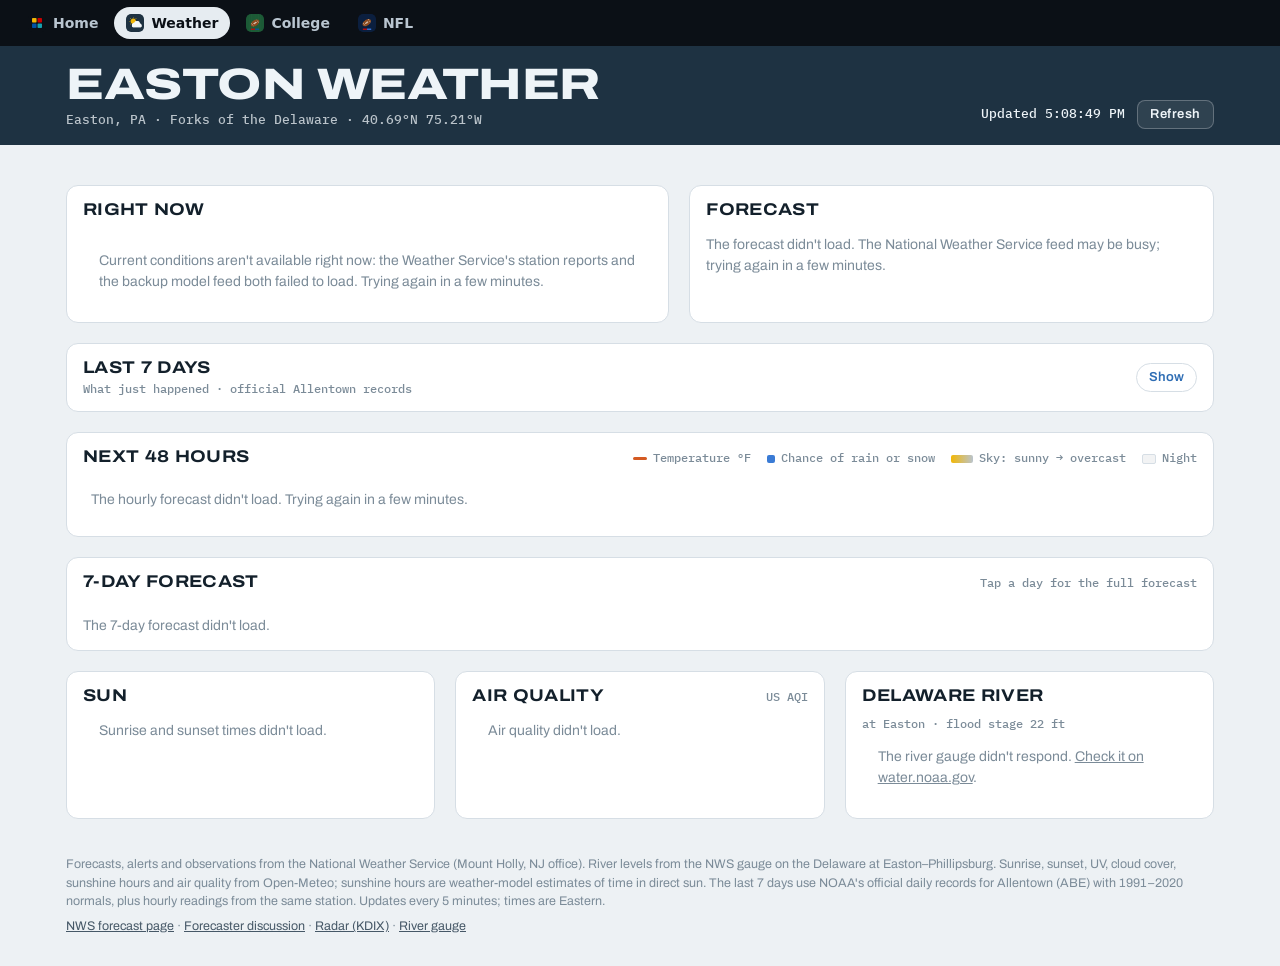
<file: weather.html>
<!doctype html>
<html lang="en">
<head>
<meta charset="utf-8">
<meta name="viewport" content="width=device-width,initial-scale=1,viewport-fit=cover">
<title>Easton Weather</title>
<link rel="manifest" href="weather.webmanifest">
<meta name="theme-color" content="#0B1016">
<link rel="icon" type="image/png" href="icons/weather-192.png">
<link rel="apple-touch-icon" href="icons/weather-180.png">
<meta name="mobile-web-app-capable" content="yes">
<meta name="apple-mobile-web-app-capable" content="yes">
<meta name="apple-mobile-web-app-status-bar-style" content="black-translucent">
<meta name="apple-mobile-web-app-title" content="Weather">
<meta name="app-version" content="2026-11-08.3">
<link rel="stylesheet" href="assets/nav.css">
<link rel="preconnect" href="https://fonts.googleapis.com">
<link rel="preconnect" href="https://fonts.gstatic.com" crossorigin>
<link rel="stylesheet" href="https://fonts.googleapis.com/css2?family=Archivo:wdth,wght@62..125,200..800&family=IBM+Plex+Mono:wght@400;500;600&display=swap">
<style>
/* Layout: slate header band, alerts, "now" panel beside today's forecast, 48-hour chart,
   7-day range list, then sun / air / river instruments in a three-up row. */
:root{
  --bg:#EDF1F4; --surface:#FFFFFF; --surface-2:#F3F6F8; --ink:#13202B; --ink-2:#465867; --ink-3:#7B8B98; --line:#D6DEE5;
  --band:#1E3242; --band-ink:#EEF4F8;
  --warm:#D45A22; --warm-soft:#FBE6DB; --cool:#2E6DB4; --cool-soft:#DEEAF7; --rain:#3A7BD5; --river:#17707C; --river-soft:#DCEFF1;
  --night:rgba(30,50,66,.06);
  --sun:#F2B705; --sky-cloud:#BAC4CD; --sky-night:#2B3B49;
  --ok:#2E8540; --watch:#C77700; --warn:#C0392B; --extreme:#8E1B5B;
  --display:"Archivo","Helvetica Neue",Arial,sans-serif;
  --body:"Archivo","Helvetica Neue",Arial,system-ui,sans-serif;
  --mono:"IBM Plex Mono",ui-monospace,"SF Mono",Menlo,Consolas,monospace;
  color-scheme:light;
}
@media (prefers-color-scheme: dark){
  :root:not([data-theme="light"]){
    --bg:#0E151B; --surface:#151F27; --surface-2:#1B2731; --ink:#E5ECF1; --ink-2:#A3B2BE; --ink-3:#768795; --line:#26343F;
    --band:#0A1219; --band-ink:#E5ECF1;
    --warm:#FF8A50; --warm-soft:#3A2418; --cool:#79AEEA; --cool-soft:#172A3E; --rain:#6FA6EE; --river:#4FC1CF; --river-soft:#13303A;
    --night:rgba(160,190,215,.06);
    --sun:#F5C542; --sky-cloud:#3D4955; --sky-night:#081016;
    --ok:#5CC274; --watch:#F0A531; --warn:#FF6B5B; --extreme:#E26AAE;
    color-scheme:dark;
  }
}
:root[data-theme="dark"]{
  --bg:#0E151B; --surface:#151F27; --surface-2:#1B2731; --ink:#E5ECF1; --ink-2:#A3B2BE; --ink-3:#768795; --line:#26343F;
  --band:#0A1219; --band-ink:#E5ECF1;
  --warm:#FF8A50; --warm-soft:#3A2418; --cool:#79AEEA; --cool-soft:#172A3E; --rain:#6FA6EE; --river:#4FC1CF; --river-soft:#13303A;
  --night:rgba(160,190,215,.06);
  --sun:#F5C542; --sky-cloud:#3D4955; --sky-night:#081016;
  --ok:#5CC274; --watch:#F0A531; --warn:#FF6B5B; --extreme:#E26AAE;
  color-scheme:dark;
}
*{box-sizing:border-box}
html,body{margin:0}
body{background:var(--bg);color:var(--ink);font:15px/1.5 var(--body);font-variation-settings:"wdth" 100;-webkit-font-smoothing:antialiased;
  padding-top:env(safe-area-inset-top,0px);padding-bottom:env(safe-area-inset-bottom,0px)}
[hidden]{display:none!important}
a{color:inherit}
button{font:inherit;color:inherit}
:focus-visible{outline:2px solid var(--cool);outline-offset:2px;border-radius:4px}
.wrap{max-width:1180px;margin:0 auto;padding-left:max(16px,env(safe-area-inset-left,0px));padding-right:max(16px,env(safe-area-inset-right,0px))}
.mono{font-family:var(--mono);font-variant-numeric:tabular-nums}
.lbl{font:600 11.5px/1.2 var(--body);font-variation-settings:"wdth" 112;letter-spacing:.12em;text-transform:uppercase;color:var(--ink-3)}

/* header */
.band{background:var(--band);color:var(--band-ink)}
.band .wrap{padding-block:18px 16px;display:flex;flex-wrap:wrap;gap:10px 24px;align-items:end;justify-content:space-between}
.band h1{margin:0;font:800 clamp(30px,5vw,44px)/.95 var(--display);font-variation-settings:"wdth" 125;letter-spacing:-.01em;text-transform:uppercase}
.band .where{margin-top:6px;font:500 13px/1.3 var(--mono);opacity:.75}
.band .right{display:flex;gap:12px;align-items:center;flex-wrap:wrap;font:500 13px/1.3 var(--mono)}
.btn{background:rgba(255,255,255,.08);border:1px solid rgba(255,255,255,.25);color:var(--band-ink);border-radius:8px;padding:7px 12px;cursor:pointer;font:600 13px/1 var(--body);letter-spacing:.04em}
.btn:hover{background:rgba(255,255,255,.16)}

main.wrap{padding-block:20px 36px;display:flex;flex-direction:column;gap:20px}
.card{background:var(--surface);border:1px solid var(--line);border-radius:12px;min-width:0}
.card-h{display:flex;justify-content:space-between;align-items:baseline;gap:10px;flex-wrap:wrap;padding:14px 16px 0}
.card-h h2{margin:0;font:700 17px/1.2 var(--display);font-variation-settings:"wdth" 115;text-transform:uppercase;letter-spacing:.02em}
.card-h .sub{font:500 12px/1.3 var(--mono);color:var(--ink-3)}
.fail{padding:14px 16px;color:var(--ink-3);font-size:14px}

/* alerts */
.alerts{display:flex;flex-direction:column;gap:8px}
.alert{--sev:var(--watch);border:1px solid var(--sev);border-left-width:6px;border-radius:10px;background:var(--surface)}
.alert.Severe,.alert.Extreme{--sev:var(--warn)}
.alert.Extreme{--sev:var(--extreme)}
.alert.Minor{--sev:var(--watch)}
.alert.Unknown{--sev:var(--cool)}
.alert summary{list-style:none;cursor:pointer;padding:10px 14px;display:flex;gap:6px 14px;flex-wrap:wrap;align-items:baseline}
.alert summary::-webkit-details-marker{display:none}
.alert .ev{font:800 16px/1.2 var(--display);font-variation-settings:"wdth" 112;color:var(--sev);text-transform:uppercase;letter-spacing:.02em}
.alert .when{font:500 13px/1.3 var(--mono);color:var(--ink-2)}
.alert .more{margin-left:auto;font:600 12px/1 var(--body);color:var(--ink-3)}
.alert[open] .more{visibility:hidden}
.alert .body{padding:0 14px 12px;white-space:pre-line;font-size:14px;color:var(--ink-2);max-width:80ch}
.alert .body b{color:var(--ink)}

/* now + today */
.top{display:grid;grid-template-columns:minmax(0,1fr);gap:20px}
@media (min-width:900px){.top{grid-template-columns:minmax(0,1.15fr) minmax(0,1fr)}}
.now{padding:16px;display:grid;grid-template-columns:minmax(0,1fr);gap:16px}
.now-main{display:flex;gap:18px;align-items:center;flex-wrap:wrap}
.now-main .glyph{width:84px;height:84px;color:var(--ink-2);flex:none}
.temp{font:200 clamp(78px,13vw,112px)/.85 var(--display);font-variation-settings:"wdth" 75;letter-spacing:-.03em}
.temp sup{font-size:.38em;font-weight:400;vertical-align:.95em;margin-left:2px;color:var(--ink-3)}
.cond{font:700 20px/1.2 var(--display);font-variation-settings:"wdth" 110}
.feels{color:var(--ink-2);font-size:14px}
.hilo{font:500 14px/1.3 var(--mono);color:var(--ink-2);margin-top:4px}
.hilo .h{color:var(--warm)} .hilo .l{color:var(--cool)}
.facts{display:grid;grid-template-columns:repeat(3,minmax(0,1fr));gap:1px;background:var(--line);border:1px solid var(--line);border-radius:10px;overflow:hidden}
.fact{background:var(--surface);padding:10px 12px;display:flex;flex-direction:column;gap:4px}
.fact .v{font:500 17px/1.2 var(--mono);font-variant-numeric:tabular-nums;display:flex;align-items:center;gap:6px}
.fact .v small{font-size:12px;color:var(--ink-3)}
.windarrow{width:16px;height:16px;color:var(--ink-2);flex:none}
.obsnote{font:500 12px/1.3 var(--mono);color:var(--ink-3)}
.today{padding:0 0 4px}
.today .per{padding:12px 16px;border-top:1px solid var(--line);display:grid;grid-template-columns:44px minmax(0,1fr);gap:12px}
.today .per:first-of-type{border-top:0}
.today .per .glyph{width:40px;height:40px;color:var(--ink-2)}
.today .per h3{margin:0 0 2px;font:700 15px/1.2 var(--display);font-variation-settings:"wdth" 110;display:flex;gap:10px;align-items:baseline;flex-wrap:wrap}
.today .per h3 .t{font:600 15px/1 var(--mono)}
.today .per h3 .t.h{color:var(--warm)} .today .per h3 .t.l{color:var(--cool)}
.today .per p{margin:0;color:var(--ink-2);font-size:14.5px;max-width:65ch}
.heads{margin:12px 16px 0;padding:9px 12px;border-radius:8px;background:var(--cool-soft);color:var(--ink);font-size:14px}
.heads b{color:var(--cool)}

/* hourly chart */
.chartbox{position:relative;padding:8px 8px 12px}
.chartbox svg{display:block;width:100%;height:auto;touch-action:pan-y}
.tip{position:absolute;pointer-events:none;background:var(--ink);color:var(--bg);border-radius:8px;padding:8px 10px;font:500 12.5px/1.4 var(--mono);min-width:150px;transform:translate(-50%,0);white-space:nowrap;z-index:2}
.tip b{font-family:var(--body);font-weight:700;font-size:13px;display:block;margin-bottom:2px}
.legend{display:flex;gap:16px;flex-wrap:wrap;font:500 12px/1 var(--mono);color:var(--ink-3)}
.legend i{display:inline-block;width:14px;height:3px;border-radius:2px;vertical-align:middle;margin-right:6px}

/* 7-day */
.days{list-style:none;margin:8px 0 0;padding:0}
.day{border-top:1px solid var(--line)}
.day summary{list-style:none;cursor:pointer;display:grid;grid-template-columns:92px 34px minmax(0,1fr) 44px minmax(150px,1.4fr);gap:10px;align-items:center;padding:10px 16px}
.day summary::-webkit-details-marker{display:none}
.day summary:hover{background:var(--surface-2)}
.day .dn{font:700 15px/1.15 var(--display);font-variation-settings:"wdth" 108}
.day .dn small{display:block;font:500 12px/1.2 var(--mono);color:var(--ink-3)}
.day .glyph{width:32px;height:32px;color:var(--ink-2)}
.day .sf{font-size:14px;color:var(--ink-2);min-width:0;display:flex;flex-direction:column;gap:3px}
.day .sft{overflow:hidden;text-overflow:ellipsis;white-space:nowrap}
.sunl{display:flex;align-items:center;gap:7px;font:500 12px/1 var(--mono);color:var(--ink-3)}
.sunbar{display:inline-block;width:54px;height:6px;border-radius:3px;background:var(--sky-cloud);overflow:hidden;flex:none}
.sunbar i{display:block;height:100%;background:var(--sun)}
.chip.sunny{background:color-mix(in srgb,var(--sun) 22%,transparent);color:var(--ink)}
.day .sf .chip{margin-left:6px}
.day .pp{font:500 13px/1 var(--mono);color:var(--rain);text-align:right}
.day .lo,.day .hi{font:600 15px/1 var(--mono);text-align:right}
.day .lo{color:var(--cool)} .day .hi{color:var(--warm);text-align:left}
.temps{display:grid;grid-template-columns:38px minmax(0,1fr) 38px;gap:10px;align-items:center}
.range{position:relative;height:6px;border-radius:3px;background:var(--surface-2)}
.range span{position:absolute;top:0;bottom:0;border-radius:3px;background:linear-gradient(90deg,var(--cool),var(--warm))}
.day .det{padding:0 16px 14px 152px;display:grid;gap:8px;color:var(--ink-2);font-size:14.5px}
.day .det p{margin:0;max-width:70ch}
.day .det b{color:var(--ink);font-weight:700}
.chip{display:inline-block;border-radius:4px;padding:2px 6px;font:700 10.5px/1.3 var(--body);letter-spacing:.08em;text-transform:uppercase;background:var(--cool-soft);color:var(--cool);vertical-align:1px}
.chip.hot{background:var(--warm-soft);color:var(--warm)}
@media (max-width:640px){
  .day summary{grid-template-columns:64px 28px minmax(0,1fr) 34px auto;gap:8px;padding:10px 12px}
  .day .glyph{width:28px;height:28px}
  .temps{display:flex;gap:0}
  .day .range{display:none}
  .day .sft{white-space:normal;font-size:13px;line-height:1.25}
  .day .det{padding:0 12px 14px 12px}
  .day .lo::after{content:"/";color:var(--ink-3);margin:0 3px}
}

/* instruments */
.trio{display:grid;grid-template-columns:repeat(auto-fit,minmax(min(100%,300px),1fr));gap:20px}
.inst{padding:0 16px 16px;display:flex;flex-direction:column;gap:12px}
.bigread{font:300 44px/1 var(--display);font-variation-settings:"wdth" 80;font-variant-numeric:tabular-nums}
.bigread small{font:500 14px/1 var(--mono);color:var(--ink-3);margin-left:6px}
.sunarc{width:100%;height:auto;display:block}
.kv{display:grid;grid-template-columns:auto 1fr;gap:4px 14px;font-size:14px}
.kv dt{color:var(--ink-3)} .kv dd{margin:0;font-family:var(--mono);font-variant-numeric:tabular-nums;text-align:right}
.aqi-scale{display:grid;grid-template-columns:repeat(6,1fr);gap:2px;height:8px;border-radius:4px;overflow:hidden;position:relative}
.aqi-scale i:nth-child(1){background:#4CAF50}.aqi-scale i:nth-child(2){background:#F2C94C}.aqi-scale i:nth-child(3){background:#F2994A}
.aqi-scale i:nth-child(4){background:#EB5757}.aqi-scale i:nth-child(5){background:#9B51E0}.aqi-scale i:nth-child(6){background:#7E2233}
.aqi-mark{position:relative;height:10px}
.aqi-mark span{position:absolute;top:0;width:0;height:0;border-left:6px solid transparent;border-right:6px solid transparent;border-bottom:8px solid var(--ink);transform:translateX(-6px)}
.gauge{position:relative;height:26px;border-radius:6px;background:var(--surface-2);overflow:hidden;border:1px solid var(--line)}
.gauge .fill{position:absolute;left:0;top:0;bottom:0;background:var(--river);opacity:.85;transition:width .6s ease}
.gauge .th{position:absolute;top:0;bottom:0;width:2px}
.gticks{position:relative;height:16px;font:500 11px/1 var(--mono);color:var(--ink-3)}
.gticks span{position:absolute;transform:translateX(-50%);white-space:nowrap}
.trend{font:500 13px/1.3 var(--mono);color:var(--ink-2)}
.spark{width:100%;height:auto;display:block}

/* history */
.hist summary{list-style:none;cursor:pointer;display:flex;justify-content:space-between;align-items:center;gap:10px;padding:14px 16px}
.hist summary::-webkit-details-marker{display:none}
.hist summary h2{margin:0;font:700 17px/1.2 var(--display);font-variation-settings:"wdth" 115;text-transform:uppercase;letter-spacing:.02em}
.hist summary .sub{display:block;font:500 12px/1.3 var(--mono);color:var(--ink-3);margin-top:3px}
.hist .tg{font:600 13px/1 var(--body);color:var(--cool);border:1px solid var(--line);border-radius:999px;padding:7px 12px;white-space:nowrap}
.hist .tg .h{display:none}
.hist[open] .tg .s{display:none}.hist[open] .tg .h{display:inline}
.hist[open] summary{border-bottom:1px solid var(--line)}
.hsum{display:flex;flex-wrap:wrap;gap:8px 22px;padding:14px 16px 4px;font-size:14.5px;color:var(--ink-2)}
.hsum b{font:600 15px/1 var(--mono);color:var(--ink)}
.hdays-wrap{overflow-x:auto;padding:8px 16px 4px}
.hdays{display:grid;grid-template-columns:repeat(var(--n),minmax(64px,1fr));gap:6px;min-width:calc(var(--n) * 64px)}
.hday{display:flex;flex-direction:column;align-items:center;gap:4px;padding:8px 2px;border-radius:8px;text-align:center}
.hday.today{background:var(--surface-2)}
.hday .dn{font:700 13px/1.1 var(--display);font-variation-settings:"wdth" 108}
.hday .dn small{display:block;font:500 11px/1.2 var(--mono);color:var(--ink-3)}
.hday .glyph{width:30px;height:30px;color:var(--ink-2)}
.tcol{position:relative;width:30px;height:150px}
.tcol .nb{position:absolute;left:0;right:0;background:repeating-linear-gradient(45deg,var(--line) 0 2px,transparent 2px 5px);border-radius:3px}
.tcol .tb{position:absolute;left:8px;right:8px;border-radius:7px;background:linear-gradient(0deg,var(--cool),var(--warm))}
.tcol .hv,.tcol .lv{position:absolute;left:50%;transform:translateX(-50%);font:600 12px/1 var(--mono);white-space:nowrap}
.tcol .hv{color:var(--warm)} .tcol .lv{color:var(--cool)}
.dep{font:600 11.5px/1 var(--mono)} .dep.up{color:var(--warm)} .dep.dn{color:var(--cool)} .dep.eq{color:var(--ink-3)}
.hval{font:500 12px/1.2 var(--mono);color:var(--ink-2);display:flex;flex-direction:column;align-items:center;gap:3px}
.pbar{width:30px;height:28px;display:flex;align-items:flex-end;justify-content:center;border-bottom:1px solid var(--line)}
.pbar i{display:block;width:16px;background:var(--rain);border-radius:2px 2px 0 0}
.prelim{color:var(--ink-3);font-size:11px}
.hnote{padding:4px 16px 14px;font:500 12px/1.4 var(--mono);color:var(--ink-3)}
@media (max-width:520px){.facts{grid-template-columns:repeat(2,minmax(0,1fr))}}
footer.small{color:var(--ink-3);font-size:12.5px;padding-block:0 30px;display:flex;flex-direction:column;gap:6px}
footer.small a{color:var(--ink-2)}
.skel{height:120px;margin:16px;border-radius:8px;background:linear-gradient(90deg,var(--surface-2) 0%,var(--surface) 50%,var(--surface-2) 100%);background-size:200% 100%;animation:sh 1.4s infinite}
@keyframes sh{to{background-position:-200% 0}}
@media (prefers-reduced-motion:reduce){*{animation:none!important;transition:none!important}}
</style>
</head>
<body>
<nav class="sitenav" aria-label="Dashboards"><div class="sitenav-in"><a href="./"><img src="icons/home-64.png" alt="">Home</a><a href="weather.html" aria-current="page"><img src="icons/weather-64.png" alt="">Weather</a><a href="college.html"><img src="icons/college-64.png" alt="">College</a><a href="nfl.html"><img src="icons/nfl-64.png" alt="">NFL</a></div></nav>

<div class="band">
  <div class="wrap">
    <div>
      <h1>Easton Weather</h1>
      <div class="where">Easton, PA · Forks of the Delaware · 40.69°N 75.21°W</div>
    </div>
    <div class="right">
      <span id="updated">Loading…</span>
      <button id="refresh" class="btn" type="button">Refresh</button>
    </div>
  </div>
</div>

<main class="wrap">
  <div id="alerts" class="alerts" aria-live="polite"></div>

  <div class="top">
    <section class="card" aria-labelledby="now-h">
      <div class="card-h"><h2 id="now-h">Right now</h2><span class="sub" id="obs-station"></span></div>
      <div id="now" class="now"><div class="skel"></div></div>
    </section>
    <section class="card today" aria-labelledby="today-h">
      <div class="card-h"><h2 id="today-h">Forecast</h2><span class="sub" id="fc-issued"></span></div>
      <div id="heads"></div>
      <div id="today"><div class="skel"></div></div>
    </section>
  </div>

  <details class="card hist" id="hist">
    <summary><span><h2>Last 7 days</h2><span class="sub" id="hist-teaser">What just happened · official Allentown records</span></span><span class="tg"><span class="s">Show</span><span class="h">Hide</span></span></summary>
    <div id="histbody"><div class="skel"></div></div>
  </details>

  <section class="card" aria-labelledby="hr-h">
    <div class="card-h"><h2 id="hr-h">Next 48 hours</h2>
      <div class="legend"><span><i style="background:var(--warm)"></i>Temperature °F</span><span><i style="background:var(--rain);height:8px;width:8px"></i>Chance of rain or snow</span><span><i style="background:linear-gradient(90deg,var(--sun),var(--sky-cloud));height:8px;width:22px"></i>Sky: sunny → overcast</span><span><i style="background:var(--night);height:10px;border:1px solid var(--line)"></i>Night</span></div>
    </div>
    <div class="chartbox" id="chartbox"><div class="skel"></div></div>
  </section>

  <section class="card" aria-labelledby="wk-h">
    <div class="card-h"><h2 id="wk-h">7-day forecast</h2><span class="sub">Tap a day for the full forecast</span></div>
    <ul class="days" id="days"><li><div class="skel"></div></li></ul>
  </section>

  <div class="trio">
    <section class="card" aria-labelledby="sun-h">
      <div class="card-h"><h2 id="sun-h">Sun</h2><span class="sub" id="sun-sub"></span></div>
      <div class="inst" id="sun"><div class="skel"></div></div>
    </section>
    <section class="card" aria-labelledby="air-h">
      <div class="card-h"><h2 id="air-h">Air quality</h2><span class="sub">US AQI</span></div>
      <div class="inst" id="air"><div class="skel"></div></div>
    </section>
    <section class="card" aria-labelledby="riv-h">
      <div class="card-h"><h2 id="riv-h">Delaware River</h2><span class="sub">at Easton · flood stage 22 ft</span></div>
      <div class="inst" id="river"><div class="skel"></div></div>
    </section>
  </div>
</main>

<footer class="wrap small">
  <span>Forecasts, alerts and observations from the National Weather Service (Mount Holly, NJ office). River levels from the NWS gauge on the Delaware at Easton–Phillipsburg. Sunrise, sunset, UV, cloud cover, sunshine hours and air quality from Open-Meteo; sunshine hours are weather-model estimates of time in direct sun. The last 7 days use NOAA's official daily records for Allentown (ABE) with 1991–2020 normals, plus hourly readings from the same station. Updates every 5 minutes; times are Eastern.</span>
  <span><a href="https://forecast.weather.gov/MapClick.php?lat=40.691&amp;lon=-75.21" target="_blank" rel="noopener">NWS forecast page</a> · <a href="https://forecast.weather.gov/product.php?site=PHI&amp;issuedby=PHI&amp;product=AFD" target="_blank" rel="noopener">Forecaster discussion</a> · <a href="https://radar.weather.gov/station/kdix/standard" target="_blank" rel="noopener">Radar (KDIX)</a> · <a href="https://water.noaa.gov/gauges/estn4" target="_blank" rel="noopener">River gauge</a></span>
</footer>

<script>
(() => {
  "use strict";
  const LAT = 40.6910, LON = -75.2100;   // Centre Square, Easton
  const TZ = "America/New_York";
  const GAUGE = "ESTN4";                  // Delaware River at Easton (NWS)
  const NWS = "https://api.weather.gov";
  const S = { points: null, refreshTimer: null };

  const $ = id => document.getElementById(id);
  const esc = s => String(s ?? "").replace(/[&<>"']/g, c => ({ "&": "&amp;", "<": "&lt;", ">": "&gt;", '"': "&quot;", "'": "&#39;" }[c]));
  const f = (o) => new Intl.DateTimeFormat("en-US", Object.assign({ timeZone: TZ }, o));
  const fTime = f({ hour: "numeric", minute: "2-digit" });
  const fHour = f({ hour: "numeric" });
  const fDay = f({ weekday: "short" });
  const fDayLong = f({ weekday: "long" });
  const fDate = f({ month: "short", day: "numeric" });
  const fKey = f({ year: "numeric", month: "2-digit", day: "2-digit" });
  const fClock = f({ hour: "numeric", minute: "2-digit", second: "2-digit" });

  async function getJSON(url, ms = 15000) {
    const c = new AbortController(); const t = setTimeout(() => c.abort(), ms);
    try {
      const r = await fetch(url, { signal: c.signal, headers: { Accept: url.includes("weather.gov") ? "application/geo+json" : "application/json" } });
      if (!r.ok) throw new Error("HTTP " + r.status);
      return await r.json();
    } finally { clearTimeout(t); }
  }

  /* ---------- units ---------- */
  const val = q => (q && q.value != null ? q.value : null);
  const cToF = c => c == null ? null : c * 9 / 5 + 32;
  const kmhToMph = k => k == null ? null : k / 1.609344;
  const paToInHg = p => p == null ? null : p / 3386.389;
  const mToMi = m => m == null ? null : m / 1609.344;
  const round = (n, d = 0) => n == null || isNaN(n) ? "–" : (+n).toFixed(d);
  const compass = deg => deg == null ? "" : ["N","NNE","NE","ENE","E","ESE","SE","SSE","S","SSW","SW","WSW","W","WNW","NW","NNW"][Math.round(deg / 22.5) % 16];
  const DIRDEG = { N:0,NNE:22.5,NE:45,ENE:67.5,E:90,ESE:112.5,SE:135,SSE:157.5,S:180,SSW:202.5,SW:225,WSW:247.5,W:270,WNW:292.5,NW:315,NNW:337.5 };
  function dewF(q) { if (!q || q.value == null) return null; return /degF/.test(q.unitCode || "") ? q.value : cToF(q.value); }

  /* ---------- glyphs (drawn, no icon font) ---------- */
  function kind(text, isDay) {
    const t = (text || "").toLowerCase();
    if (/thunder|t-storm/.test(t)) return "storm";
    if (/snow|flurr|sleet|wintry|ice pellets|freezing/.test(t)) return "snow";
    if (/rain|shower|drizzle/.test(t)) return /chance|slight|isolated|scattered/.test(t) ? "showers" : "rain";
    if (/fog|haze|smoke|mist/.test(t)) return "fog";
    if (/partly|mostly sunny|mostly clear|few clouds|partly sunny/.test(t)) return isDay ? "partly" : "partlyN";
    if (/mostly cloudy|cloudy|overcast/.test(t)) return "cloud";
    if (/wind|breezy|blustery/.test(t)) return "wind";
    return isDay ? "sun" : "moon";
  }
  const SUN = '<circle cx="24" cy="24" r="8" fill="var(--warm)" stroke="none"/><g stroke="var(--warm)" stroke-width="2.5" stroke-linecap="round"><path d="M24 6v5M24 37v5M6 24h5M37 24h5M11.3 11.3l3.5 3.5M33.2 33.2l3.5 3.5M11.3 36.7l3.5-3.5M33.2 14.8l3.5-3.5"/></g>';
  const MOON = '<path d="M30 8a15 15 0 1 0 10 26A13 13 0 0 1 30 8z" fill="var(--cool)" stroke="none"/>';
  const CLOUD = (x = 0, y = 0, fill = "var(--surface)") => `<path transform="translate(${x} ${y})" d="M14 38h22a8 8 0 0 0 0-16 11 11 0 0 0-21-2 8 8 0 0 0-1 18z" fill="${fill}" stroke="currentColor" stroke-width="2.5" stroke-linejoin="round"/>`;
  function glyph(text, isDay = true) {
    const k = kind(text, isDay);
    const drops = n => Array.from({ length: n }, (_, i) => `<path d="M${16 + i * 8} 42l-2 5" stroke="var(--rain)" stroke-width="2.5" stroke-linecap="round"/>`).join("");
    const inner = {
      sun: SUN, moon: MOON,
      partly: `<g transform="translate(-6 -6) scale(.8)">${SUN}</g>${CLOUD(2, 2)}`,
      partlyN: `<g transform="translate(-4 -4) scale(.75)">${MOON}</g>${CLOUD(2, 2)}`,
      cloud: `${CLOUD(-4, -6, "var(--surface-2)")}${CLOUD(2, 0)}`,
      rain: `${CLOUD(0, -6)}${drops(3)}`,
      showers: `<g transform="translate(-6 -8) scale(.7)">${isDay ? SUN : MOON}</g>${CLOUD(0, -6)}${drops(2)}`,
      snow: `${CLOUD(0, -6)}<g fill="var(--cool)"><circle cx="17" cy="43" r="2.2"/><circle cx="25" cy="46" r="2.2"/><circle cx="33" cy="43" r="2.2"/></g>`,
      storm: `${CLOUD(0, -6)}<path d="M25 34l-5 8h6l-4 8" fill="none" stroke="var(--watch)" stroke-width="2.8" stroke-linecap="round" stroke-linejoin="round"/>`,
      fog: `${CLOUD(0, -8)}<g stroke="currentColor" stroke-width="2.5" stroke-linecap="round"><path d="M10 38h28M14 44h24"/></g>`,
      wind: `<g fill="none" stroke="currentColor" stroke-width="2.6" stroke-linecap="round"><path d="M6 18h24a5 5 0 1 0-5-5M6 26h32a5 5 0 1 1-5 5M6 34h16"/></g>`
    }[k];
    return `<svg class="glyph" viewBox="0 0 48 52" role="img" aria-label="${esc(text)}">${inner}</svg>`;
  }
  const windArrow = deg => deg == null ? "" :
    `<svg class="windarrow" viewBox="0 0 16 16" aria-hidden="true" style="transform:rotate(${deg + 180}deg)"><path d="M8 1l4 9H9v5H7v-5H4z" fill="currentColor"/></svg>`;

  /* ---------- NWS: points → forecast, hourly, stations ---------- */
  async function points() {
    if (S.points) return S.points;
    const d = await getJSON(`${NWS}/points/${LAT},${LON}`);
    S.points = d.properties;
    return S.points;
  }

  // Station reports are preferred; if the Weather Service feed is delayed (it sometimes stalls for hours),
  // fall back to Open-Meteo's model estimate for Easton and say so.
  const FRESH_MS = 2 * 3600e3;
  async function stationObs() {
    const p = await points();
    const st = await getJSON(p.observationStations);
    const stations = (st.features || []).slice(0, 4).map(x => x.properties);
    let newest = null;
    for (const s of stations) {
      try {
        const o = (await getJSON(`${NWS}/stations/${s.stationIdentifier}/observations/latest`)).properties;
        if (val(o.temperature) == null) continue;
        const age = Date.now() - new Date(o.timestamp).getTime();
        if (age < FRESH_MS) return { obs: o, station: s };
        if (!newest || new Date(o.timestamp) > new Date(newest.obs.timestamp)) newest = { obs: o, station: s, stale: true };
      } catch (e) {}
    }
    return newest;
  }
  async function modelObs() {
    const d = await getJSON(`https://api.open-meteo.com/v1/forecast?latitude=${LAT}&longitude=${LON}&current=temperature_2m,apparent_temperature,relative_humidity_2m,dew_point_2m,wind_speed_10m,wind_direction_10m,wind_gusts_10m,pressure_msl,weather_code,visibility&timezone=${encodeURIComponent(TZ)}&timeformat=unixtime`);
    const c = d.current || {};
    if (c.temperature_2m == null) throw new Error("no model data");
    const q = v => ({ value: v ?? null });
    // Shaped like a Weather Service observation (metric), so the same panel can draw it.
    return {
      timestamp: new Date((c.time || Date.now() / 1000) * 1000).toISOString(),
      textDescription: WMO(c.weather_code), temperature: q(c.temperature_2m), dewpoint: q(c.dew_point_2m),
      relativeHumidity: q(c.relative_humidity_2m), windDirection: q(c.wind_direction_10m), windSpeed: q(c.wind_speed_10m),
      windGust: q(c.wind_gusts_10m), barometricPressure: q(c.pressure_msl != null ? c.pressure_msl * 100 : null),
      visibility: q(c.visibility), windChill: q(c.apparent_temperature), heatIndex: q(null)
    };
  }
  async function loadNow() {
    let st = null, model = null;
    try { st = await stationObs(); } catch (e) {}
    if (!st || st.stale) { try { model = await modelObs(); } catch (e) {} }
    if (st && !st.stale) { S.obs = st.obs; S.station = st.station; S.obsSource = "station"; S.staleStation = null; }
    else if (model) { S.obs = model; S.station = null; S.obsSource = "model"; S.staleStation = st; }
    else if (st) { S.obs = st.obs; S.station = st.station; S.obsSource = "stale"; S.staleStation = null; }
    else { S.obs = null; }
    if (!S.obs) {
      $("obs-station").textContent = "";
      $("now").innerHTML = `<div class="fail">Current conditions aren't available right now: the Weather Service's station reports and the backup model feed both failed to load. Trying again in a few minutes.</div>`;
      return;
    }
    try { renderNow(); }
    catch (e) {
      console.error("Right now panel:", e);
      $("now").innerHTML = `<div class="fail">The current conditions loaded but the panel couldn't draw them (${esc(e.message)}). Refresh to try again.</div>`;
    }
  }

  function renderNow() {
    const o = S.obs; if (!o) return;
    const t = cToF(val(o.temperature));
    const feelsC = val(o.windChill) ?? val(o.heatIndex);
    const feels = feelsC != null ? cToF(feelsC) : null;
    const wdeg = val(o.windDirection), wspd = kmhToMph(val(o.windSpeed)), gust = kmhToMph(val(o.windGust));
    const pres = paToInHg(val(o.barometricPressure) ?? val(o.seaLevelPressure));
    const vis = mToMi(val(o.visibility));
    const rh = val(o.relativeHumidity), dp = cToF(val(o.dewpoint));
    const today = todayHiLo();
    const uv = S.uvNow;
    const ago = ms => { const m = Math.round((Date.now() - ms) / 60000); return m < 90 ? `${m} min ago` : `${Math.round(m / 60)} hours ago`; };
    let srcNote;
    if (S.obsSource === "model") {
      $("obs-station").textContent = "Model estimate · Open-Meteo";
      const last = S.staleStation;
      srcNote = `Estimated for Easton at ${fTime.format(new Date(o.timestamp))} by the Open-Meteo weather model. The Weather Service's station reports are delayed${last ? ` (latest ${esc(last.station.stationIdentifier)} reading: ${fTime.format(new Date(last.obs.timestamp))}, ${ago(new Date(last.obs.timestamp).getTime())})` : ""}; the page switches back automatically when they resume.`;
    } else {
      $("obs-station").textContent = `${S.station.stationIdentifier} · ${S.station.name}`.slice(0, 64);
      srcNote = S.obsSource === "stale"
        ? `<span style="color:var(--warn)">Old reading: observed ${fTime.format(new Date(o.timestamp))} (${ago(new Date(o.timestamp).getTime())}). Newer reports haven't come through yet.</span>`
        : `Observed ${fTime.format(new Date(o.timestamp))}`;
    }
    $("now").innerHTML = `
      <div class="now-main">
        ${glyph(o.textDescription || "Clear", isDaylight())}
        <div><div class="temp">${round(t)}<sup>°F</sup></div></div>
        <div>
          <div class="cond">${esc(o.textDescription || "—")}</div>
          <div class="feels">${feels != null && Math.abs(feels - t) >= 2 ? `Feels like ${round(feels)}°` : "Feels like the thermometer says"}</div>
          ${today ? `<div class="hilo">${today.hi != null ? `<span class="h">H ${today.hi}°</span>` : ""}${today.hi != null && today.lo != null ? " · " : ""}${today.lo != null ? `<span class="l">L ${today.lo}°</span>` : ""}</div>` : ""}
        </div>
      </div>
      <div class="facts">
        <div class="fact"><span class="lbl">Wind</span><span class="v">${windArrow(wdeg)}${wspd != null && wspd < 1 ? "Calm" : `${compass(wdeg)} ${round(wspd)}<small>mph</small>`}</span>${gust ? `<span class="obsnote">Gusts ${round(gust)} mph</span>` : ""}</div>
        <div class="fact"><span class="lbl">Humidity</span><span class="v">${round(rh)}<small>%</small></span></div>
        <div class="fact"><span class="lbl">Dew point</span><span class="v">${round(dp)}<small>°F</small></span></div>
        <div class="fact"><span class="lbl">Pressure</span><span class="v">${round(pres, 2)}<small>inHg</small></span></div>
        <div class="fact"><span class="lbl">Visibility</span><span class="v">${vis != null ? (vis >= 10 ? "10+" : round(vis, vis < 1 ? 2 : 1)) : "–"}<small>mi</small></span></div>
        <div class="fact"><span class="lbl">UV index</span><span class="v">${uv != null ? round(uv) : "–"}<small>${uv != null ? uvWord(uv) : ""}</small></span></div>
      </div>
      <div class="obsnote">${srcNote}</div>`;
  }
  const uvWord = u => u < 3 ? "Low" : u < 6 ? "Moderate" : u < 8 ? "High" : u < 11 ? "Very high" : "Extreme";
  function isDaylight() {
    const td = S.om?.[fKey.format(new Date())];
    if (td) { const n = Date.now(); return n > td.rise && n < td.set; }
    const h = +f({ hour: "numeric", hour12: false }).format(new Date()); return h >= 7 && h < 18;
  }
  function todayHiLo() {
    const ps = S.periods; if (!ps?.length) return null;
    const first = ps[0], second = ps[1];
    if (first.isDaytime) return { hi: first.temperature, lo: second && !second.isDaytime ? second.temperature : null };
    return { hi: null, lo: first.temperature };
  }

  async function loadForecast() {
    try {
      const p = await points();
      const d = await getJSON(p.forecast);
      S.periods = d.properties.periods || [];
      $("fc-issued").textContent = d.properties.updateTime || d.properties.generatedAt ? "Issued " + fTime.format(new Date(d.properties.updateTime || d.properties.generatedAt)) : "";
      renderToday(); renderDays(); renderNow();
    } catch (e) {
      $("today").innerHTML = `<div class="fail">The forecast didn't load. The National Weather Service feed may be busy; trying again in a few minutes.</div>`;
      $("days").innerHTML = `<li class="fail">The 7-day forecast didn't load.</li>`;
    }
  }
  function renderToday() {
    const ps = (S.periods || []).slice(0, 3);
    $("today").innerHTML = ps.map(p => `<div class="per">${glyph(p.shortForecast, p.isDaytime)}<div>
        <h3>${esc(p.name)} <span class="t ${p.isDaytime ? "h" : "l"}">${p.isDaytime ? "High" : "Low"} ${p.temperature}°</span></h3>
        <p>${esc(p.detailedForecast)}</p></div></div>`).join("");
    // Frost and freeze heads-up for the next three nights.
    const nights = (S.periods || []).filter(p => !p.isDaytime).slice(0, 3);
    const cold = nights.find(p => p.temperature <= 32) || nights.find(p => p.temperature <= 36);
    $("heads").innerHTML = cold ? `<div class="heads"><b>${cold.temperature <= 32 ? "Freeze" : "Frost possible"}:</b> ${esc(cold.name)} drops to ${cold.temperature}°F. Bring in tender plants, disconnect garden hoses and check water for animals.</div>` : "";
  }

  function renderDays() {
    const ps = S.periods || [];
    const byDate = new Map();
    for (const p of ps) {
      const k = fKey.format(new Date(p.startTime));
      if (!byDate.has(k)) byDate.set(k, { key: k, start: new Date(p.startTime) });
      const d = byDate.get(k);
      if (p.isDaytime) d.day = p; else d.night = p;
    }
    const days = [...byDate.values()].slice(0, 7);
    const temps = days.flatMap(d => [d.day?.temperature, d.night?.temperature]).filter(v => v != null);
    const mn = Math.min(...temps), mx = Math.max(...temps), span = Math.max(1, mx - mn);
    const todayKey = fKey.format(new Date());
    const sunVals = days.filter(d => d.day && S.om?.[d.key]?.sun != null).map(d => [d.key, S.om[d.key].sun]);
    const best = sunVals.reduce((m, x) => !m || x[1] > m[1] ? x : m, null);
    const sunniest = best && best[1] >= 3 * 3600 && sunVals.filter(x => x[1] >= best[1] - 1800).length === 1 ? best[0] : null;
    $("days").innerHTML = days.map((d, i) => {
      const main = d.day || d.night;
      const name = d.key === todayKey ? (d.day ? "Today" : "Tonight") : fDay.format(d.start);
      const pop = Math.max(val(d.day?.probabilityOfPrecipitation) || 0, val(d.night?.probabilityOfPrecipitation) || 0);
      const hi = d.day?.temperature, lo = d.night?.temperature;
      const a = lo != null ? lo : hi, b = hi != null ? hi : lo;
      const left = ((a - mn) / span) * 100, width = Math.max(3, ((b - a) / span) * 100);
      const chip = lo != null && lo <= 32 ? '<span class="chip">Freeze</span>' : lo != null && lo <= 36 ? '<span class="chip">Frost</span>' : hi != null && hi >= 90 ? '<span class="chip hot">Heat</span>' : "";
      return `<li class="day"><details${i === 0 ? "" : ""}>
        <summary>
          <span class="dn">${name}<small>${fDate.format(d.start)}</small></span>
          ${glyph(main.shortForecast, !!d.day)}
          <span class="sf"><span class="sft">${esc(main.shortForecast)}${chip}${d.key === sunniest ? '<span class="chip sunny">Sunniest</span>' : ""}</span>${d.day ? sunLine(d.key) : ""}</span>
          <span class="pp">${pop ? pop + "%" : ""}</span>
          <span class="temps"><span class="lo">${lo != null ? lo + "°" : "–"}</span><span class="range" aria-hidden="true"><span style="left:${Math.min(left, 97)}%;width:${Math.max(3, Math.min(width, 100 - left))}%"></span></span><span class="hi">${hi != null ? hi + "°" : "–"}</span></span>
        </summary>
        <div class="det">
          ${d.day ? `<p><b>${esc(d.day.name)}:</b> ${esc(d.day.detailedForecast)}</p>` : ""}
          ${d.night ? `<p><b>${esc(d.night.name)}:</b> ${esc(d.night.detailedForecast)}</p>` : ""}
        </div></details></li>`;
    }).join("");
  }

  function sunLine(key) {
    const o = S.om?.[key];
    if (!o || o.sun == null || !o.len) return "";
    const pct = Math.max(0, Math.min(100, o.sun / o.len * 100));
    return `<span class="sunl" title="Expected hours of direct sunshine out of ${hrs1(o.len)} h of daylight"><span class="sunbar"><i style="width:${pct.toFixed(0)}%"></i></span>${hrs1(o.sun)} of ${hrs1(o.len)} h sun</span>`;
  }
  const hrs1 = s => s == null ? "–" : (s / 3600).toFixed(1).replace(/\.0$/, "");

  /* ---------- hourly chart ---------- */
  async function loadHourly() {
    try {
      const p = await points();
      const d = await getJSON(p.forecastHourly);
      const now = Date.now();
      S.hours = (d.properties.periods || []).filter(h => new Date(h.endTime).getTime() > now).slice(0, 48).map(h => ({
        t: new Date(h.startTime), temp: h.temperature, pop: val(h.probabilityOfPrecipitation) || 0,
        day: h.isDaytime, sf: h.shortForecast, wind: `${h.windDirection || ""} ${h.windSpeed || ""}`.trim(),
        rh: val(h.relativeHumidity), dp: dewF(h.dewpoint)
      }));
      drawChart();
    } catch (e) {
      $("chartbox").innerHTML = `<div class="fail">The hourly forecast didn't load. Trying again in a few minutes.</div>`;
    }
  }
  function drawChart() {
    const hrs = S.hours; const box = $("chartbox");
    if (!hrs?.length) return;
    const W = Math.max(320, box.clientWidth - 16), narrow = W < 620;
    const H = narrow ? 268 : 288, padL = 34, padR = 12, top = 22, tempH = H - 136, skyY = top + tempH + 22, skyH = 12, popTop = top + tempH + 48, popH = 46;
    const n = hrs.length, step = (W - padL - padR) / n;
    const x = i => padL + step * i + step / 2;
    const temps = hrs.map(h => h.temp);
    let lo = Math.floor((Math.min(...temps) - 2) / 5) * 5, hi = Math.ceil((Math.max(...temps) + 2) / 5) * 5;
    if (hi - lo < 10) hi = lo + 10;
    const y = v => top + tempH - ((v - lo) / (hi - lo)) * tempH;
    let s = `<svg viewBox="0 0 ${W} ${H}" width="${W}" height="${H}" role="img" aria-label="Hourly temperature and precipitation chance for the next 48 hours">`;
    // night shading
    let runStart = null;
    hrs.forEach((h, i) => {
      if (!h.day && runStart == null) runStart = i;
      if ((h.day || i === n - 1) && runStart != null) { const end = h.day ? i : i + 1; s += `<rect x="${padL + step * runStart}" y="${top - 8}" width="${step * (end - runStart)}" height="${popTop + popH - top + 8}" fill="var(--night)"/>`; runStart = null; }
    });
    // grid lines + y labels
    for (let v = lo; v <= hi; v += 5) {
      if ((v - lo) % (hi - lo > 30 ? 10 : 5)) continue;
      s += `<line x1="${padL}" x2="${W - padR}" y1="${y(v)}" y2="${y(v)}" stroke="var(--line)" stroke-width="1"/>`;
      s += `<text x="${padL - 6}" y="${y(v) + 4}" text-anchor="end" font-family="var(--mono)" font-size="11" fill="var(--ink-3)">${v}°</text>`;
    }
    // midnight separators & day labels
    hrs.forEach((h, i) => {
      const hr = +f({ hour: "numeric", hour12: false }).format(h.t) % 24;
      if (hr === 0 && i > 0) {
        s += `<line x1="${padL + step * i}" x2="${padL + step * i}" y1="${top - 10}" y2="${popTop + popH}" stroke="var(--ink-3)" stroke-dasharray="2 3" stroke-width="1"/>`;
        s += `<text x="${padL + step * i + 4}" y="${top - 10}" font-family="var(--body)" font-weight="700" font-size="11" fill="var(--ink-2)" letter-spacing=".08em">${fDay.format(h.t).toUpperCase()}</text>`;
      }
    });
    // temperature area + line
    const pts = hrs.map((h, i) => [x(i), y(h.temp)]);
    const line = pts.map((p, i) => (i ? "L" : "M") + p[0].toFixed(1) + " " + p[1].toFixed(1)).join("");
    s += `<path d="${line}L${pts[n - 1][0]} ${top + tempH}L${pts[0][0]} ${top + tempH}Z" fill="var(--warm)" opacity=".12"/>`;
    s += `<path d="${line}" fill="none" stroke="var(--warm)" stroke-width="2.5" stroke-linejoin="round" stroke-linecap="round"/>`;
    // labels at local extremes + every 6h (12h when narrow)
    const every = narrow ? 6 : 3;
    let lastLbl = -99;
    hrs.forEach((h, i) => {
      const hr = +f({ hour: "numeric", hour12: false }).format(h.t) % 24;
      const ext = i > 0 && i < n - 1 && ((h.temp >= hrs[i - 1].temp && h.temp > hrs[i + 1].temp) || (h.temp <= hrs[i - 1].temp && h.temp < hrs[i + 1].temp));
      if (hr % every === 0 || i === 0) s += `<text x="${x(i)}" y="${popTop + popH + 16}" text-anchor="middle" font-family="var(--mono)" font-size="11" fill="var(--ink-3)">${i === 0 ? "Now" : fHour.format(h.t).replace(" ", "").toLowerCase()}</text>`;
      if ((ext && i - lastLbl >= (narrow ? 5 : 3)) || i === 0) {
        lastLbl = i;
        s += `<circle cx="${x(i)}" cy="${y(h.temp)}" r="3.2" fill="var(--surface)" stroke="var(--warm)" stroke-width="2"/>`;
        s += `<text x="${x(i)}" y="${y(h.temp) - 8}" text-anchor="middle" font-family="var(--mono)" font-weight="600" font-size="12" fill="var(--ink)">${h.temp}°</text>`;
      }
    });
    // precip bars
    s += `<text x="${padL - 6}" y="${popTop + 10}" text-anchor="end" font-family="var(--mono)" font-size="10" fill="var(--ink-3)">100%</text>`;
    s += `<line x1="${padL}" x2="${W - padR}" y1="${popTop + popH}" y2="${popTop + popH}" stroke="var(--line)"/>`;
    hrs.forEach((h, i) => {
      if (!h.pop) return;
      const bh = (h.pop / 100) * popH;
      s += `<rect x="${padL + step * i + 1}" y="${popTop + popH - bh}" width="${Math.max(1, step - 2)}" height="${bh}" rx="1.5" fill="var(--rain)" opacity="${.35 + h.pop / 160}"/>`;
    });
    // sky strip: sun color fades to overcast grey with cloud cover; dark at night
    const cloudAt = t => S.cloud?.get(Math.floor(t.getTime() / 3600e3) * 3600e3);
    if (S.cloud) {
      s += `<text x="${padL - 6}" y="${skyY + 10}" text-anchor="end" font-family="var(--mono)" font-size="10" fill="var(--ink-3)">Sky</text>`;
      hrs.forEach((h, i) => {
        const c = cloudAt(h.t); if (c == null) return;
        const x0 = (padL + step * i).toFixed(1), w = (step + .6).toFixed(1);
        if (!h.day) s += `<rect x="${x0}" y="${skyY}" width="${w}" height="${skyH}" fill="var(--sky-night)"/>`;
        else s += `<rect x="${x0}" y="${skyY}" width="${w}" height="${skyH}" fill="var(--sky-cloud)"/><rect x="${x0}" y="${skyY}" width="${w}" height="${skyH}" fill="var(--sun)" opacity="${(1 - c / 100).toFixed(2)}"/>`;
      });
    }
    const peak = hrs.reduce((m, h, i) => h.pop > hrs[m].pop ? i : m, 0);
    if (hrs[peak].pop >= 20) s += `<text x="${x(peak)}" y="${popTop + popH - (hrs[peak].pop / 100) * popH - 4}" text-anchor="middle" font-family="var(--mono)" font-size="11" font-weight="600" fill="var(--rain)">${hrs[peak].pop}%</text>`;
    s += `<line id="cross" x1="0" x2="0" y1="${top - 8}" y2="${popTop + popH}" stroke="var(--ink-2)" stroke-width="1" visibility="hidden"/>`;
    s += `<rect id="hit" x="${padL}" y="0" width="${W - padL - padR}" height="${H}" fill="transparent"/></svg><div class="tip" id="tip" hidden></div>`;
    box.innerHTML = s;
    const svg = box.querySelector("svg"), tip = $("tip"), cross = $("cross");
    const move = ev => {
      const r = svg.getBoundingClientRect(); const px = (ev.clientX - r.left) * (W / r.width);
      const i = Math.min(n - 1, Math.max(0, Math.floor((px - padL) / step)));
      const h = hrs[i];
      cross.setAttribute("x1", x(i)); cross.setAttribute("x2", x(i)); cross.setAttribute("visibility", "visible");
      tip.hidden = false;
      tip.innerHTML = `<b>${fDay.format(h.t)} ${fHour.format(h.t)}</b>${h.temp}°F · ${esc(h.sf)}<br>Precip ${h.pop}%${cloudAt(h.t) != null ? ` · Clouds ${cloudAt(h.t)}%` : ""}<br>Wind ${esc(h.wind)}${h.rh != null ? `<br>Humidity ${h.rh}%${h.dp != null ? ` · Dew pt ${round(h.dp)}°` : ""}` : ""}`;
      const left = (x(i) / W) * r.width + 8;
      tip.style.left = Math.min(Math.max(left, 90), r.width - 80) + "px";
      tip.style.top = "6px";
    };
    svg.addEventListener("pointermove", move);
    svg.addEventListener("pointerdown", move);
    svg.addEventListener("pointerleave", () => { tip.hidden = true; cross.setAttribute("visibility", "hidden"); });
  }
  let rz; window.addEventListener("resize", () => { clearTimeout(rz); rz = setTimeout(() => { drawChart(); if ($("hist").open) drawHistChart(); }, 150); });

  /* ---------- alerts ---------- */
  async function loadAlerts() {
    try {
      const d = await getJSON(`${NWS}/alerts/active?point=${LAT},${LON}`);
      const list = (d.features || []).map(x => x.properties)
        .sort((a, b) => ["Extreme", "Severe", "Moderate", "Minor", "Unknown"].indexOf(a.severity) - ["Extreme", "Severe", "Moderate", "Minor", "Unknown"].indexOf(b.severity));
      $("alerts").innerHTML = list.map(a => {
        const until = a.ends || a.expires;
        return `<details class="alert ${esc(a.severity || "Unknown")}">
          <summary><span class="ev">${esc(a.event)}</span><span class="when">${until ? "Until " + fDay.format(new Date(until)) + " " + fTime.format(new Date(until)) : ""}</span><span class="more">Details</span></summary>
          <div class="body">${a.headline ? `<b>${esc(a.headline)}</b>\n\n` : ""}${esc(a.description || "")}${a.instruction ? `\n\n<b>What to do</b>\n${esc(a.instruction)}` : ""}</div>
        </details>`;
      }).join("");
    } catch (e) { /* keep whatever alerts were shown last */ }
  }

  /* ---------- sun & UV & air (Open-Meteo) ---------- */
  async function loadSunAir() {
    const [wx, aq] = await Promise.allSettled([
      getJSON(`https://api.open-meteo.com/v1/forecast?latitude=${LAT}&longitude=${LON}&daily=sunrise,sunset,daylight_duration,sunshine_duration,uv_index_max,weather_code&hourly=cloud_cover&current=uv_index&timezone=${encodeURIComponent(TZ)}&past_days=7&forecast_days=8&timeformat=unixtime`),
      getJSON(`https://air-quality-api.open-meteo.com/v1/air-quality?latitude=${LAT}&longitude=${LON}&current=us_aqi,pm2_5,ozone&timezone=${encodeURIComponent(TZ)}`)
    ]);
    if (wx.status === "fulfilled") {
      const d = wx.value.daily;
      S.om = {};
      (d.time || []).forEach((t, i) => {
        S.om[fKey.format(new Date((t + 43200) * 1000))] = { rise: d.sunrise[i] * 1000, set: d.sunset[i] * 1000, len: d.daylight_duration?.[i], sun: d.sunshine_duration?.[i], uv: d.uv_index_max?.[i], code: d.weather_code?.[i] };
      });
      const hh = wx.value.hourly || {};
      S.cloud = new Map((hh.time || []).map((t, i) => [t * 1000, hh.cloud_cover?.[i]]).filter(x => x[1] != null));
      S.uvNow = wx.value.current?.uv_index ?? null;
      renderSun(); renderNow();
      if (S.periods) renderDays();
      if (S.hours) drawChart();
      if (S.hist) renderHist();
    } else $("sun").innerHTML = `<div class="fail">Sunrise and sunset times didn't load.</div>`;
    if (aq.status === "fulfilled") renderAir(aq.value.current || {});
    else $("air").innerHTML = `<div class="fail">Air quality didn't load.</div>`;
  }
  function renderSun() {
    const a = S.om?.[fKey.format(new Date())], b = S.om?.[fKey.format(new Date(Date.now() + 86400e3))];
    if (!a) return;
    const now = Date.now();
    const frac = Math.min(1, Math.max(0, (now - a.rise) / (a.set - a.rise)));
    const up = now > a.rise && now < a.set;
    const hm = s => s == null ? "–" : `${Math.floor(s / 3600)}h ${Math.round((s % 3600) / 60)}m`;
    const delta = b && a.len != null && b.len != null ? Math.round((b.len - a.len) / 60 * 10) / 10 : null;
    const ang = Math.PI * (1 - frac), cx = 150 + 120 * Math.cos(ang), cy = 120 - 100 * Math.sin(ang);
    $("sun-sub").textContent = up ? "Sun is up" : now < a.rise ? "Before sunrise" : "After sunset";
    $("sun").innerHTML = `
      <svg class="sunarc" viewBox="0 0 300 140" role="img" aria-label="Sun position between sunrise and sunset">
        <path d="M30 120 A120 100 0 0 1 270 120" fill="none" stroke="var(--line)" stroke-width="2" stroke-dasharray="4 5"/>
        ${up ? `<path d="M30 120 A120 100 0 0 1 ${cx.toFixed(1)} ${cy.toFixed(1)}" fill="none" stroke="var(--warm)" stroke-width="2.5"/>` : ""}
        <line x1="10" x2="290" y1="120" y2="120" stroke="var(--ink-3)" stroke-width="1"/>
        <circle cx="${up ? cx.toFixed(1) : (now < a.rise ? 30 : 270)}" cy="${up ? cy.toFixed(1) : 120}" r="9" fill="${up ? "var(--warm)" : "var(--ink-3)"}"/>
        <text x="30" y="137" text-anchor="middle" font-family="var(--mono)" font-size="12" fill="var(--ink-2)">${fTime.format(new Date(a.rise))}</text>
        <text x="270" y="137" text-anchor="middle" font-family="var(--mono)" font-size="12" fill="var(--ink-2)">${fTime.format(new Date(a.set))}</text>
      </svg>
      <dl class="kv">
        <dt>Daylight today</dt><dd>${hm(a.len)}</dd>
        <dt>Expected sunshine</dt><dd>${a.sun != null ? `${hrs1(a.sun)} h (${Math.round(a.sun / a.len * 100)}%)` : "–"}</dd>
        <dt>Tomorrow</dt><dd>${delta != null ? (delta < 0 ? `${Math.abs(delta)} min shorter` : `${delta} min longer`) : "–"}</dd>
        <dt>Tomorrow's sunrise</dt><dd>${b ? fTime.format(new Date(b.rise)) : "–"}</dd>
        <dt>Peak UV today</dt><dd>${a.uv != null ? `${round(a.uv)} · ${uvWord(a.uv)}` : "–"}</dd>
      </dl>`;
  }
  function renderAir(c) {
    const v = c.us_aqi;
    if (v == null) { $("air").innerHTML = `<div class="fail">No air quality reading right now.</div>`; return; }
    const cats = [[50, "Good", "Air quality is satisfactory."], [100, "Moderate", "Unusually sensitive people should limit long outdoor exertion."],
      [150, "Unhealthy for sensitive groups", "People with asthma, older adults and kids should take it easier outside."],
      [200, "Unhealthy", "Everyone should cut back on long or heavy outdoor exertion."], [300, "Very unhealthy", "Avoid long outdoor exertion."], [500, "Hazardous", "Stay indoors with windows closed."]];
    const ci = cats.findIndex(x => v <= x[0]); const cat = cats[ci < 0 ? 5 : ci];
    const pos = ci < 0 ? 100 : (ci + (v - (ci ? cats[ci - 1][0] : 0)) / (cat[0] - (ci ? cats[ci - 1][0] : 0))) / 6 * 100;
    $("air").innerHTML = `
      <div class="bigread">${round(v)}<small>${esc(cat[1])}</small></div>
      <div><div class="aqi-scale" aria-hidden="true"><i></i><i></i><i></i><i></i><i></i><i></i></div>
      <div class="aqi-mark"><span style="left:${Math.min(99, pos).toFixed(1)}%"></span></div></div>
      <p style="margin:0;color:var(--ink-2);font-size:14px">${esc(cat[2])}</p>
      <dl class="kv"><dt>Fine particles (PM2.5)</dt><dd>${round(c.pm2_5, 1)} µg/m³</dd><dt>Ozone</dt><dd>${round(c.ozone)} µg/m³</dd></dl>`;
  }

  /* ---------- Delaware River at Easton ---------- */
  async function loadRiver() {
    try {
      const [g, sf] = await Promise.all([
        getJSON(`https://api.water.noaa.gov/nwps/v1/gauges/${GAUGE}`),
        getJSON(`https://api.water.noaa.gov/nwps/v1/gauges/${GAUGE}/stageflow`)
      ]);
      const cats = g.flood?.categories || {};
      const th = { action: cats.action?.stage ?? 20, minor: cats.minor?.stage ?? 22, moderate: cats.moderate?.stage ?? 26, major: cats.major?.stage ?? 30 };
      const obs = (sf.observed?.data || []).filter(d => d.primary != null && d.primary > -900).map(d => ({ t: new Date(d.validTime), v: d.primary }));
      const fc = (sf.forecast?.data || []).filter(d => d.primary != null && d.primary > -900).map(d => ({ t: new Date(d.validTime), v: d.primary }));
      if (!obs.length) throw new Error("no river obs");
      const last = obs[obs.length - 1];
      const sixAgo = obs.filter(o => o.t <= new Date(last.t.getTime() - 6 * 3600e3)).pop();
      const diff = sixAgo ? last.v - sixAgo.v : null;
      const peakFc = fc.length ? fc.reduce((m, d) => d.v > m.v ? d : m, fc[0]) : null;
      const max = Math.max(th.major + 2, last.v + 1);
      const pct = v => Math.min(100, (v / max) * 100);
      const status = last.v >= th.major ? ["Major flooding", "var(--extreme)"] : last.v >= th.moderate ? ["Moderate flooding", "var(--warn)"]
        : last.v >= th.minor ? ["Minor flooding", "var(--warn)"] : last.v >= th.action ? ["Near flood stage", "var(--watch)"] : ["Normal", "var(--ok)"];
      // 3-day sparkline (observed solid, forecast dashed), own scale
      const recent = obs.filter(o => o.t > new Date(last.t.getTime() - 72 * 3600e3));
      const all = recent.concat(fc);
      const t0 = all[0].t.getTime(), t1 = all[all.length - 1].t.getTime();
      const vs = all.map(d => d.v), lo = Math.floor(Math.min(...vs) - .5), hi = Math.ceil(Math.max(...vs) + .5);
      const SW = 300, SH = 70, sx = t => 6 + ((t - t0) / Math.max(1, t1 - t0)) * (SW - 12), sy = v => 8 + (1 - (v - lo) / Math.max(.1, hi - lo)) * (SH - 22);
      const path = arr => arr.map((d, i) => (i ? "L" : "M") + sx(d.t.getTime()).toFixed(1) + " " + sy(d.v).toFixed(1)).join("");
      const spark = `<svg class="spark" viewBox="0 0 ${SW} ${SH}" role="img" aria-label="River stage over the last three days${fc.length ? " and forecast" : ""}">
        <path d="${path(recent)}" fill="none" stroke="var(--river)" stroke-width="2.2" stroke-linejoin="round"/>
        ${fc.length ? `<path d="M${sx(last.t.getTime()).toFixed(1)} ${sy(last.v).toFixed(1)}${path(fc).replace(/^M/, "L")}" fill="none" stroke="var(--river)" stroke-width="2" stroke-dasharray="4 4" opacity=".75"/>` : ""}
        <circle cx="${sx(last.t.getTime()).toFixed(1)}" cy="${sy(last.v).toFixed(1)}" r="3.5" fill="var(--river)"/>
        <text x="6" y="${SH - 2}" font-family="var(--mono)" font-size="10" fill="var(--ink-3)">${fDay.format(new Date(t0))}</text>
        <text x="${SW - 6}" y="${SH - 2}" text-anchor="end" font-family="var(--mono)" font-size="10" fill="var(--ink-3)">${fc.length ? "Forecast → " : ""}${fDay.format(new Date(t1))}</text>
        <text x="${SW - 6}" y="12" text-anchor="end" font-family="var(--mono)" font-size="10" fill="var(--ink-3)">${hi} ft</text>
        <text x="${SW - 6}" y="${SH - 14}" text-anchor="end" font-family="var(--mono)" font-size="10" fill="var(--ink-3)">${lo} ft</text>
      </svg>`;
      $("river").innerHTML = `
        <div class="bigread">${round(last.v, 2)}<small>ft · <span style="color:${status[1]}">${status[0]}</span></small></div>
        <div>
          <div class="gauge" role="img" aria-label="Stage ${round(last.v, 1)} feet; flood stage ${th.minor} feet">
            <div class="fill" style="width:${pct(last.v)}%"></div>
            <div class="th" style="left:${pct(th.action)}%;background:var(--watch)"></div>
            <div class="th" style="left:${pct(th.minor)}%;background:var(--warn)"></div>
            <div class="th" style="left:${pct(th.moderate)}%;background:var(--warn);opacity:.7"></div>
            <div class="th" style="left:${pct(th.major)}%;background:var(--extreme)"></div>
          </div>
          <div class="gticks"><span style="left:2%">0</span><span style="left:${pct(th.minor)}%">${th.minor}</span><span style="left:${pct(th.moderate)}%">${th.moderate}</span><span style="left:${Math.min(pct(th.major), 94)}%">${th.major} ft</span></div>
        </div>
        <div class="trend">${diff != null ? (Math.abs(diff) < .05 ? "Steady" : diff > 0 ? `Rising ${round(diff, 2)} ft` : `Falling ${round(Math.abs(diff), 2)} ft`) + " over 6 hours" : ""}${peakFc ? ` · Forecast peak ${round(peakFc.v, 1)} ft ${fDay.format(peakFc.t)} ${fHour.format(peakFc.t)}` : ""}</div>
        ${spark}
        <div class="obsnote">Reading at ${fDay.format(last.t)} ${fTime.format(last.t)}</div>`;
    } catch (e) {
      $("river").innerHTML = `<div class="fail">The river gauge didn't respond. <a href="https://water.noaa.gov/gauges/estn4" target="_blank" rel="noopener">Check it on water.noaa.gov</a>.</div>`;
    }
  }

  /* ---------- last 7 days ---------- */
  const WMO = c => c == null ? "" : c === 0 ? "Clear" : c <= 2 ? "Partly cloudy" : c === 3 ? "Cloudy" : c <= 48 ? "Fog"
    : c <= 57 ? "Drizzle" : c <= 67 ? "Rain" : c <= 77 ? "Snow" : c <= 82 ? "Rain showers" : c <= 86 ? "Snow showers" : "Thunderstorms";
  const isoOf = d => { const p = Object.fromEntries(f({ year: "numeric", month: "2-digit", day: "2-digit" }).formatToParts(d).map(x => [x.type, x.value])); return `${p.year}-${p.month}-${p.day}`; };
  const keyOfIso = s => `${s.slice(5, 7)}/${s.slice(8, 10)}/${s.slice(0, 4)}`;
  const acisNum = v => v == null || v === "M" || v === "" ? null : v === "T" ? 0.001 : (isNaN(+v) ? null : +v);

  async function loadHist() {
    if (S.histLoading) return;
    S.histLoading = true;
    try {
      const dayDates = []; for (let i = 7; i >= 1; i--) dayDates.push(new Date(Date.now() - i * 86400e3));
      const params = { sid: "ABEthr", sdate: isoOf(dayDates[0]), edate: isoOf(new Date()),
        elems: [{ name: "maxt" }, { name: "mint" }, { name: "pcpn" }, { name: "snow" }, { name: "maxt", normal: "1" }, { name: "mint", normal: "1" }, { name: "pcpn", normal: "1" }] };
      const start = new Date(Date.now() - 8 * 86400e3).toISOString().replace(/\.\d+Z$/, "Z");
      const [ac, ob] = await Promise.allSettled([
        getJSON(`https://data.rcc-acis.org/StnData?params=${encodeURIComponent(JSON.stringify(params))}`),
        getJSON(`${NWS}/stations/KABE/observations?start=${encodeURIComponent(start)}&limit=500`)
      ]);
      const rec = {};
      if (ac.status === "fulfilled") for (const r of (ac.value.data || [])) {
        rec[keyOfIso(r[0])] = { hi: acisNum(r[1]), lo: acisNum(r[2]), pcp: acisNum(r[3]), snow: acisNum(r[4]), nhi: acisNum(r[5]), nlo: acisNum(r[6]), npcp: acisNum(r[7]), trace: r[3] === "T" };
      }
      let obs = [];
      if (ob.status === "fulfilled") obs = (ob.value.features || []).map(x => x.properties).map(p => ({
        t: new Date(p.timestamp), temp: cToF(val(p.temperature)), text: p.textDescription || "",
        pcp: val(p.precipitationLastHour) != null ? val(p.precipitationLastHour) / 25.4 : null
      })).filter(o => !isNaN(o.t)).sort((a, b) => a.t - b.t);
      if (ac.status !== "fulfilled" && !obs.length) throw new Error("no history");
      // Hourly precipitation: routine reports near :50–:59 carry the hour's total.
      const byKey = {};
      for (const o of obs) {
        const k = fKey.format(o.t);
        const b = byKey[k] || (byKey[k] = { hi: -Infinity, lo: Infinity, pcp: 0, hasP: false });
        if (o.temp != null) { b.hi = Math.max(b.hi, o.temp); b.lo = Math.min(b.lo, o.temp); }
        const m = +f({ minute: "2-digit" }).format(o.t);
        if (o.pcp != null && m >= 45) { b.pcp += o.pcp; b.hasP = true; }
      }
      const keys = dayDates.map(d => fKey.format(d)).concat(fKey.format(new Date()));
      S.hist = {
        at: Date.now(), obs, acisOk: ac.status === "fulfilled",
        days: keys.map((k, i) => {
          const r = rec[k] || {}, b = byKey[k];
          const today = i === keys.length - 1;
          const useObs = (v, ov) => v != null ? [v, false] : (ov != null && isFinite(ov) ? [ov, true] : [null, false]);
          const [hi, phi] = useObs(today ? null : r.hi, b && b.hi);
          const [lo, plo] = useObs(today ? null : r.lo, b && b.lo);
          const [pcp, pp] = useObs(today ? null : r.pcp, b && b.hasP ? b.pcp : null);
          return { key: k, date: i < 7 ? dayDates[i] : new Date(), today, hi, lo, pcp, trace: !!r.trace && !today, snow: today ? null : r.snow, nhi: r.nhi, nlo: r.nlo, npcp: r.npcp, prelim: phi || plo || pp };
        })
      };
      renderHist();
    } catch (e) {
      $("histbody").innerHTML = `<div class="fail">The past week's records didn't load. NOAA's climate database or the station feed may be busy; open this section again in a few minutes.</div>`;
    } finally { S.histLoading = false; }
  }

  function renderHist() {
    const H = S.hist; if (!H) return;
    const days = H.days, past = days.filter(d => !d.today);
    const sum = arr => arr.reduce((a, b) => a + b, 0);
    const pcpTot = sum(past.map(d => d.pcp || 0)), pcpNorm = past.every(d => d.npcp != null) ? sum(past.map(d => d.npcp)) : null;
    const withHi = past.filter(d => d.hi != null && d.nhi != null), withLo = past.filter(d => d.lo != null && d.nlo != null);
    const depHi = withHi.length ? sum(withHi.map(d => d.hi - d.nhi)) / withHi.length : null;
    const depLo = withLo.length ? sum(withLo.map(d => d.lo - d.nlo)) / withLo.length : null;
    const sunTot = sum(past.map(d => S.om?.[d.key]?.sun || 0)), sunLen = sum(past.map(d => S.om?.[d.key]?.len || 0));
    const warm = past.filter(d => d.hi != null).reduce((m, d) => !m || d.hi > m.hi ? d : m, null);
    const cold = past.filter(d => d.lo != null).reduce((m, d) => !m || d.lo < m.lo ? d : m, null);
    const sgn = v => { const r = Math.round(v); return (r > 0 ? "+" : r < 0 ? "−" : "±") + Math.abs(r) + "°"; };
    $("hist-teaser").textContent = `${fDate.format(past[0].date)} – today · ${pcpTot.toFixed(2)} in of rain${depHi != null ? ` · highs ${sgn(depHi)} vs normal` : ""}`;

    const temps = days.flatMap(d => [d.hi, d.lo, d.nhi, d.nlo]).filter(v => v != null && isFinite(v));
    const tmin = Math.floor(Math.min(...temps) / 5) * 5 - 2, tmax = Math.ceil(Math.max(...temps) / 5) * 5 + 2, PX = 150 - 36;
    const ty = v => 18 + (1 - (v - tmin) / (tmax - tmin)) * PX;   // px from top inside .tcol
    const pmax = Math.max(0.5, ...days.map(d => d.pcp || 0));

    const cols = days.map(d => {
      const om = S.om?.[d.key];
      const hasT = d.hi != null && d.lo != null;
      const nb = d.nhi != null && d.nlo != null ? `<div class="nb" style="top:${ty(d.nhi).toFixed(1)}px;height:${Math.max(2, ty(d.nlo) - ty(d.nhi)).toFixed(1)}px" title="Normal ${d.nlo}°–${d.nhi}°"></div>` : "";
      const bar = hasT ? `<div class="tb" style="top:${ty(d.hi).toFixed(1)}px;height:${Math.max(4, ty(d.lo) - ty(d.hi)).toFixed(1)}px"></div>
        <span class="hv" style="top:${(ty(d.hi) - 16).toFixed(1)}px">${Math.round(d.hi)}°</span><span class="lv" style="top:${(ty(d.lo) + 4).toFixed(1)}px">${Math.round(d.lo)}°</span>` : "";
      const dep = d.hi != null && d.nhi != null ? Math.round(d.hi - d.nhi) : null;
      const pTxt = d.pcp == null ? "–" : d.trace && d.pcp < .01 ? "Trace" : d.pcp < .005 ? "0" : d.pcp.toFixed(2) + '"';
      const ph = d.pcp ? Math.max(d.pcp >= .01 ? 2 : 0, (d.pcp / pmax) * 26) : 0;
      return `<div class="hday${d.today ? " today" : ""}">
        <span class="dn">${d.today ? "Today" : fDay.format(d.date)}<small>${fDate.format(d.date)}</small></span>
        ${om?.code != null ? glyph(WMO(om.code), true) : '<span style="height:30px"></span>'}
        <div class="tcol" role="img" aria-label="High ${d.hi ?? "unknown"}, low ${d.lo ?? "unknown"}${d.nhi != null ? `, normal ${d.nlo} to ${d.nhi}` : ""}">${nb}${bar}</div>
        <span class="dep ${dep == null ? "eq" : dep > 1 ? "up" : dep < -1 ? "dn" : "eq"}">${dep == null ? "&nbsp;" : (dep > 0 ? "+" : dep < 0 ? "−" : "±") + Math.abs(dep) + "°"}</span>
        <div class="hval"><div class="pbar">${ph ? `<i style="height:${ph.toFixed(1)}px"></i>` : ""}</div>${pTxt}${d.snow ? `<span>Snow ${d.snow < .05 ? "trace" : d.snow.toFixed(1) + '"'}</span>` : ""}</div>
        <div class="hval"><span class="sunbar" style="width:44px"><i style="width:${om?.sun != null && om.len ? (om.sun / om.len * 100).toFixed(0) : 0}%"></i></span>${om?.sun != null ? hrs1(om.sun) + " h sun" : ""}</div>
        ${d.prelim ? '<span class="prelim">prelim.</span>' : ""}
      </div>`;
    }).join("");

    $("histbody").innerHTML = `
      <div class="hsum">
        <span>Rain <b>${pcpTot.toFixed(2)} in</b>${pcpNorm != null ? ` <span style="color:var(--ink-3)">(normal ${pcpNorm.toFixed(2)})</span>` : ""}</span>
        ${depHi != null ? `<span>Highs <b>${sgn(depHi)}</b> vs normal</span>` : ""}
        ${depLo != null ? `<span>Lows <b>${sgn(depLo)}</b></span>` : ""}
        ${warm ? `<span>Warmest <b>${Math.round(warm.hi)}°</b> ${fDay.format(warm.date)}</span>` : ""}
        ${cold ? `<span>Coldest <b>${Math.round(cold.lo)}°</b> ${fDay.format(cold.date)}</span>` : ""}
        ${sunLen ? `<span>Sunshine <b>${hrs1(sunTot)} h</b> of ${hrs1(sunLen)}</span>` : ""}
      </div>
      <div class="hdays-wrap"><div class="hdays" style="--n:${days.length}">${cols}</div></div>
      <div class="chartbox" id="hchart"></div>
      <div class="hnote">Striped band = normal high–low for the date. ${H.acisOk ? "Highs, lows and rain are NOAA's official Allentown (ABE) records;" : "NOAA's official records didn't load, so"} ${days.some(d => d.prelim) ? "“prelim.” days and today come from the station's hourly readings until the official numbers post (usually by the next morning)." : "today comes from the station's hourly readings."} Sunshine hours are model estimates.</div>`;
    drawHistChart();
  }

  function drawHistChart() {
    const box = $("hchart"); const obs = S.hist?.obs?.filter(o => o.temp != null);
    if (!box) return;
    if (!obs || obs.length < 6) { box.innerHTML = `<div class="fail">Hourly readings for the week aren't available.</div>`; return; }
    const W = Math.max(320, box.clientWidth - 16), narrow = W < 620, H = 210, padL = 34, padR = 12, top = 20, tempH = 110, pTop = top + tempH + 18, pH = 34;
    const endMs = Date.now();
    const shown = obs.filter(o => o.t.getTime() >= endMs - 7.5 * 86400e3);
    const sMs = shown[0].t.getTime();
    const x = ms => padL + ((ms - sMs) / (endMs - sMs)) * (W - padL - padR);
    const vals = shown.map(o => o.temp);
    let lo = Math.floor((Math.min(...vals) - 2) / 5) * 5, hi = Math.ceil((Math.max(...vals) + 2) / 5) * 5; if (hi - lo < 10) hi = lo + 10;
    const y = v => top + tempH - ((v - lo) / (hi - lo)) * tempH;
    let s = `<svg viewBox="0 0 ${W} ${H}" width="${W}" height="${H}" role="img" aria-label="Hourly temperature and rainfall at Allentown over the past week">`;
    // nights from sunrise/sunset
    Object.values(S.om || {}).forEach((o, i, arr) => {
      const next = arr[i + 1]; const ns = o.set, ne = next ? next.rise : o.set + 12 * 3600e3;
      const a = Math.max(sMs, ns), b = Math.min(endMs, ne);
      if (b > a) s += `<rect x="${x(a).toFixed(1)}" y="${top - 6}" width="${(x(b) - x(a)).toFixed(1)}" height="${pTop + pH - top + 6}" fill="var(--night)"/>`;
    });
    for (let v = lo; v <= hi; v += (hi - lo > 30 ? 10 : 5)) {
      s += `<line x1="${padL}" x2="${W - padR}" y1="${y(v)}" y2="${y(v)}" stroke="var(--line)"/><text x="${padL - 6}" y="${y(v) + 4}" text-anchor="end" font-family="var(--mono)" font-size="11" fill="var(--ink-3)">${v}°</text>`;
    }
    // midnights + day labels
    for (let ms = sMs; ms < endMs + 86400e3; ms += 3600e3) {
      const hr = +f({ hour: "numeric", hour12: false }).format(new Date(ms)) % 24;
      const mm = +f({ minute: "2-digit" }).format(new Date(ms));
      if (hr === 0 && ms <= endMs) {
        const xm = ms - mm * 60e3; if (xm < sMs) continue;
        s += `<line x1="${x(xm).toFixed(1)}" x2="${x(xm).toFixed(1)}" y1="${top - 8}" y2="${pTop + pH}" stroke="var(--ink-3)" stroke-dasharray="2 3"/>`;
        s += `<text x="${(x(xm) + 4).toFixed(1)}" y="${top - 8}" font-family="var(--body)" font-weight="700" font-size="10.5" fill="var(--ink-2)" letter-spacing=".06em">${(narrow ? fDay.format(new Date(xm + 3600e3)).slice(0, 2) : fDay.format(new Date(xm + 3600e3))).toUpperCase()}</text>`;
      }
    }
    // temperature line (break across gaps > 3 h)
    let path = "", prev = null;
    shown.forEach(o => { const ms = o.t.getTime(); path += (prev && ms - prev < 3 * 3600e3 ? "L" : "M") + x(ms).toFixed(1) + " " + y(o.temp).toFixed(1); prev = ms; });
    s += `<path d="${path}" fill="none" stroke="var(--warm)" stroke-width="2" stroke-linejoin="round" stroke-linecap="round"/>`;
    // daily max/min labels
    const byDay = {};
    shown.forEach(o => { const k = fKey.format(o.t); const b = byDay[k] || (byDay[k] = { mx: o, mn: o }); if (o.temp > b.mx.temp) b.mx = o; if (o.temp < b.mn.temp) b.mn = o; });
    Object.values(byDay).forEach(b => {
      [[b.mx, -7], [b.mn, 15]].forEach(([o, dy]) => {
        const xx = x(o.t.getTime()); if (xx < padL + 8 || xx > W - padR - 8) return;
        s += `<circle cx="${xx.toFixed(1)}" cy="${y(o.temp).toFixed(1)}" r="2.6" fill="var(--surface)" stroke="var(--warm)" stroke-width="1.6"/><text x="${xx.toFixed(1)}" y="${(y(o.temp) + dy).toFixed(1)}" text-anchor="middle" font-family="var(--mono)" font-size="10.5" font-weight="600" fill="var(--ink)">${Math.round(o.temp)}°</text>`;
      });
    });
    // hourly rain bars
    const rains = shown.filter(o => o.pcp != null && o.pcp > 0 && +f({ minute: "2-digit" }).format(o.t) >= 45);
    const rmax = Math.max(0.1, ...rains.map(o => o.pcp));
    const bw = Math.max(1.5, (W - padL - padR) / (7.5 * 24) - .5);
    s += `<line x1="${padL}" x2="${W - padR}" y1="${pTop + pH}" y2="${pTop + pH}" stroke="var(--line)"/><text x="${padL - 4}" y="${pTop + 10}" text-anchor="end" font-family="var(--mono)" font-size="9.5" fill="var(--ink-3)">${rmax.toFixed(2).replace(/^0/, "")}"</text>`;
    rains.forEach(o => { const h = (o.pcp / rmax) * pH; s += `<rect x="${(x(o.t.getTime()) - bw).toFixed(1)}" y="${(pTop + pH - h).toFixed(1)}" width="${bw.toFixed(1)}" height="${h.toFixed(1)}" fill="var(--rain)"/>`; });
    s += `<text x="${padL}" y="${H - 4}" font-family="var(--mono)" font-size="10.5" fill="var(--ink-3)">Hourly rain at Allentown (inches)</text>`;
    s += `<line id="hcross" x1="0" x2="0" y1="${top - 6}" y2="${pTop + pH}" stroke="var(--ink-2)" visibility="hidden"/></svg><div class="tip" id="htip" hidden></div>`;
    box.innerHTML = s;
    const svg = box.querySelector("svg"), tip = $("htip"), cross = $("hcross");
    const move = ev => {
      const r = svg.getBoundingClientRect(); const px = (ev.clientX - r.left) * (W / r.width);
      const ms = sMs + ((px - padL) / (W - padL - padR)) * (endMs - sMs);
      const o = shown.reduce((m, q) => Math.abs(q.t - ms) < Math.abs(m.t - ms) ? q : m, shown[0]);
      const xx = x(o.t.getTime());
      cross.setAttribute("x1", xx); cross.setAttribute("x2", xx); cross.setAttribute("visibility", "visible");
      tip.hidden = false;
      tip.innerHTML = `<b>${fDay.format(o.t)} ${fTime.format(o.t)}</b>${Math.round(o.temp)}°F${o.text ? " · " + esc(o.text) : ""}${o.pcp ? `<br>Rain last hour ${o.pcp.toFixed(2)}"` : ""}`;
      tip.style.left = Math.min(Math.max((xx / W) * r.width, 90), r.width - 80) + "px"; tip.style.top = "6px";
    };
    svg.addEventListener("pointermove", move); svg.addEventListener("pointerdown", move);
    svg.addEventListener("pointerleave", () => { tip.hidden = true; cross.setAttribute("visibility", "hidden"); });
  }

  const histEl = $("hist");
  try { if (localStorage.getItem("ew-hist") === "1") histEl.open = true; } catch (e) {}
  histEl.addEventListener("toggle", () => {
    try { localStorage.setItem("ew-hist", histEl.open ? "1" : "0"); } catch (e) {}
    if (histEl.open) { if (!S.hist || Date.now() - S.hist.at > 20 * 60e3) loadHist(); else renderHist(); }
  });

  /* ---------- refresh loop ---------- */
  async function loadAll() {
    $("refresh").textContent = "Refreshing…";
    await Promise.allSettled([loadAlerts(), loadForecast(), loadHourly(), loadSunAir(), loadRiver(),
      $("hist").open && (!S.hist || Date.now() - S.hist.at > 20 * 60e3) ? loadHist() : null]);
    await loadNow();
    $("refresh").textContent = "Refresh";
    $("updated").textContent = "Updated " + fClock.format(new Date());
    clearTimeout(S.refreshTimer);
    S.refreshTimer = setTimeout(() => { if (!document.hidden) loadAll(); else S.stale = true; }, 5 * 60e3);
  }
  document.addEventListener("visibilitychange", () => { if (!document.hidden && S.stale) { S.stale = false; loadAll(); } });
  $("refresh").addEventListener("click", loadAll);
  loadAll();
})();
</script>
<script src="assets/update.js" defer></script>
</body>
</html>
</file>
<file: assets/nav.css>
/* Shared menu bar across all dashboards. Deliberately one dark look in both themes,
   so it also sits behind the phone status bar when installed to the home screen. */
.sitenav{background:#0B1016;color:#E6ECF1;padding-top:env(safe-area-inset-top,0px);position:relative;z-index:20;
  font:600 14px/1 system-ui,-apple-system,"Segoe UI",Roboto,sans-serif;-webkit-font-smoothing:antialiased}
.sitenav-in{max-width:1280px;margin:0 auto;padding-block:7px;padding-left:max(16px,env(safe-area-inset-left,0px));padding-right:max(16px,env(safe-area-inset-right,0px));
  display:flex;gap:4px;align-items:center;overflow-x:auto;scrollbar-width:none}
.sitenav-in::-webkit-scrollbar{display:none}
.sitenav a{color:#B9C5D0;text-decoration:none;padding:7px 12px;border-radius:999px;white-space:nowrap;display:inline-flex;align-items:center;gap:7px}
.sitenav a img{width:18px;height:18px;border-radius:5px}
.sitenav a:hover{background:rgba(255,255,255,.08);color:#fff}
.sitenav a[aria-current="page"]{background:#E6ECF1;color:#0B1016}
.sitenav a:focus-visible{outline:2px solid #7FB3FF;outline-offset:2px}
body{padding-top:0 !important}
@media (max-width:420px){.sitenav a img{display:none}.sitenav a{padding:7px 10px}}
/* "Page updated" notice from assets/update.js */
.update-bar{position:fixed;left:0;right:0;margin:0 auto;width:max-content;bottom:calc(16px + env(safe-area-inset-bottom,0px));z-index:50;
  background:#0B1016;color:#E6ECF1;border:1px solid #2A3744;border-radius:999px;padding:8px 8px 8px 16px;display:flex;gap:12px;align-items:center;
  font:600 14px/1.2 system-ui,-apple-system,"Segoe UI",Roboto,sans-serif;box-shadow:0 8px 24px rgba(0,0,0,.3);max-width:calc(100% - 32px)}
.update-bar button{background:#E6ECF1;color:#0B1016;border:0;border-radius:999px;padding:7px 14px;font:inherit;cursor:pointer}
.update-bar button:focus-visible{outline:2px solid #7FB3FF;outline-offset:2px}
</file>
